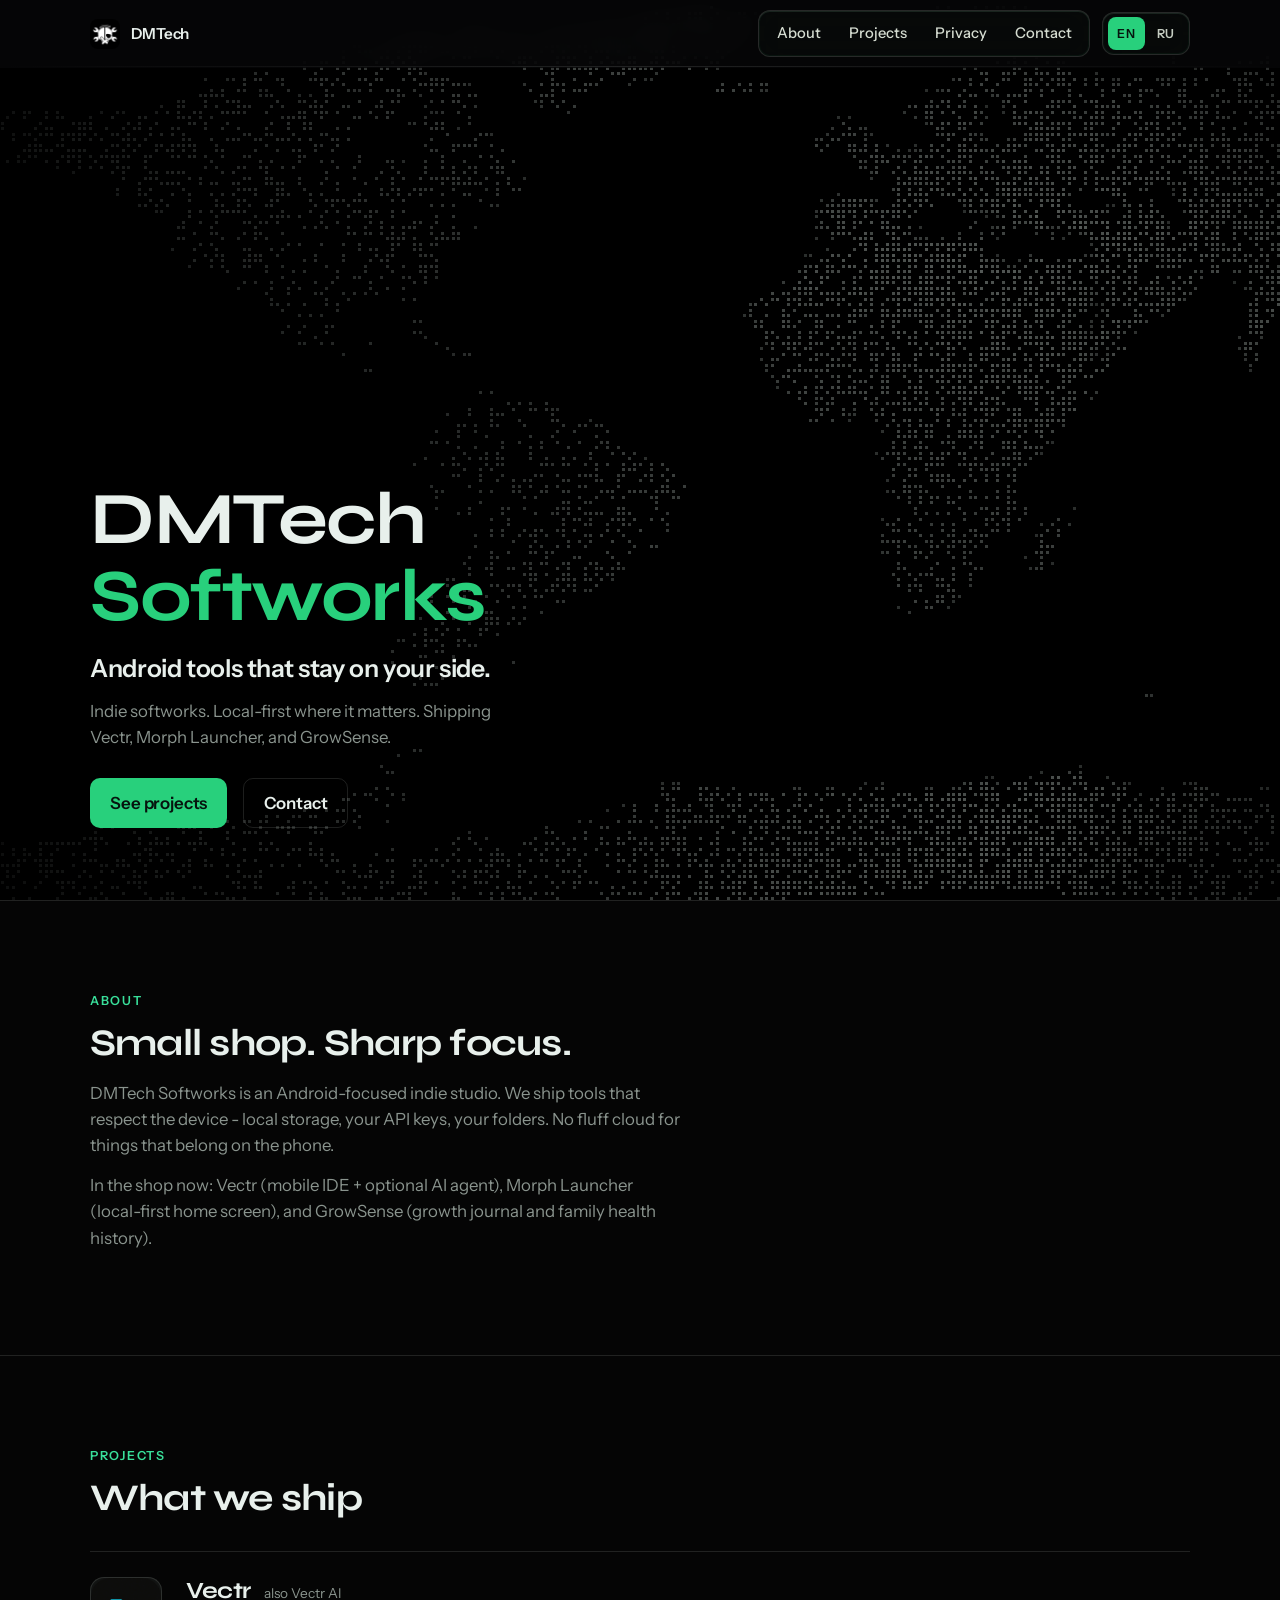
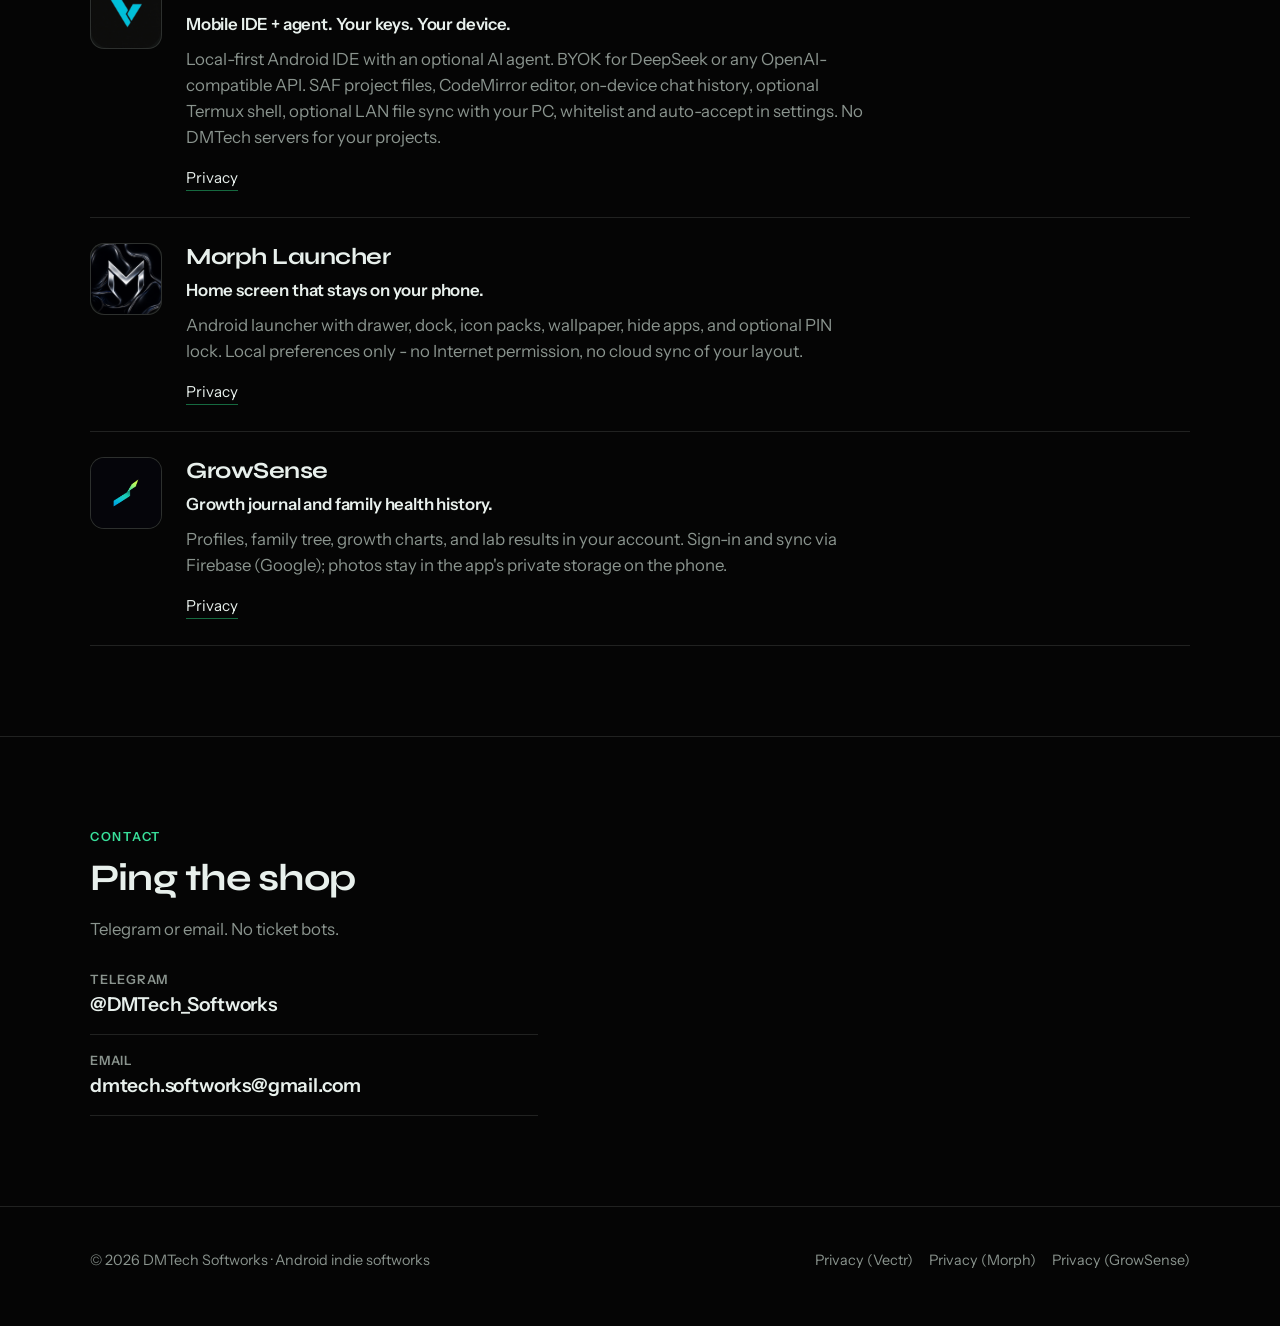
<file: index.html>
<!DOCTYPE html>
<html lang="en">
<head>
  <meta charset="utf-8" />
  <meta name="viewport" content="width=device-width, initial-scale=1" />
  <title>DMTech Softworks</title>
  <meta name="description" content="DMTech Softworks - Android indie softworks. Local-first tools. Shipping Vectr and Morph Launcher." />
  <meta name="theme-color" content="#0b0b0b" />
  <link rel="icon" href="logo/logo.png" type="image/png" />
  <link rel="preconnect" href="https://fonts.googleapis.com" />
  <link rel="preconnect" href="https://fonts.gstatic.com" crossorigin />
  <link href="https://fonts.googleapis.com/css2?family=Instrument+Sans:wght@400;500;600;700&family=Syne:wght@600;700;800&display=swap" rel="stylesheet" />
  <link rel="stylesheet" href="css/styles.css" />
</head>
<body>
  <canvas id="bg-canvas" class="bg-canvas" aria-hidden="true"></canvas>

  <div class="page">
    <header class="site-header">
      <div class="nav-inner">
        <a class="brand-mark" href="index.html">
          <img src="logo/logo.png" alt="" width="30" height="30" />
          <span>DMTech</span>
        </a>

        <button class="nav-toggle" type="button" data-nav-toggle aria-expanded="false" data-i18n-aria="nav.open">
          <span></span><span></span><span></span>
        </button>

        <div class="nav-panel" data-nav-panel>
          <ul class="nav-links">
            <li><a href="#about" data-i18n="nav.about">About</a></li>
            <li><a href="#projects" data-i18n="nav.projects">Projects</a></li>
            <li><a href="privacy/" data-i18n="nav.privacy">Privacy</a></li>
            <li><a href="#contact" data-i18n="nav.contact">Contact</a></li>
          </ul>
          <div class="lang-switch" role="group" data-i18n-aria="lang.label" aria-label="Language">
            <button type="button" data-lang-btn="en">EN</button>
            <button type="button" data-lang-btn="ru">RU</button>
          </div>
        </div>
      </div>
    </header>

    <main>
      <section class="hero">
        <div class="wrap hero-grid">
          <div>
            <h1 class="hero-brand">DMTech <span>Softworks</span></h1>
            <p class="hero-headline" data-i18n="hero.headline">Android tools that stay on your side.</p>
            <p class="hero-sub" data-i18n="hero.sub">Indie softworks. Local-first where it matters. Shipping Vectr, Morph Launcher, and GrowSense.</p>
            <div class="cta-row">
              <a class="btn btn-primary" href="#projects" data-i18n="hero.ctaProjects">See projects</a>
              <a class="btn btn-ghost" href="#contact" data-i18n="hero.ctaContact">Contact</a>
            </div>
          </div>
        </div>
      </section>

      <section class="section" id="about">
        <div class="wrap reveal">
          <p class="eyebrow" data-i18n="about.eyebrow">About</p>
          <h2 data-i18n="about.title">Small shop. Sharp focus.</h2>
          <p class="lead" data-i18n="about.body">DMTech Softworks is an Android-focused indie studio. We ship tools that respect the device - local storage, your API keys, your folders. No fluff cloud for things that belong on the phone.</p>
          <p class="lead" data-i18n="about.body2">In the shop now: Vectr (mobile IDE + optional AI agent), Morph Launcher (local-first home screen), and GrowSense (growth journal and family health history).</p>
        </div>
      </section>

      <section class="section" id="projects">
        <div class="wrap reveal">
          <p class="eyebrow" data-i18n="projects.eyebrow">Projects</p>
          <h2 data-i18n="projects.title">What we ship</h2>
          <div class="project-list" data-projects></div>
        </div>
      </section>

      <section class="section" id="contact">
        <div class="wrap reveal">
          <p class="eyebrow" data-i18n="contact.eyebrow">Contact</p>
          <h2 data-i18n="contact.title">Ping the shop</h2>
          <p class="lead" data-i18n="contact.body">Telegram or email. No ticket bots.</p>
          <ul class="contact-list">
            <li>
              <a href="https://t.me/DMTech_Softworks" rel="noopener noreferrer" target="_blank">
                <span class="label" data-i18n="contact.telegram">Telegram</span>
                <span class="value">@DMTech_Softworks</span>
              </a>
            </li>
            <li>
              <a href="mailto:dmtech.softworks@gmail.com">
                <span class="label" data-i18n="contact.email">Email</span>
                <span class="value">dmtech.softworks@gmail.com</span>
              </a>
            </li>
          </ul>
        </div>
      </section>
    </main>

    <footer class="site-footer">
      <div class="wrap footer-inner">
        <p>© <span id="y"></span> DMTech Softworks · <span data-i18n="footer.tag">Android indie softworks</span></p>
        <div class="footer-links">
          <a href="privacy/" data-i18n="footer.privacyVectr">Privacy (Vectr)</a>
          <a href="privacy/morph-launcher/" data-i18n="footer.privacyMorph">Privacy (Morph)</a>
          <a href="privacy/growsense/" data-i18n="footer.privacyGrow">Privacy (GrowSense)</a>
        </div>
      </div>
    </footer>
  </div>

  <script>
    document.getElementById("y").textContent = new Date().getFullYear();
  </script>
  <script src="js/i18n.js"></script>
  <script src="js/bg.js?v=11"></script>
  <script src="js/main.js"></script>
</body>
</html>
</file>
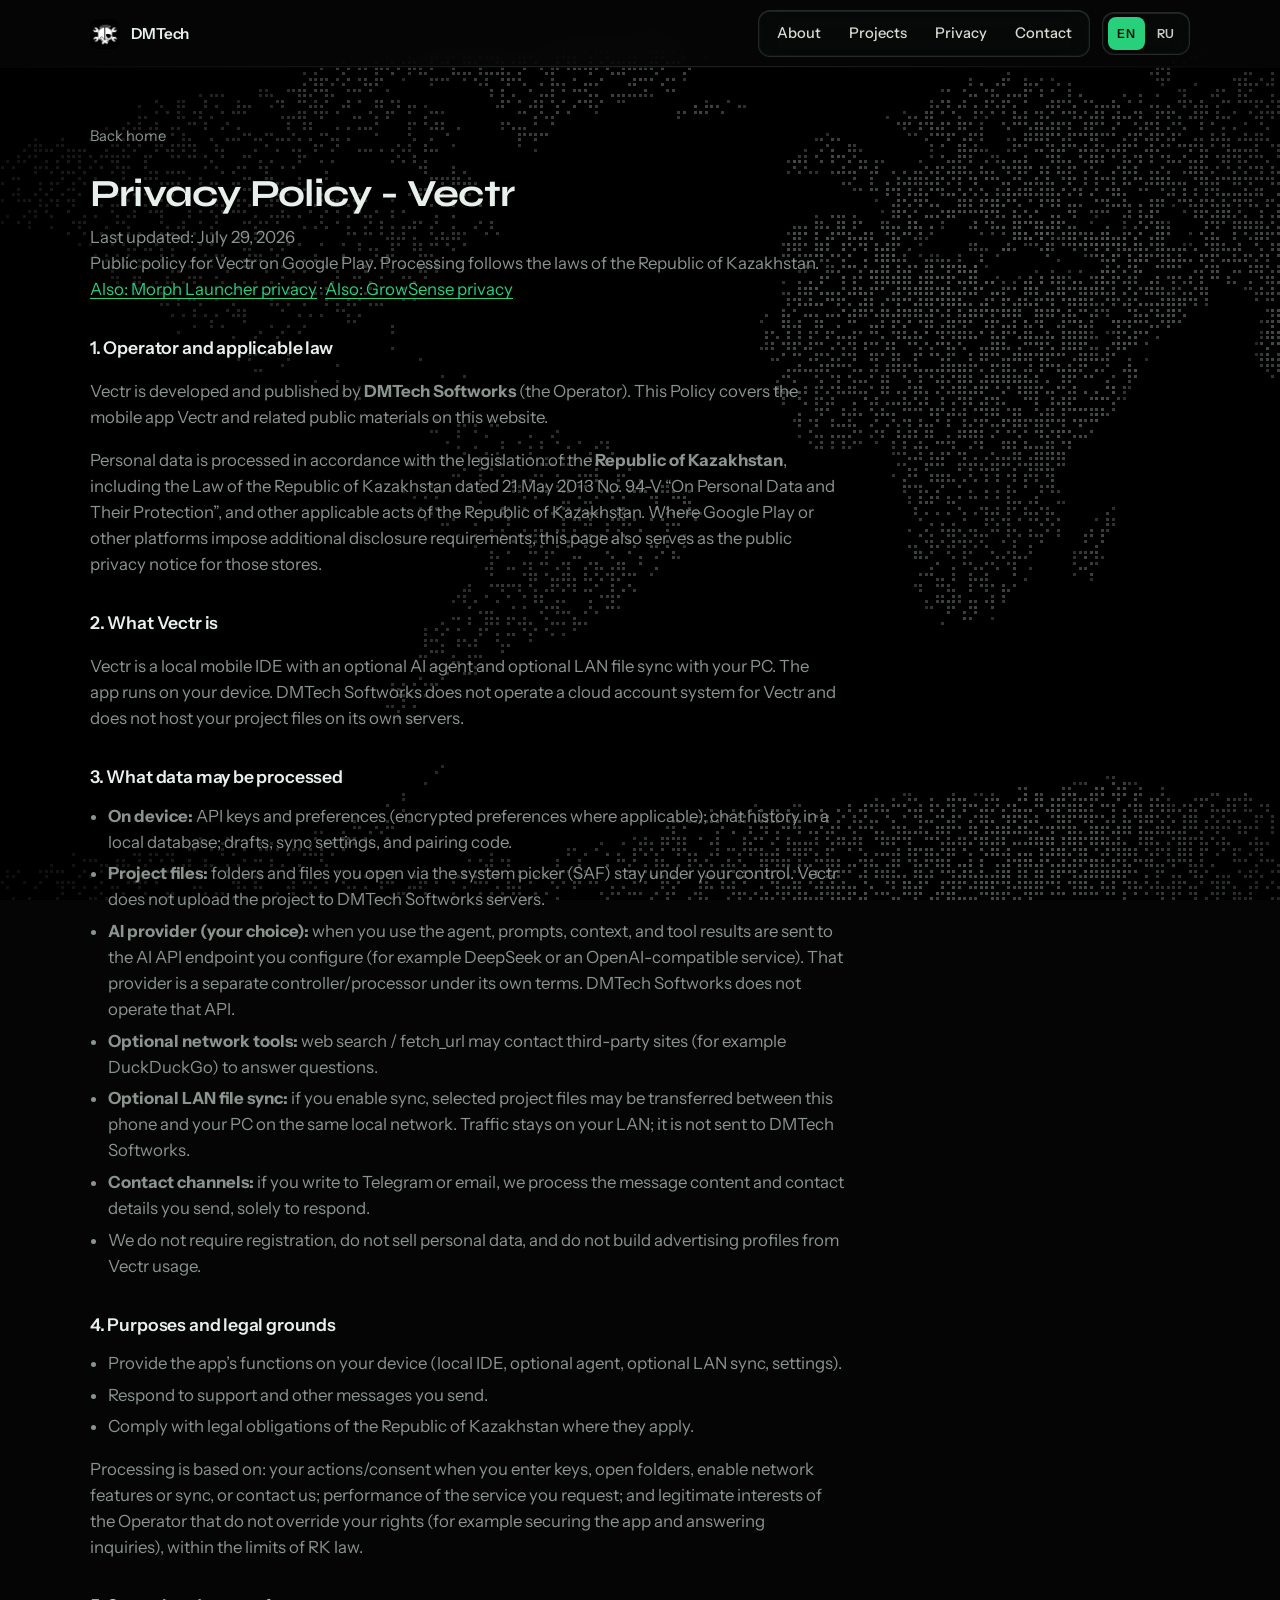
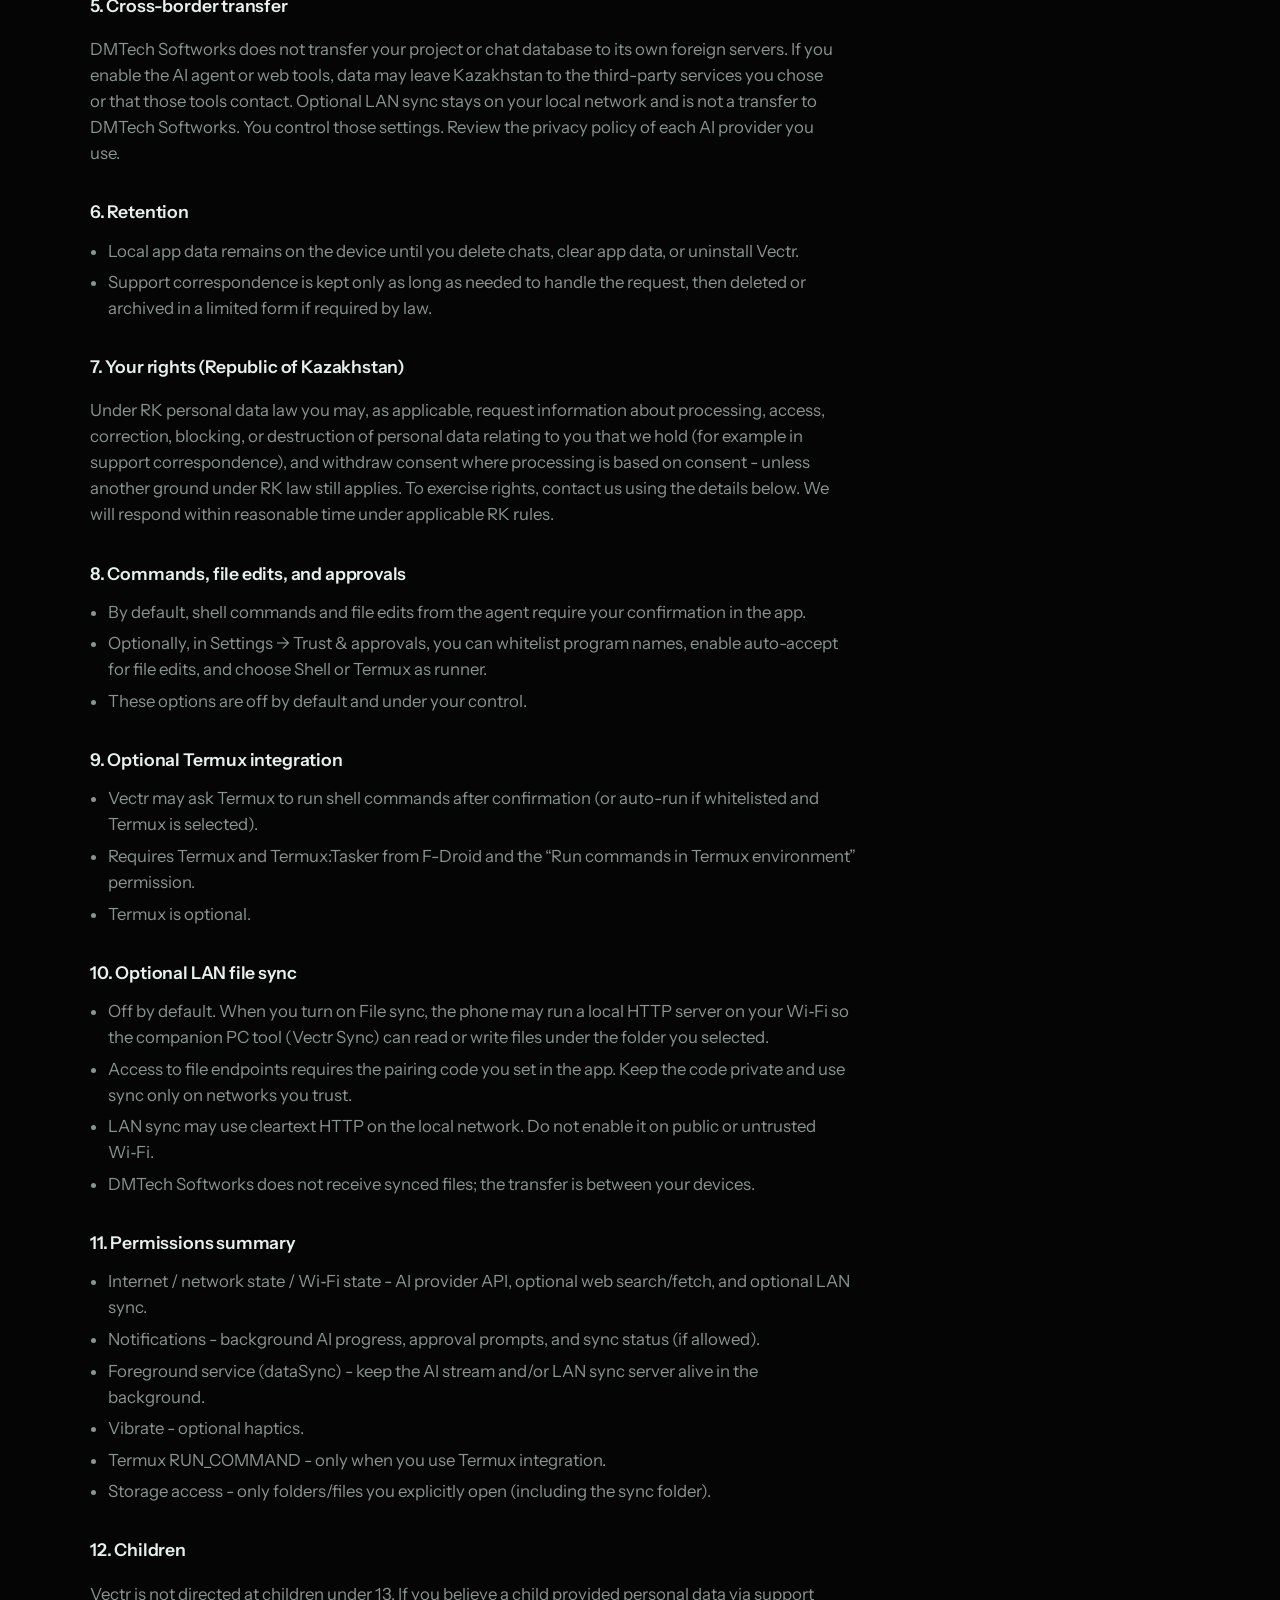
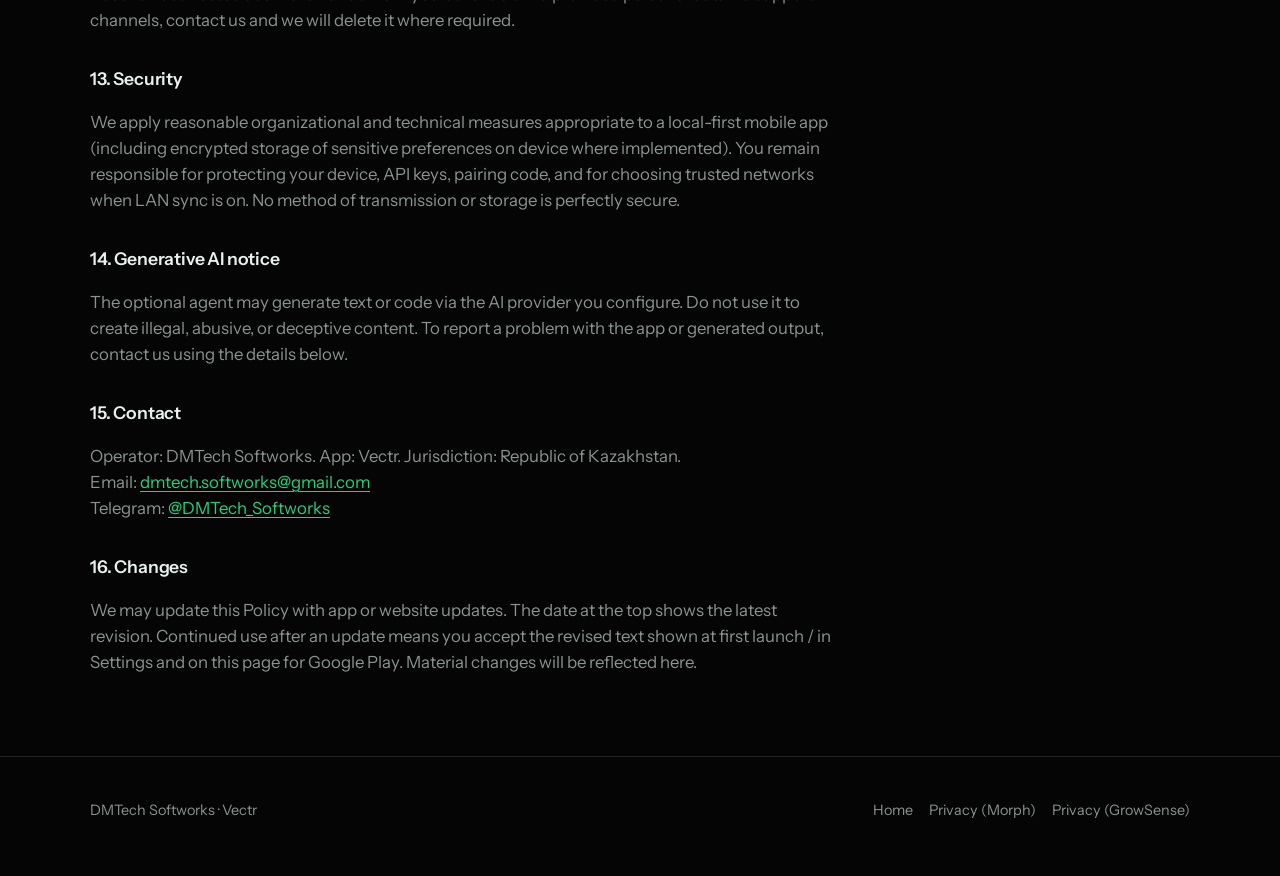
<file: privacy/index.html>
<!DOCTYPE html>
<html lang="en">
<head>
  <meta charset="utf-8" />
  <meta name="viewport" content="width=device-width, initial-scale=1" />
  <title>Privacy Policy - Vectr | DMTech Softworks</title>
  <meta name="description" content="Privacy Policy and personal data notice for Vectr by DMTech Softworks (Republic of Kazakhstan). Last updated July 29, 2026." />
  <meta name="theme-color" content="#0b0b0b" />
  <link rel="icon" href="../logo/logo.png" type="image/png" />
  <link rel="preconnect" href="https://fonts.googleapis.com" />
  <link rel="preconnect" href="https://fonts.gstatic.com" crossorigin />
  <link href="https://fonts.googleapis.com/css2?family=Instrument+Sans:wght@400;500;600;700&family=Syne:wght@600;700;800&display=swap" rel="stylesheet" />
  <link rel="stylesheet" href="../css/styles.css" />
</head>
<body>
  <canvas id="bg-canvas" class="bg-canvas" aria-hidden="true"></canvas>

  <div class="page">
    <header class="site-header">
      <div class="nav-inner">
        <a class="brand-mark" href="../index.html">
          <img src="../logo/logo.png" alt="" width="30" height="30" />
          <span>DMTech</span>
        </a>

        <button class="nav-toggle" type="button" data-nav-toggle aria-expanded="false" data-i18n-aria="nav.open">
          <span></span><span></span><span></span>
        </button>

        <div class="nav-panel" data-nav-panel>
          <ul class="nav-links">
            <li><a href="../index.html#about" data-i18n="nav.about">About</a></li>
            <li><a href="../index.html#projects" data-i18n="nav.projects">Projects</a></li>
            <li><a href="./" data-i18n="nav.privacy">Privacy</a></li>
            <li><a href="../index.html#contact" data-i18n="nav.contact">Contact</a></li>
          </ul>
          <div class="lang-switch" role="group" data-i18n-aria="lang.label" aria-label="Language">
            <button type="button" data-lang-btn="en">EN</button>
            <button type="button" data-lang-btn="ru">RU</button>
          </div>
        </div>
      </div>
    </header>

    <main class="privacy-page">
      <div class="wrap">
        <a class="back-link" href="../index.html" data-i18n="privacy.back">Back home</a>
        <h1 data-i18n="privacy.title">Privacy Policy - Vectr</h1>
        <p class="privacy-meta">
          <span data-i18n="privacy.updated">Last updated: July 29, 2026</span>
          <br />
          <span data-i18n="privacy.note">Public policy for Vectr on Google Play. Processing follows the laws of the Republic of Kazakhstan.</span>
          <br />
          <a href="morph-launcher/" data-i18n="privacy.alsoMorph">Also: Morph Launcher privacy</a>
          ·
          <a href="growsense/" data-i18n="privacy.alsoGrow">Also: GrowSense privacy</a>
        </p>

        <article class="policy-block" data-lang-panel="en">
          <h2>1. Operator and applicable law</h2>
          <p>Vectr is developed and published by <strong>DMTech Softworks</strong> (the Operator). This Policy covers the mobile app Vectr and related public materials on this website.</p>
          <p>Personal data is processed in accordance with the legislation of the <strong>Republic of Kazakhstan</strong>, including the Law of the Republic of Kazakhstan dated 21 May 2013 No. 94-V “On Personal Data and Their Protection”, and other applicable acts of the Republic of Kazakhstan. Where Google Play or other platforms impose additional disclosure requirements, this page also serves as the public privacy notice for those stores.</p>

          <h2>2. What Vectr is</h2>
          <p>Vectr is a local mobile IDE with an optional AI agent and optional LAN file sync with your PC. The app runs on your device. DMTech Softworks does not operate a cloud account system for Vectr and does not host your project files on its own servers.</p>

          <h2>3. What data may be processed</h2>
          <ul>
            <li><strong>On device:</strong> API keys and preferences (encrypted preferences where applicable); chat history in a local database; drafts, sync settings, and pairing code.</li>
            <li><strong>Project files:</strong> folders and files you open via the system picker (SAF) stay under your control. Vectr does not upload the project to DMTech Softworks servers.</li>
            <li><strong>AI provider (your choice):</strong> when you use the agent, prompts, context, and tool results are sent to the AI API endpoint you configure (for example DeepSeek or an OpenAI-compatible service). That provider is a separate controller/processor under its own terms. DMTech Softworks does not operate that API.</li>
            <li><strong>Optional network tools:</strong> web search / fetch_url may contact third-party sites (for example DuckDuckGo) to answer questions.</li>
            <li><strong>Optional LAN file sync:</strong> if you enable sync, selected project files may be transferred between this phone and your PC on the same local network. Traffic stays on your LAN; it is not sent to DMTech Softworks.</li>
            <li><strong>Contact channels:</strong> if you write to Telegram or email, we process the message content and contact details you send, solely to respond.</li>
            <li>We do not require registration, do not sell personal data, and do not build advertising profiles from Vectr usage.</li>
          </ul>

          <h2>4. Purposes and legal grounds</h2>
          <ul>
            <li>Provide the app’s functions on your device (local IDE, optional agent, optional LAN sync, settings).</li>
            <li>Respond to support and other messages you send.</li>
            <li>Comply with legal obligations of the Republic of Kazakhstan where they apply.</li>
          </ul>
          <p>Processing is based on: your actions/consent when you enter keys, open folders, enable network features or sync, or contact us; performance of the service you request; and legitimate interests of the Operator that do not override your rights (for example securing the app and answering inquiries), within the limits of RK law.</p>

          <h2>5. Cross-border transfer</h2>
          <p>DMTech Softworks does not transfer your project or chat database to its own foreign servers. If you enable the AI agent or web tools, data may leave Kazakhstan to the third-party services you chose or that those tools contact. Optional LAN sync stays on your local network and is not a transfer to DMTech Softworks. You control those settings. Review the privacy policy of each AI provider you use.</p>

          <h2>6. Retention</h2>
          <ul>
            <li>Local app data remains on the device until you delete chats, clear app data, or uninstall Vectr.</li>
            <li>Support correspondence is kept only as long as needed to handle the request, then deleted or archived in a limited form if required by law.</li>
          </ul>

          <h2>7. Your rights (Republic of Kazakhstan)</h2>
          <p>Under RK personal data law you may, as applicable, request information about processing, access, correction, blocking, or destruction of personal data relating to you that we hold (for example in support correspondence), and withdraw consent where processing is based on consent - unless another ground under RK law still applies. To exercise rights, contact us using the details below. We will respond within reasonable time under applicable RK rules.</p>

          <h2>8. Commands, file edits, and approvals</h2>
          <ul>
            <li>By default, shell commands and file edits from the agent require your confirmation in the app.</li>
            <li>Optionally, in Settings → Trust &amp; approvals, you can whitelist program names, enable auto-accept for file edits, and choose Shell or Termux as runner.</li>
            <li>These options are off by default and under your control.</li>
          </ul>

          <h2>9. Optional Termux integration</h2>
          <ul>
            <li>Vectr may ask Termux to run shell commands after confirmation (or auto-run if whitelisted and Termux is selected).</li>
            <li>Requires Termux and Termux:Tasker from F-Droid and the “Run commands in Termux environment” permission.</li>
            <li>Termux is optional.</li>
          </ul>

          <h2>10. Optional LAN file sync</h2>
          <ul>
            <li>Off by default. When you turn on File sync, the phone may run a local HTTP server on your Wi‑Fi so the companion PC tool (Vectr Sync) can read or write files under the folder you selected.</li>
            <li>Access to file endpoints requires the pairing code you set in the app. Keep the code private and use sync only on networks you trust.</li>
            <li>LAN sync may use cleartext HTTP on the local network. Do not enable it on public or untrusted Wi‑Fi.</li>
            <li>DMTech Softworks does not receive synced files; the transfer is between your devices.</li>
          </ul>

          <h2>11. Permissions summary</h2>
          <ul>
            <li>Internet / network state / Wi‑Fi state - AI provider API, optional web search/fetch, and optional LAN sync.</li>
            <li>Notifications - background AI progress, approval prompts, and sync status (if allowed).</li>
            <li>Foreground service (dataSync) - keep the AI stream and/or LAN sync server alive in the background.</li>
            <li>Vibrate - optional haptics.</li>
            <li>Termux RUN_COMMAND - only when you use Termux integration.</li>
            <li>Storage access - only folders/files you explicitly open (including the sync folder).</li>
          </ul>

          <h2>12. Children</h2>
          <p>Vectr is not directed at children under 13. If you believe a child provided personal data via support channels, contact us and we will delete it where required.</p>

          <h2>13. Security</h2>
          <p>We apply reasonable organizational and technical measures appropriate to a local-first mobile app (including encrypted storage of sensitive preferences on device where implemented). You remain responsible for protecting your device, API keys, pairing code, and for choosing trusted networks when LAN sync is on. No method of transmission or storage is perfectly secure.</p>

          <h2>14. Generative AI notice</h2>
          <p>The optional agent may generate text or code via the AI provider you configure. Do not use it to create illegal, abusive, or deceptive content. To report a problem with the app or generated output, contact us using the details below.</p>

          <h2>15. Contact</h2>
          <p>Operator: DMTech Softworks. App: Vectr. Jurisdiction: Republic of Kazakhstan.<br />
          Email: <a href="mailto:dmtech.softworks@gmail.com">dmtech.softworks@gmail.com</a><br />
          Telegram: <a href="https://t.me/DMTech_Softworks" rel="noopener noreferrer" target="_blank">@DMTech_Softworks</a></p>

          <h2>16. Changes</h2>
          <p>We may update this Policy with app or website updates. The date at the top shows the latest revision. Continued use after an update means you accept the revised text shown at first launch / in Settings and on this page for Google Play. Material changes will be reflected here.</p>
        </article>

        <article class="policy-block" data-lang-panel="ru" hidden>
          <h2>1. Оператор и применимое право</h2>
          <p>Приложение Vectr разрабатывает и публикует <strong>DMTech Softworks</strong> (Оператор). Настоящая Политика относится к мобильному приложению Vectr и связанным публичным материалам на этом сайте.</p>
          <p>Обработка персональных данных осуществляется в соответствии с законодательством <strong>Республики Казахстан</strong>, в том числе с Законом Республики Казахстан от 21 мая 2013 года № 94-V «О персональных данных и их защите», а также иными применимыми актами РК. Там, где Google Play или другие площадки требуют публичную политику конфиденциальности, эта страница выполняет и эту роль.</p>

          <h2>2. Что такое Vectr</h2>
          <p>Vectr - мобильная IDE, которая работает на телефоне: с опциональным ИИ-агентом и опциональной синхронизацией файлов с ПК по локальной сети. DMTech Softworks не ведёт облачные аккаунты Vectr и не хранит твои файлы проекта на своих серверах.</p>

          <h2>3. Какие данные могут обрабатываться</h2>
          <ul>
            <li><strong>На устройстве:</strong> API-ключи и настройки (где возможно - в зашифрованном хранилище приложения); история чатов в локальной базе; черновики, настройки синхронизации и код сопряжения.</li>
            <li><strong>Файлы проекта:</strong> папки и файлы, открытые через системный выбор, остаются под твоим контролем. Vectr не загружает проект на серверы DMTech Softworks.</li>
            <li><strong>Провайдер ИИ (твой выбор):</strong> при работе агента запросы, контекст и результаты инструментов уходят на адрес API, который указал ты (например DeepSeek или любой OpenAI-совместимый сервис). Этот провайдер обрабатывает данные по своим правилам. Мы этот API не предоставляем.</li>
            <li><strong>Опциональная сеть:</strong> поиск в сети и загрузка страниц могут обращаться к сторонним сайтам (например DuckDuckGo).</li>
            <li><strong>Опциональная синхронизация по локальной сети:</strong> если включишь её, выбранные файлы проекта могут передаваться между телефоном и твоим ПК в одной сети. Трафик остаётся в локальной сети и не уходит на серверы DMTech Softworks.</li>
            <li><strong>Обращения:</strong> если пишешь в Telegram или на почту, мы обрабатываем содержание сообщения и указанные тобой контакты только чтобы ответить.</li>
            <li>Регистрация не требуется, персональные данные не продаём, рекламные профили по использованию Vectr не строим.</li>
          </ul>

          <h2>4. Цели и основания обработки</h2>
          <ul>
            <li>Обеспечение работы функций приложения на устройстве (IDE, опциональный агент, опциональная синхронизация по сети, настройки).</li>
            <li>Ответы на обращения в поддержку и иные сообщения.</li>
            <li>Исполнение обязанностей, установленных законодательством Республики Казахстан, когда они применимы.</li>
          </ul>
          <p>Основания: твои действия и согласие (ввод ключей, открытие папок, включение сетевых функций или синхронизации, обращение к нам); оказание запрошенной услуги; законные интересы Оператора, не нарушающие твои права (например безопасность приложения и ответы на запросы), в пределах законодательства РК.</p>

          <h2>5. Трансграничная передача</h2>
          <p>DMTech Softworks не передаёт твой проект или базу чатов на свои зарубежные серверы. Если включён ИИ-агент или веб-инструменты, данные могут уйти за пределы Казахстана к сторонним сервисам, которые ты выбрал, или к сайтам, к которым обращаются эти инструменты. Опциональная синхронизация по локальной сети остаётся в этой сети и не является передачей данных DMTech Softworks. Настройки контролируешь ты. Ознакомься с политикой конфиденциальности каждого используемого провайдера ИИ.</p>

          <h2>6. Сроки хранения</h2>
          <ul>
            <li>Локальные данные приложения хранятся на устройстве, пока ты не удалишь чаты, не очистишь данные приложения или не удалишь Vectr.</li>
            <li>Переписка поддержки хранится столько, сколько нужно для ответа на запрос, затем удаляется или ограничивается, если иное не требуется законом.</li>
          </ul>

          <h2>7. Права субъекта персональных данных (РК)</h2>
          <p>В соответствии с законодательством РК о персональных данных ты вправе (в применимых случаях) получать сведения об обработке, доступ, исправление, блокирование или уничтожение персональных данных, которые мы храним (например в переписке поддержки), а также отозвать согласие, если обработка основана на согласии - если иное основание по закону РК не сохраняется. Для реализации прав пиши по контактам ниже. Ответим в разумный срок согласно применимым нормам РК.</p>

          <h2>8. Команды, правки файлов и подтверждения</h2>
          <ul>
            <li>По умолчанию команды оболочки и правки файлов от агента требуют твоего подтверждения в приложении.</li>
            <li>Опционально в «Настройки → Доверие и подтверждения» можно добавить программы в белый список, включить авто-принятие правок и выбрать исполнитель (Shell или Termux).</li>
            <li>Эти опции по умолчанию выключены и управляются тобой.</li>
          </ul>

          <h2>9. Опциональный Termux</h2>
          <ul>
            <li>Vectr может попросить Termux выполнить команду оболочки после подтверждения (или автоматически, если программа в белом списке и выбран Termux).</li>
            <li>Нужны Termux и Termux:Tasker из F-Droid и разрешение «Выполнение команд в среде Termux».</li>
            <li>Termux необязателен.</li>
          </ul>

          <h2>10. Опциональная синхронизация по локальной сети</h2>
          <ul>
            <li>По умолчанию выключена. Если включишь синхронизацию файлов, телефон может поднять локальный HTTP-сервер в Wi‑Fi, чтобы программа на ПК (Vectr Sync) читала или писала файлы в выбранной тобой папке.</li>
            <li>Доступ к файлам требует код сопряжения из приложения. Не свети код и включай синхронизацию только в сетях, которым доверяешь.</li>
            <li>В локальной сети обмен может идти по незашифрованному HTTP. Не включай на публичном или недоверенном Wi‑Fi.</li>
            <li>DMTech Softworks синхронизируемые файлы не получает: обмен только между твоими устройствами.</li>
          </ul>

          <h2>11. Разрешения</h2>
          <ul>
            <li>Интернет / состояние сети / Wi‑Fi - API провайдера ИИ, опциональный поиск и загрузка страниц, опциональная синхронизация по сети.</li>
            <li>Уведомления - прогресс фоновой работы ИИ, запросы на подтверждение и статус синхронизации (если разрешишь).</li>
            <li>Служба переднего плана (синхронизация данных) - чтобы поток ИИ и/или сервер локальной синхронизации не убивались в фоне.</li>
            <li>Вибрация - опциональная тактильная обратная связь.</li>
            <li>Termux RUN_COMMAND - только если пользуешься интеграцией с Termux.</li>
            <li>Доступ к файлам - только к папкам и файлам, которые ты сам открыл (включая папку синхронизации).</li>
          </ul>

          <h2>12. Дети</h2>
          <p>Vectr не предназначен для детей младше 13 лет. Если считаешь, что ребёнок передал персональные данные через каналы поддержки - напиши нам, удалим, где это требуется.</p>

          <h2>13. Безопасность</h2>
          <p>Применяем разумные организационные и технические меры, уместные для приложения, которое хранит данные на устройстве (включая шифрование чувствительных настроек, где это реализовано). Устройство, API-ключи, код сопряжения и выбор доверенной сети при включённой синхронизации - на твоей стороне. Абсолютной защиты не существует.</p>

          <h2>14. Уведомление о генеративном ИИ</h2>
          <p>Опциональный агент может генерировать текст или код через провайдера ИИ, которого ты настроил. Не используй его для незаконного, оскорбительного или обманного контента. Жалобы на приложение или сгенерированный вывод - по контактам ниже.</p>

          <h2>15. Контакты</h2>
          <p>Оператор: DMTech Softworks. Приложение: Vectr. Юрисдикция: Республика Казахстан.<br />
          Email: <a href="mailto:dmtech.softworks@gmail.com">dmtech.softworks@gmail.com</a><br />
          Telegram: <a href="https://t.me/DMTech_Softworks" rel="noopener noreferrer" target="_blank">@DMTech_Softworks</a></p>

          <h2>16. Изменения</h2>
          <p>Политика может обновляться вместе с приложением или сайтом. Дата вверху - актуальная редакция. Продолжая пользоваться после обновления, ты принимаешь текст при первом запуске / в настройках и на этой странице для Google Play. Существенные изменения отражаются здесь.</p>
        </article>
      </div>
    </main>

    <footer class="site-footer">
      <div class="wrap footer-inner">
        <p>DMTech Softworks · Vectr</p>
        <div class="footer-links">
          <a href="../index.html" data-i18n="footer.home">Home</a>
          <a href="morph-launcher/" data-i18n="footer.privacyMorph">Privacy (Morph)</a>
          <a href="growsense/" data-i18n="footer.privacyGrow">Privacy (GrowSense)</a>
        </div>
      </div>
    </footer>
  </div>

  <script src="../js/i18n.js"></script>
  <script src="../js/bg.js?v=11"></script>
  <script src="../js/main.js"></script>
</body>
</html>
</file>
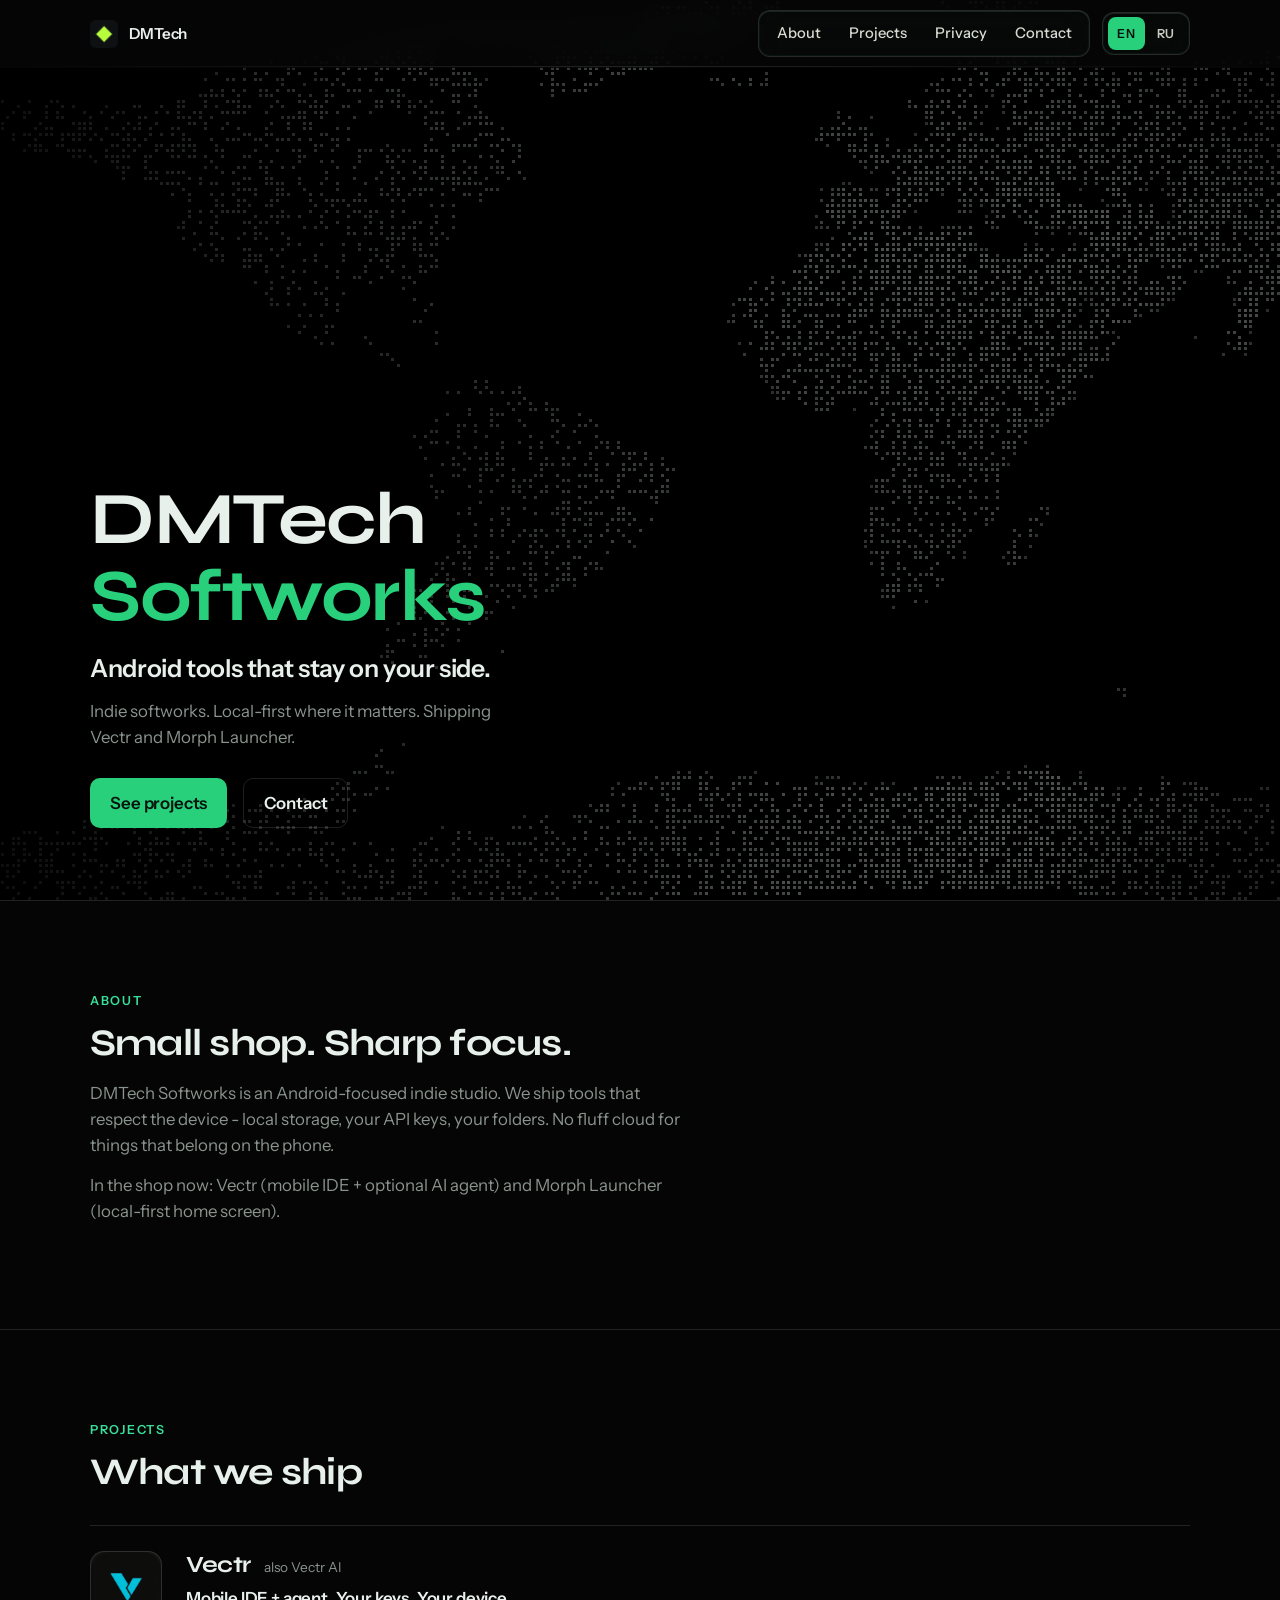
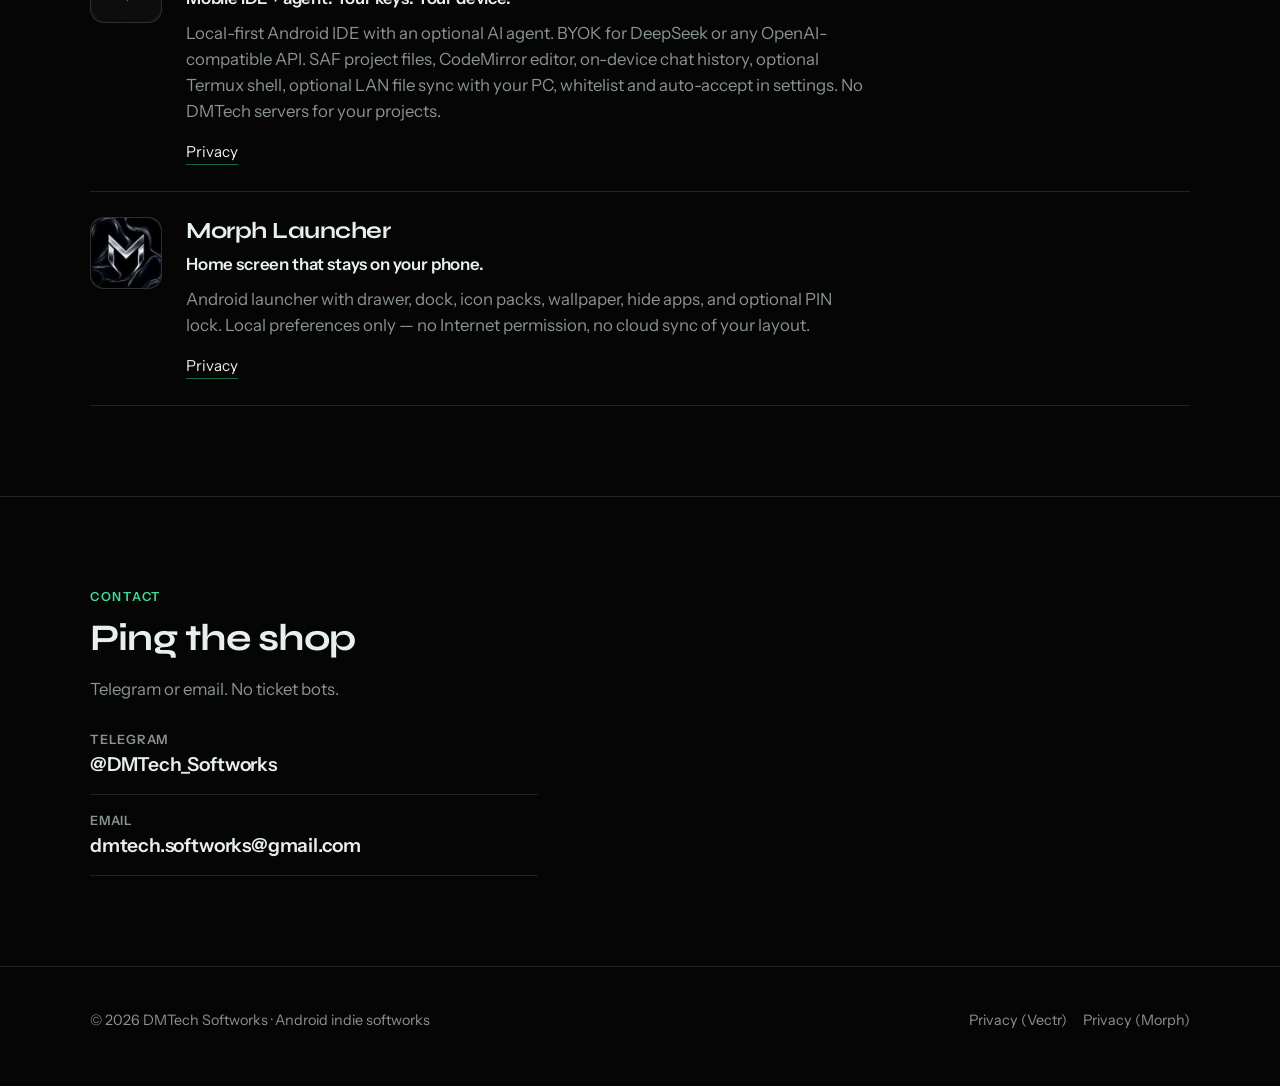
<file: site/index.html>
<!DOCTYPE html>
<html lang="en">
<head>
  <meta charset="utf-8" />
  <meta name="viewport" content="width=device-width, initial-scale=1" />
  <title>DMTech Softworks</title>
  <meta name="description" content="DMTech Softworks - Android indie softworks. Local-first tools. Shipping Vectr and Morph Launcher." />
  <meta name="theme-color" content="#0b0b0b" />
  <link rel="icon" href="logo/logo.png" type="image/png" />
  <link rel="preconnect" href="https://fonts.googleapis.com" />
  <link rel="preconnect" href="https://fonts.gstatic.com" crossorigin />
  <link href="https://fonts.googleapis.com/css2?family=Instrument+Sans:wght@400;500;600;700&family=Syne:wght@600;700;800&display=swap" rel="stylesheet" />
  <link rel="stylesheet" href="css/styles.css" />
</head>
<body>
  <canvas id="bg-canvas" class="bg-canvas" aria-hidden="true"></canvas>

  <div class="page">
    <header class="site-header">
      <div class="nav-inner">
        <a class="brand-mark" href="index.html">
          <img src="logo/logo.png" alt="" width="28" height="28" />
          <span>DMTech</span>
        </a>

        <button class="nav-toggle" type="button" data-nav-toggle aria-expanded="false" data-i18n-aria="nav.open">
          <span></span><span></span><span></span>
        </button>

        <div class="nav-panel" data-nav-panel>
          <ul class="nav-links">
            <li><a href="#about" data-i18n="nav.about">About</a></li>
            <li><a href="#projects" data-i18n="nav.projects">Projects</a></li>
            <li><a href="privacy/" data-i18n="nav.privacy">Privacy</a></li>
            <li><a href="#contact" data-i18n="nav.contact">Contact</a></li>
          </ul>
          <div class="lang-switch" role="group" data-i18n-aria="lang.label" aria-label="Language">
            <button type="button" data-lang-btn="en">EN</button>
            <button type="button" data-lang-btn="ru">RU</button>
          </div>
        </div>
      </div>
    </header>

    <main>
      <section class="hero">
        <div class="wrap hero-grid">
          <div>
            <h1 class="hero-brand">DMTech <span>Softworks</span></h1>
            <p class="hero-headline" data-i18n="hero.headline">Android tools that stay on your side.</p>
            <p class="hero-sub" data-i18n="hero.sub">Indie softworks. Local-first where it matters. Shipping Vectr and Morph Launcher.</p>
            <div class="cta-row">
              <a class="btn btn-primary" href="#projects" data-i18n="hero.ctaProjects">See projects</a>
              <a class="btn btn-ghost" href="#contact" data-i18n="hero.ctaContact">Contact</a>
            </div>
          </div>
        </div>
      </section>

      <section class="section" id="about">
        <div class="wrap reveal">
          <p class="eyebrow" data-i18n="about.eyebrow">About</p>
          <h2 data-i18n="about.title">Small shop. Sharp focus.</h2>
          <p class="lead" data-i18n="about.body">DMTech Softworks is an Android-focused indie studio. We ship tools that respect the device - local storage, your API keys, your folders. No fluff cloud for things that belong on the phone.</p>
          <p class="lead" data-i18n="about.body2">In the shop now: Vectr (mobile IDE + optional AI agent) and Morph Launcher (local-first home screen).</p>
        </div>
      </section>

      <section class="section" id="projects">
        <div class="wrap reveal">
          <p class="eyebrow" data-i18n="projects.eyebrow">Projects</p>
          <h2 data-i18n="projects.title">What we ship</h2>
          <div class="project-list" data-projects></div>
        </div>
      </section>

      <section class="section" id="contact">
        <div class="wrap reveal">
          <p class="eyebrow" data-i18n="contact.eyebrow">Contact</p>
          <h2 data-i18n="contact.title">Ping the shop</h2>
          <p class="lead" data-i18n="contact.body">Telegram or email. No ticket bots.</p>
          <ul class="contact-list">
            <li>
              <a href="https://t.me/DMTech_Softworks" rel="noopener noreferrer" target="_blank">
                <span class="label" data-i18n="contact.telegram">Telegram</span>
                <span class="value">@DMTech_Softworks</span>
              </a>
            </li>
            <li>
              <a href="mailto:dmtech.softworks@gmail.com">
                <span class="label" data-i18n="contact.email">Email</span>
                <span class="value">dmtech.softworks@gmail.com</span>
              </a>
            </li>
          </ul>
        </div>
      </section>
    </main>

    <footer class="site-footer">
      <div class="wrap footer-inner">
        <p>© <span id="y"></span> DMTech Softworks · <span data-i18n="footer.tag">Android indie softworks</span></p>
        <div class="footer-links">
          <a href="privacy/" data-i18n="footer.privacyVectr">Privacy (Vectr)</a>
          <a href="privacy/morph-launcher/" data-i18n="footer.privacyMorph">Privacy (Morph)</a>
        </div>
      </div>
    </footer>
  </div>

  <script>
    document.getElementById("y").textContent = new Date().getFullYear();
  </script>
  <script src="js/i18n.js"></script>
  <script src="js/bg.js?v=11"></script>
  <script src="js/main.js"></script>
</body>
</html>
</file>
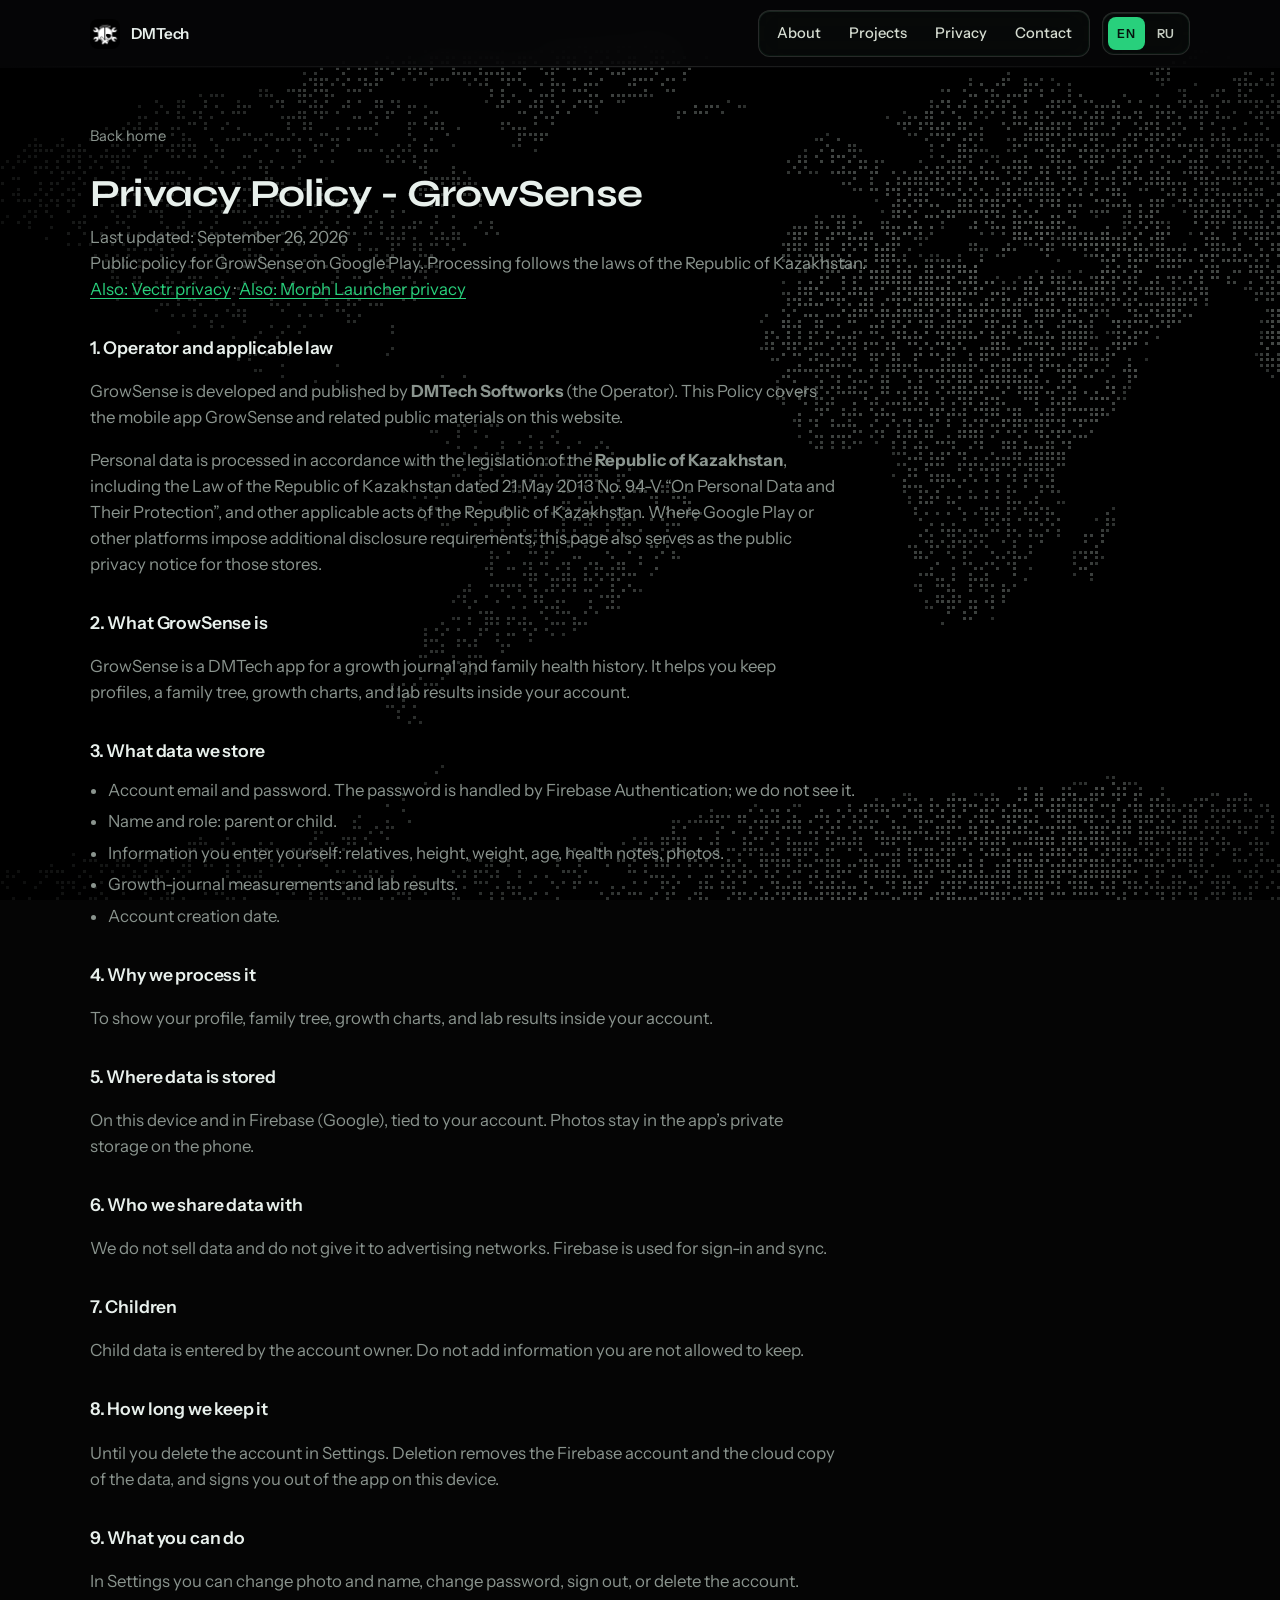
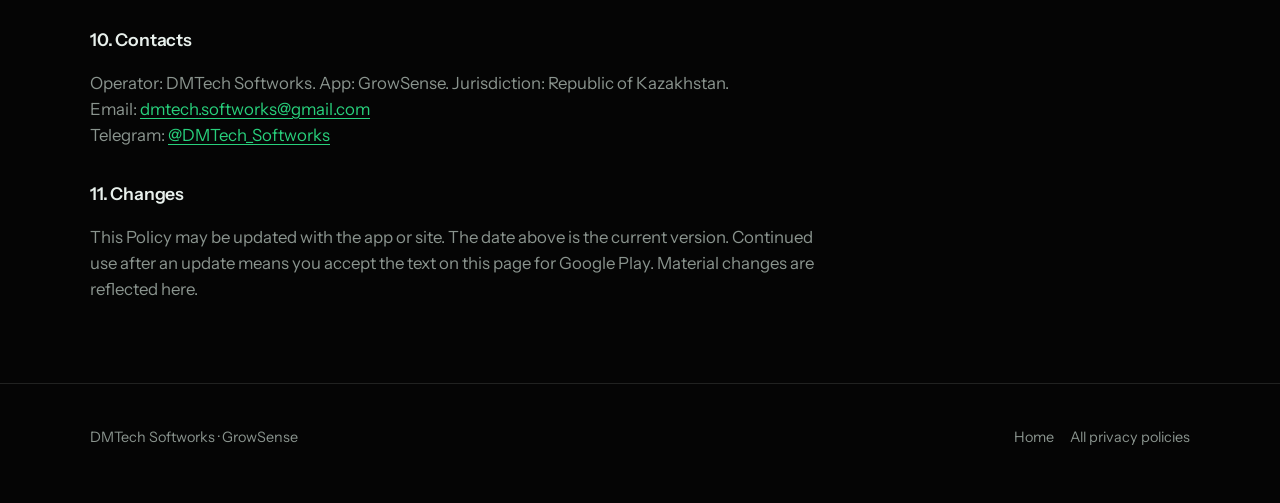
<file: privacy/growsense/index.html>
<!DOCTYPE html>
<html lang="en">
<head>
  <meta charset="utf-8" />
  <meta name="viewport" content="width=device-width, initial-scale=1" />
  <title>Privacy Policy - GrowSense | DMTech Softworks</title>
  <meta name="description" content="Privacy Policy and personal data notice for GrowSense by DMTech Softworks (Republic of Kazakhstan). Last updated September 26, 2026." />
  <meta name="theme-color" content="#0b0b0b" />
  <link rel="icon" href="../../logo/logo.png" type="image/png" />
  <link rel="preconnect" href="https://fonts.googleapis.com" />
  <link rel="preconnect" href="https://fonts.gstatic.com" crossorigin />
  <link href="https://fonts.googleapis.com/css2?family=Instrument+Sans:wght@400;500;600;700&family=Syne:wght@600;700;800&display=swap" rel="stylesheet" />
  <link rel="stylesheet" href="../../css/styles.css" />
</head>
<body>
  <canvas id="bg-canvas" class="bg-canvas" aria-hidden="true"></canvas>

  <div class="page">
    <header class="site-header">
      <div class="nav-inner">
        <a class="brand-mark" href="../../index.html">
          <img src="../../logo/logo.png" alt="" width="30" height="30" />
          <span>DMTech</span>
        </a>

        <button class="nav-toggle" type="button" data-nav-toggle aria-expanded="false" data-i18n-aria="nav.open">
          <span></span><span></span><span></span>
        </button>

        <div class="nav-panel" data-nav-panel>
          <ul class="nav-links">
            <li><a href="../../index.html#about" data-i18n="nav.about">About</a></li>
            <li><a href="../../index.html#projects" data-i18n="nav.projects">Projects</a></li>
            <li><a href="../" data-i18n="nav.privacy">Privacy</a></li>
            <li><a href="../../index.html#contact" data-i18n="nav.contact">Contact</a></li>
          </ul>
          <div class="lang-switch" role="group" data-i18n-aria="lang.label" aria-label="Language">
            <button type="button" data-lang-btn="en">EN</button>
            <button type="button" data-lang-btn="ru">RU</button>
          </div>
        </div>
      </div>
    </header>

    <main class="privacy-page">
      <div class="wrap">
        <a class="back-link" href="../../index.html" data-i18n="privacy.back">Back home</a>
        <h1 data-i18n="privacy.grow.title">Privacy Policy - GrowSense</h1>
        <p class="privacy-meta">
          <span data-i18n="privacy.grow.updated">Last updated: September 26, 2026</span>
          <br />
          <span data-i18n="privacy.grow.note">Public policy for GrowSense on Google Play. Processing follows the laws of the Republic of Kazakhstan.</span>
          <br />
          <a href="../" data-i18n="privacy.alsoVectr">Also: Vectr privacy</a>
          ·
          <a href="../morph-launcher/" data-i18n="privacy.alsoMorph">Also: Morph Launcher privacy</a>
        </p>

        <article class="policy-block" data-lang-panel="en">
          <h2>1. Operator and applicable law</h2>
          <p>GrowSense is developed and published by <strong>DMTech Softworks</strong> (the Operator). This Policy covers the mobile app GrowSense and related public materials on this website.</p>
          <p>Personal data is processed in accordance with the legislation of the <strong>Republic of Kazakhstan</strong>, including the Law of the Republic of Kazakhstan dated 21 May 2013 No. 94-V “On Personal Data and Their Protection”, and other applicable acts of the Republic of Kazakhstan. Where Google Play or other platforms impose additional disclosure requirements, this page also serves as the public privacy notice for those stores.</p>

          <h2>2. What GrowSense is</h2>
          <p>GrowSense is a DMTech app for a growth journal and family health history. It helps you keep profiles, a family tree, growth charts, and lab results inside your account.</p>

          <h2>3. What data we store</h2>
          <ul>
            <li>Account email and password. The password is handled by Firebase Authentication; we do not see it.</li>
            <li>Name and role: parent or child.</li>
            <li>Information you enter yourself: relatives, height, weight, age, health notes, photos.</li>
            <li>Growth-journal measurements and lab results.</li>
            <li>Account creation date.</li>
          </ul>

          <h2>4. Why we process it</h2>
          <p>To show your profile, family tree, growth charts, and lab results inside your account.</p>

          <h2>5. Where data is stored</h2>
          <p>On this device and in Firebase (Google), tied to your account. Photos stay in the app’s private storage on the phone.</p>

          <h2>6. Who we share data with</h2>
          <p>We do not sell data and do not give it to advertising networks. Firebase is used for sign-in and sync.</p>

          <h2>7. Children</h2>
          <p>Child data is entered by the account owner. Do not add information you are not allowed to keep.</p>

          <h2>8. How long we keep it</h2>
          <p>Until you delete the account in Settings. Deletion removes the Firebase account and the cloud copy of the data, and signs you out of the app on this device.</p>

          <h2>9. What you can do</h2>
          <p>In Settings you can change photo and name, change password, sign out, or delete the account.</p>

          <h2>10. Contacts</h2>
          <p>Operator: DMTech Softworks. App: GrowSense. Jurisdiction: Republic of Kazakhstan.<br />
          Email: <a href="mailto:dmtech.softworks@gmail.com">dmtech.softworks@gmail.com</a><br />
          Telegram: <a href="https://t.me/DMTech_Softworks" rel="noopener noreferrer" target="_blank">@DMTech_Softworks</a></p>

          <h2>11. Changes</h2>
          <p>This Policy may be updated with the app or site. The date above is the current version. Continued use after an update means you accept the text on this page for Google Play. Material changes are reflected here.</p>
        </article>

        <article class="policy-block" data-lang-panel="ru" hidden>
          <h2>1. Оператор и применимое право</h2>
          <p>Приложение GrowSense разрабатывает и публикует <strong>DMTech Softworks</strong> (Оператор). Настоящая Политика относится к мобильному приложению GrowSense и связанным публичным материалам на этом сайте.</p>
          <p>Обработка персональных данных осуществляется в соответствии с законодательством <strong>Республики Казахстан</strong>, в том числе с Законом Республики Казахстан от 21 мая 2013 года № 94-V «О персональных данных и их защите», а также иными применимыми актами РК. Там, где Google Play или другие площадки требуют публичную политику конфиденциальности, эта страница выполняет и эту роль.</p>

          <h2>2. Что такое GrowSense</h2>
          <p>GrowSense - приложение DMTech для дневника роста и семейной истории здоровья. Оно помогает вести профиль, древо семьи, графики роста и анализы внутри вашего аккаунта.</p>

          <h2>3. Какие данные мы храним</h2>
          <ul>
            <li>Почта и пароль аккаунта. Пароль обрабатывает Firebase Authentication, мы его не видим.</li>
            <li>Имя и роль: родитель или ребёнок.</li>
            <li>Сведения, которые вы вводите сами: родственники, рост, вес, возраст, заметки о здоровье, фото.</li>
            <li>Измерения дневника роста и результаты анализов.</li>
            <li>Дата создания аккаунта.</li>
          </ul>

          <h2>4. Зачем</h2>
          <p>Чтобы показывать профиль, древо семьи, графики роста и анализы внутри вашего аккаунта.</p>

          <h2>5. Где хранятся данные</h2>
          <p>На этом устройстве и в Firebase (Google), привязанные к вашему аккаунту. Фото лежат в закрытом хранилище приложения на телефоне.</p>

          <h2>6. Кому мы передаём данные</h2>
          <p>Мы не продаём данные и не отдаём их рекламным сетям. Firebase нужен для входа и синхронизации.</p>

          <h2>7. Дети</h2>
          <p>Данные о ребёнке вводит владелец аккаунта. Не добавляйте сведения, которые вы не вправе хранить.</p>

          <h2>8. Сколько мы храним</h2>
          <p>Пока вы не удалите аккаунт в настройках. Удаление стирает аккаунт Firebase и облачную копию данных и выходит из приложения на этом устройстве.</p>

          <h2>9. Ваши действия</h2>
          <p>В настройках можно сменить фото и имя, сменить пароль, выйти из аккаунта или удалить его.</p>

          <h2>10. Контакты</h2>
          <p>Оператор: DMTech Softworks. Приложение: GrowSense. Юрисдикция: Республика Казахстан.<br />
          Email: <a href="mailto:dmtech.softworks@gmail.com">dmtech.softworks@gmail.com</a><br />
          Telegram: <a href="https://t.me/DMTech_Softworks" rel="noopener noreferrer" target="_blank">@DMTech_Softworks</a></p>

          <h2>11. Изменения</h2>
          <p>Политика может обновляться вместе с приложением или сайтом. Дата вверху - актуальная редакция. Продолжая пользоваться после обновления, ты принимаешь текст на этой странице для Google Play. Существенные изменения отражаются здесь.</p>
        </article>
      </div>
    </main>

    <footer class="site-footer">
      <div class="wrap footer-inner">
        <p>DMTech Softworks · GrowSense</p>
        <div class="footer-links">
          <a href="../../index.html" data-i18n="footer.home">Home</a>
          <a href="../" data-i18n="footer.privacyHub">All privacy policies</a>
        </div>
      </div>
    </footer>
  </div>

  <script src="../../js/i18n.js"></script>
  <script src="../../js/bg.js"></script>
  <script src="../../js/main.js"></script>
</body>
</html>
</file>
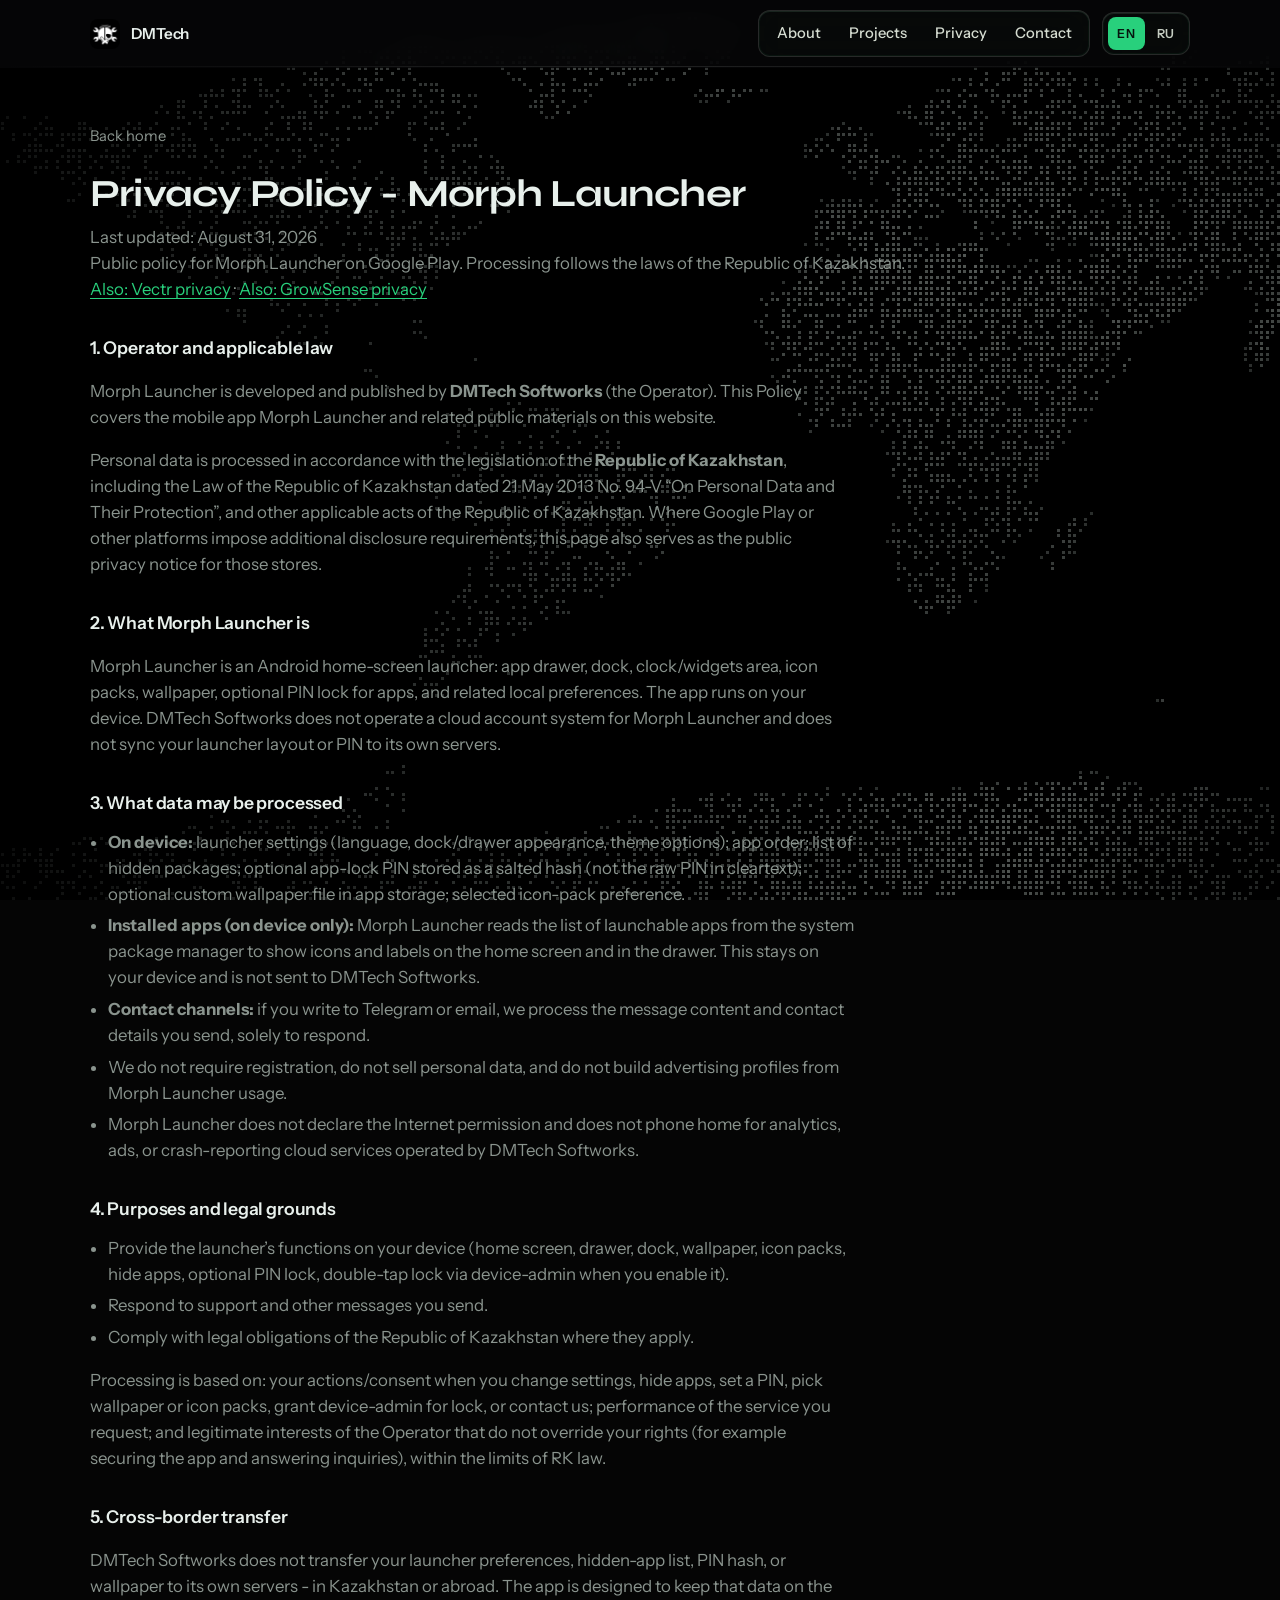
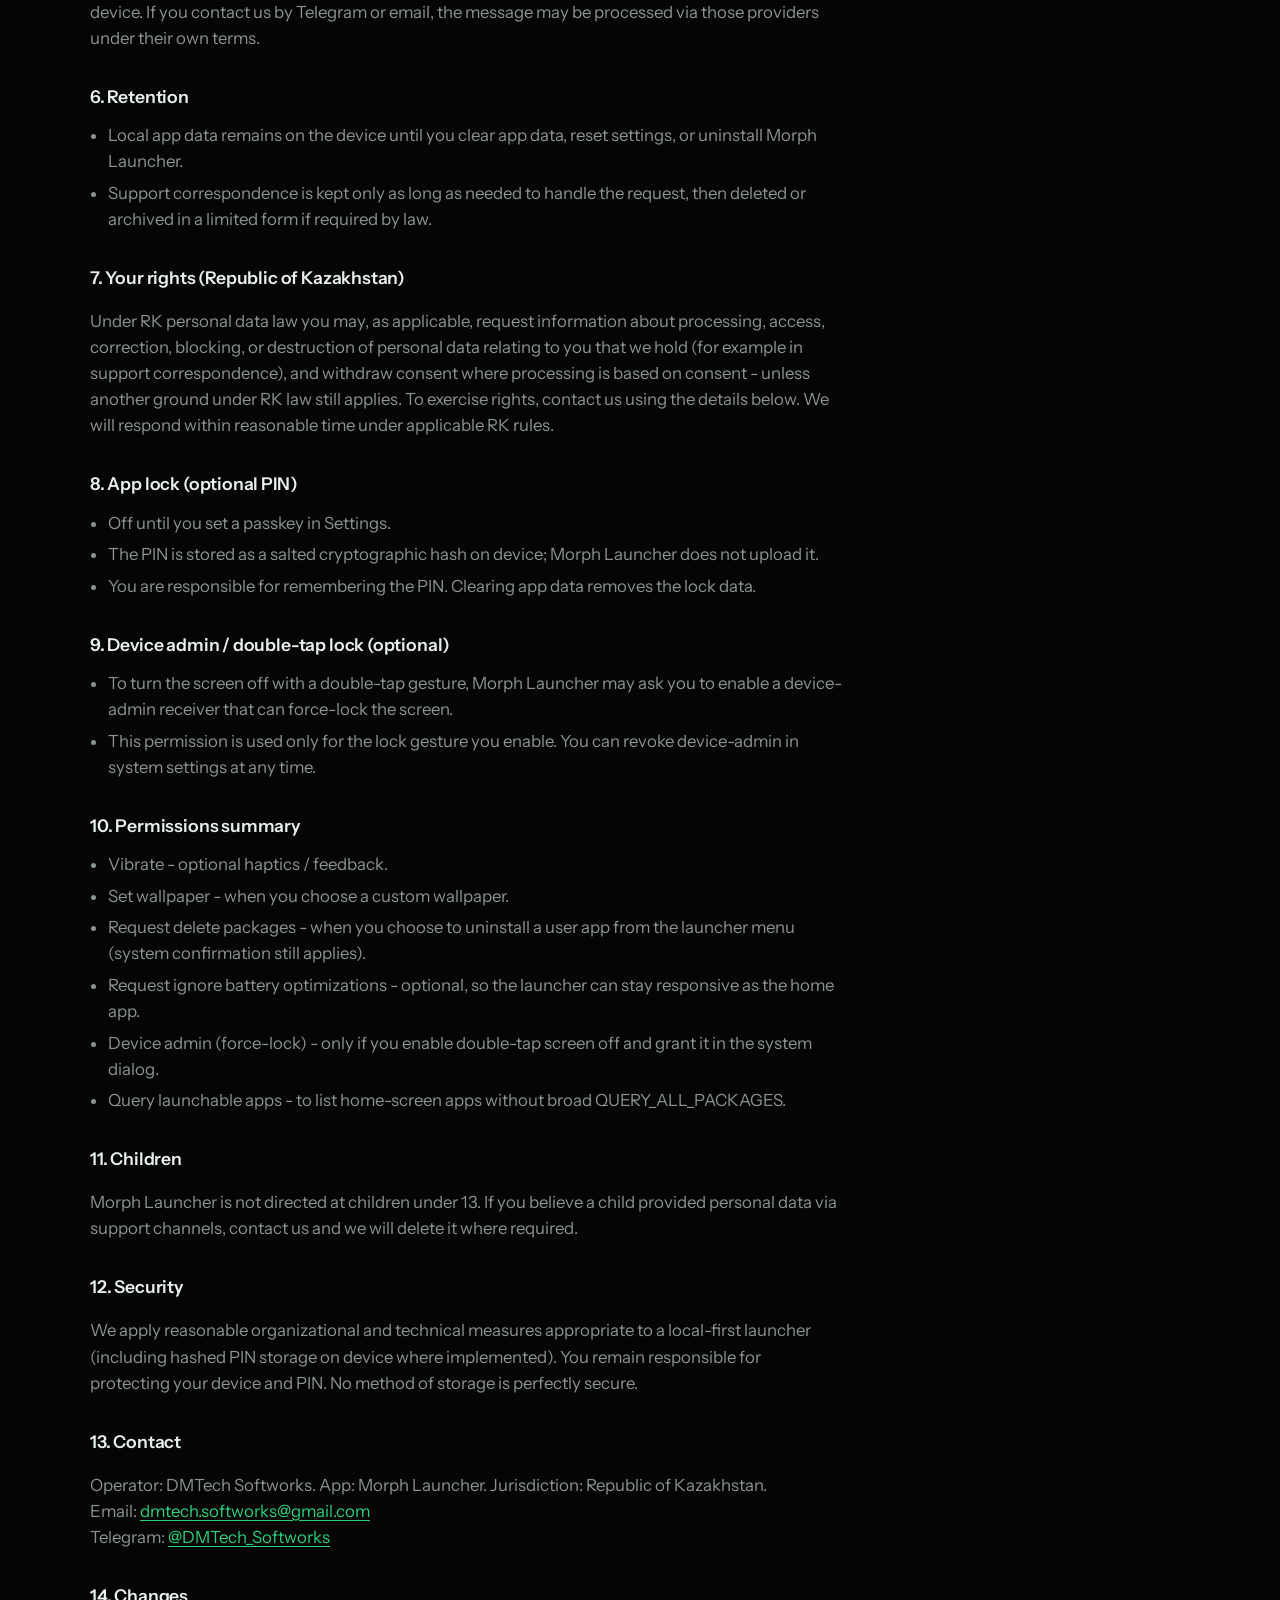
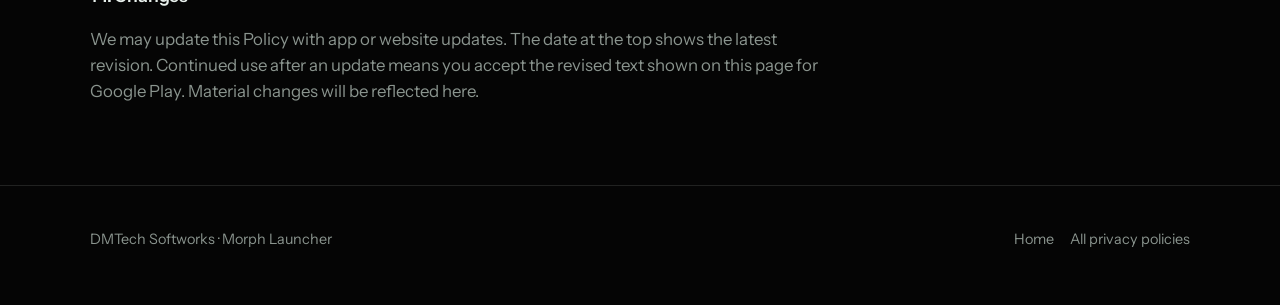
<file: privacy/morph-launcher/index.html>
<!DOCTYPE html>
<html lang="en">
<head>
  <meta charset="utf-8" />
  <meta name="viewport" content="width=device-width, initial-scale=1" />
  <title>Privacy Policy - Morph Launcher | DMTech Softworks</title>
  <meta name="description" content="Privacy Policy and personal data notice for Morph Launcher by DMTech Softworks (Republic of Kazakhstan). Last updated August 31, 2026." />
  <meta name="theme-color" content="#0b0b0b" />
  <link rel="icon" href="../../logo/logo.png" type="image/png" />
  <link rel="preconnect" href="https://fonts.googleapis.com" />
  <link rel="preconnect" href="https://fonts.gstatic.com" crossorigin />
  <link href="https://fonts.googleapis.com/css2?family=Instrument+Sans:wght@400;500;600;700&family=Syne:wght@600;700;800&display=swap" rel="stylesheet" />
  <link rel="stylesheet" href="../../css/styles.css" />
</head>
<body>
  <canvas id="bg-canvas" class="bg-canvas" aria-hidden="true"></canvas>

  <div class="page">
    <header class="site-header">
      <div class="nav-inner">
        <a class="brand-mark" href="../../index.html">
          <img src="../../logo/logo.png" alt="" width="30" height="30" />
          <span>DMTech</span>
        </a>

        <button class="nav-toggle" type="button" data-nav-toggle aria-expanded="false" data-i18n-aria="nav.open">
          <span></span><span></span><span></span>
        </button>

        <div class="nav-panel" data-nav-panel>
          <ul class="nav-links">
            <li><a href="../../index.html#about" data-i18n="nav.about">About</a></li>
            <li><a href="../../index.html#projects" data-i18n="nav.projects">Projects</a></li>
            <li><a href="../" data-i18n="nav.privacy">Privacy</a></li>
            <li><a href="../../index.html#contact" data-i18n="nav.contact">Contact</a></li>
          </ul>
          <div class="lang-switch" role="group" data-i18n-aria="lang.label" aria-label="Language">
            <button type="button" data-lang-btn="en">EN</button>
            <button type="button" data-lang-btn="ru">RU</button>
          </div>
        </div>
      </div>
    </header>

    <main class="privacy-page">
      <div class="wrap">
        <a class="back-link" href="../../index.html" data-i18n="privacy.back">Back home</a>
        <h1 data-i18n="privacy.morph.title">Privacy Policy - Morph Launcher</h1>
        <p class="privacy-meta">
          <span data-i18n="privacy.morph.updated">Last updated: August 31, 2026</span>
          <br />
          <span data-i18n="privacy.morph.note">Public policy for Morph Launcher on Google Play. Processing follows the laws of the Republic of Kazakhstan.</span>
          <br />
          <a href="../" data-i18n="privacy.alsoVectr">Also: Vectr privacy</a>
          ·
          <a href="../growsense/" data-i18n="privacy.alsoGrow">Also: GrowSense privacy</a>
        </p>

        <article class="policy-block" data-lang-panel="en">
          <h2>1. Operator and applicable law</h2>
          <p>Morph Launcher is developed and published by <strong>DMTech Softworks</strong> (the Operator). This Policy covers the mobile app Morph Launcher and related public materials on this website.</p>
          <p>Personal data is processed in accordance with the legislation of the <strong>Republic of Kazakhstan</strong>, including the Law of the Republic of Kazakhstan dated 21 May 2013 No. 94-V “On Personal Data and Their Protection”, and other applicable acts of the Republic of Kazakhstan. Where Google Play or other platforms impose additional disclosure requirements, this page also serves as the public privacy notice for those stores.</p>

          <h2>2. What Morph Launcher is</h2>
          <p>Morph Launcher is an Android home-screen launcher: app drawer, dock, clock/widgets area, icon packs, wallpaper, optional PIN lock for apps, and related local preferences. The app runs on your device. DMTech Softworks does not operate a cloud account system for Morph Launcher and does not sync your launcher layout or PIN to its own servers.</p>

          <h2>3. What data may be processed</h2>
          <ul>
            <li><strong>On device:</strong> launcher settings (language, dock/drawer appearance, theme options); app order; list of hidden packages; optional app-lock PIN stored as a salted hash (not the raw PIN in cleartext); optional custom wallpaper file in app storage; selected icon-pack preference.</li>
            <li><strong>Installed apps (on device only):</strong> Morph Launcher reads the list of launchable apps from the system package manager to show icons and labels on the home screen and in the drawer. This stays on your device and is not sent to DMTech Softworks.</li>
            <li><strong>Contact channels:</strong> if you write to Telegram or email, we process the message content and contact details you send, solely to respond.</li>
            <li>We do not require registration, do not sell personal data, and do not build advertising profiles from Morph Launcher usage.</li>
            <li>Morph Launcher does not declare the Internet permission and does not phone home for analytics, ads, or crash-reporting cloud services operated by DMTech Softworks.</li>
          </ul>

          <h2>4. Purposes and legal grounds</h2>
          <ul>
            <li>Provide the launcher’s functions on your device (home screen, drawer, dock, wallpaper, icon packs, hide apps, optional PIN lock, double-tap lock via device-admin when you enable it).</li>
            <li>Respond to support and other messages you send.</li>
            <li>Comply with legal obligations of the Republic of Kazakhstan where they apply.</li>
          </ul>
          <p>Processing is based on: your actions/consent when you change settings, hide apps, set a PIN, pick wallpaper or icon packs, grant device-admin for lock, or contact us; performance of the service you request; and legitimate interests of the Operator that do not override your rights (for example securing the app and answering inquiries), within the limits of RK law.</p>

          <h2>5. Cross-border transfer</h2>
          <p>DMTech Softworks does not transfer your launcher preferences, hidden-app list, PIN hash, or wallpaper to its own servers - in Kazakhstan or abroad. The app is designed to keep that data on the device. If you contact us by Telegram or email, the message may be processed via those providers under their own terms.</p>

          <h2>6. Retention</h2>
          <ul>
            <li>Local app data remains on the device until you clear app data, reset settings, or uninstall Morph Launcher.</li>
            <li>Support correspondence is kept only as long as needed to handle the request, then deleted or archived in a limited form if required by law.</li>
          </ul>

          <h2>7. Your rights (Republic of Kazakhstan)</h2>
          <p>Under RK personal data law you may, as applicable, request information about processing, access, correction, blocking, or destruction of personal data relating to you that we hold (for example in support correspondence), and withdraw consent where processing is based on consent - unless another ground under RK law still applies. To exercise rights, contact us using the details below. We will respond within reasonable time under applicable RK rules.</p>

          <h2>8. App lock (optional PIN)</h2>
          <ul>
            <li>Off until you set a passkey in Settings.</li>
            <li>The PIN is stored as a salted cryptographic hash on device; Morph Launcher does not upload it.</li>
            <li>You are responsible for remembering the PIN. Clearing app data removes the lock data.</li>
          </ul>

          <h2>9. Device admin / double-tap lock (optional)</h2>
          <ul>
            <li>To turn the screen off with a double-tap gesture, Morph Launcher may ask you to enable a device-admin receiver that can force-lock the screen.</li>
            <li>This permission is used only for the lock gesture you enable. You can revoke device-admin in system settings at any time.</li>
          </ul>

          <h2>10. Permissions summary</h2>
          <ul>
            <li>Vibrate - optional haptics / feedback.</li>
            <li>Set wallpaper - when you choose a custom wallpaper.</li>
            <li>Request delete packages - when you choose to uninstall a user app from the launcher menu (system confirmation still applies).</li>
            <li>Request ignore battery optimizations - optional, so the launcher can stay responsive as the home app.</li>
            <li>Device admin (force-lock) - only if you enable double-tap screen off and grant it in the system dialog.</li>
            <li>Query launchable apps - to list home-screen apps without broad QUERY_ALL_PACKAGES.</li>
          </ul>

          <h2>11. Children</h2>
          <p>Morph Launcher is not directed at children under 13. If you believe a child provided personal data via support channels, contact us and we will delete it where required.</p>

          <h2>12. Security</h2>
          <p>We apply reasonable organizational and technical measures appropriate to a local-first launcher (including hashed PIN storage on device where implemented). You remain responsible for protecting your device and PIN. No method of storage is perfectly secure.</p>

          <h2>13. Contact</h2>
          <p>Operator: DMTech Softworks. App: Morph Launcher. Jurisdiction: Republic of Kazakhstan.<br />
          Email: <a href="mailto:dmtech.softworks@gmail.com">dmtech.softworks@gmail.com</a><br />
          Telegram: <a href="https://t.me/DMTech_Softworks" rel="noopener noreferrer" target="_blank">@DMTech_Softworks</a></p>

          <h2>14. Changes</h2>
          <p>We may update this Policy with app or website updates. The date at the top shows the latest revision. Continued use after an update means you accept the revised text shown on this page for Google Play. Material changes will be reflected here.</p>
        </article>

        <article class="policy-block" data-lang-panel="ru" hidden>
          <h2>1. Оператор и применимое право</h2>
          <p>Приложение Morph Launcher разрабатывает и публикует <strong>DMTech Softworks</strong> (Оператор). Настоящая Политика относится к мобильному приложению Morph Launcher и связанным публичным материалам на этом сайте.</p>
          <p>Обработка персональных данных осуществляется в соответствии с законодательством <strong>Республики Казахстан</strong>, в том числе с Законом Республики Казахстан от 21 мая 2013 года № 94-V «О персональных данных и их защите», а также иными применимыми актами РК. Там, где Google Play или другие площадки требуют публичную политику конфиденциальности, эта страница выполняет и эту роль.</p>

          <h2>2. Что такое Morph Launcher</h2>
          <p>Morph Launcher - лаунчер домашнего экрана для Android: список приложений, док, часы и виджеты, наборы иконок, обои, опциональная блокировка приложений PIN-кодом и локальные настройки. Приложение работает на твоём устройстве. DMTech Softworks не ведёт облачные аккаунты Morph Launcher и не синхронизирует раскладку или PIN на свои серверы.</p>

          <h2>3. Какие данные могут обрабатываться</h2>
          <ul>
            <li><strong>На устройстве:</strong> настройки лаунчера (язык, внешний вид дока и списка приложений, тема); порядок приложений; список скрытых пакетов; опциональный PIN для блокировки приложений в виде хеша с солью (не открытым текстом); опциональный файл обоев в хранилище приложения; выбранный набор иконок.</li>
            <li><strong>Установленные приложения (только на устройстве):</strong> Morph Launcher читает список запускаемых приложений через системный менеджер пакетов, чтобы показать иконки и названия. Это остаётся на устройстве и не уходит на серверы DMTech Softworks.</li>
            <li><strong>Обращения:</strong> если пишешь в Telegram или на почту, мы обрабатываем содержание сообщения и указанные тобой контакты только чтобы ответить.</li>
            <li>Регистрация не требуется, персональные данные не продаём, рекламные профили по использованию Morph Launcher не строим.</li>
            <li>Morph Launcher не запрашивает доступ в интернет и не отправляет аналитику, рекламу или отчёты о сбоях на серверы DMTech Softworks.</li>
          </ul>

          <h2>4. Цели и основания обработки</h2>
          <ul>
            <li>Обеспечение работы функций лаунчера на устройстве (домашний экран, список приложений, док, обои, наборы иконок, скрытие приложений, опциональный PIN, блокировка экрана двойным тапом через права администратора устройства - если включишь).</li>
            <li>Ответы на обращения в поддержку и иные сообщения.</li>
            <li>Исполнение обязанностей, установленных законодательством Республики Казахстан, когда они применимы.</li>
          </ul>
          <p>Основания: твои действия и согласие (настройки, скрытие приложений, PIN, обои и наборы иконок, выдача прав администратора устройства, обращение к нам); оказание запрошенной услуги; законные интересы Оператора, не нарушающие твои права (например безопасность приложения и ответы на запросы), в пределах законодательства РК.</p>

          <h2>5. Трансграничная передача</h2>
          <p>DMTech Softworks не передаёт настройки лаунчера, список скрытых приложений, хеш PIN или обои на свои серверы - ни в Казахстане, ни за рубежом. Данные рассчитаны на хранение на устройстве. Если пишешь нам в Telegram или на почту, сообщение может обрабатываться через этих провайдеров по их правилам.</p>

          <h2>6. Сроки хранения</h2>
          <ul>
            <li>Локальные данные приложения хранятся на устройстве, пока ты не очистишь данные приложения, не сбросишь настройки или не удалишь Morph Launcher.</li>
            <li>Переписка поддержки хранится столько, сколько нужно для ответа на запрос, затем удаляется или ограничивается, если иное не требуется законом.</li>
          </ul>

          <h2>7. Права субъекта персональных данных (РК)</h2>
          <p>В соответствии с законодательством РК о персональных данных ты вправе (в применимых случаях) получать сведения об обработке, доступ, исправление, блокирование или уничтожение персональных данных, которые мы храним (например в переписке поддержки), а также отозвать согласие, если обработка основана на согласии - если иное основание по закону РК не сохраняется. Для реализации прав пиши по контактам ниже. Ответим в разумный срок согласно применимым нормам РК.</p>

          <h2>8. Блокировка приложений (опциональный PIN)</h2>
          <ul>
            <li>Выключена, пока ты сам не задашь PIN в настройках.</li>
            <li>PIN хранится на устройстве как криптографический хеш с солью; Morph Launcher не отправляет его в сеть.</li>
            <li>Запомнить PIN - на тебе. Очистка данных приложения снимает блокировку.</li>
          </ul>

          <h2>9. Администратор устройства / блокировка двойным тапом (опционально)</h2>
          <ul>
            <li>Чтобы гасить экран двойным тапом, Morph Launcher может попросить включить права администратора устройства с возможностью принудительной блокировки.</li>
            <li>Разрешение используется только для жеста блокировки, который ты включил. Права администратора можно отозвать в системных настройках в любой момент.</li>
          </ul>

          <h2>10. Разрешения</h2>
          <ul>
            <li>Вибрация - опциональная тактильная обратная связь.</li>
            <li>Установка обоев - когда выбираешь свои обои.</li>
            <li>Запрос на удаление пакетов - когда выбираешь удаление пользовательского приложения из меню лаунчера (системное подтверждение всё равно нужно).</li>
            <li>Игнорирование оптимизации батареи - опционально, чтобы лаунчер оставался отзывчивым как приложение домашнего экрана.</li>
            <li>Администратор устройства (принудительная блокировка) - только если включишь гашение экрана двойным тапом и подтвердишь в системном диалоге.</li>
            <li>Список запускаемых приложений - чтобы показать приложения на домашнем экране без широкого доступа ко всем пакетам.</li>
          </ul>

          <h2>11. Дети</h2>
          <p>Morph Launcher не предназначен для детей младше 13 лет. Если считаешь, что ребёнок передал персональные данные через каналы поддержки - напиши нам, удалим, где это требуется.</p>

          <h2>12. Безопасность</h2>
          <p>Применяем разумные организационные и технические меры, уместные для лаунчера с локальным хранением данных (включая хеширование PIN на устройстве, где это реализовано). Устройство и PIN - на твоей стороне. Абсолютной защиты не существует.</p>

          <h2>13. Контакты</h2>
          <p>Оператор: DMTech Softworks. Приложение: Morph Launcher. Юрисдикция: Республика Казахстан.<br />
          Email: <a href="mailto:dmtech.softworks@gmail.com">dmtech.softworks@gmail.com</a><br />
          Telegram: <a href="https://t.me/DMTech_Softworks" rel="noopener noreferrer" target="_blank">@DMTech_Softworks</a></p>

          <h2>14. Изменения</h2>
          <p>Политика может обновляться вместе с приложением или сайтом. Дата вверху - актуальная редакция. Продолжая пользоваться после обновления, ты принимаешь текст на этой странице для Google Play. Существенные изменения отражаются здесь.</p>
        </article>
      </div>
    </main>

    <footer class="site-footer">
      <div class="wrap footer-inner">
        <p>DMTech Softworks · Morph Launcher</p>
        <div class="footer-links">
          <a href="../../index.html" data-i18n="footer.home">Home</a>
          <a href="../" data-i18n="footer.privacyHub">All privacy policies</a>
        </div>
      </div>
    </footer>
  </div>

  <script src="../../js/i18n.js"></script>
  <script src="../../js/bg.js?v=11"></script>
  <script src="../../js/main.js"></script>
</body>
</html>
</file>
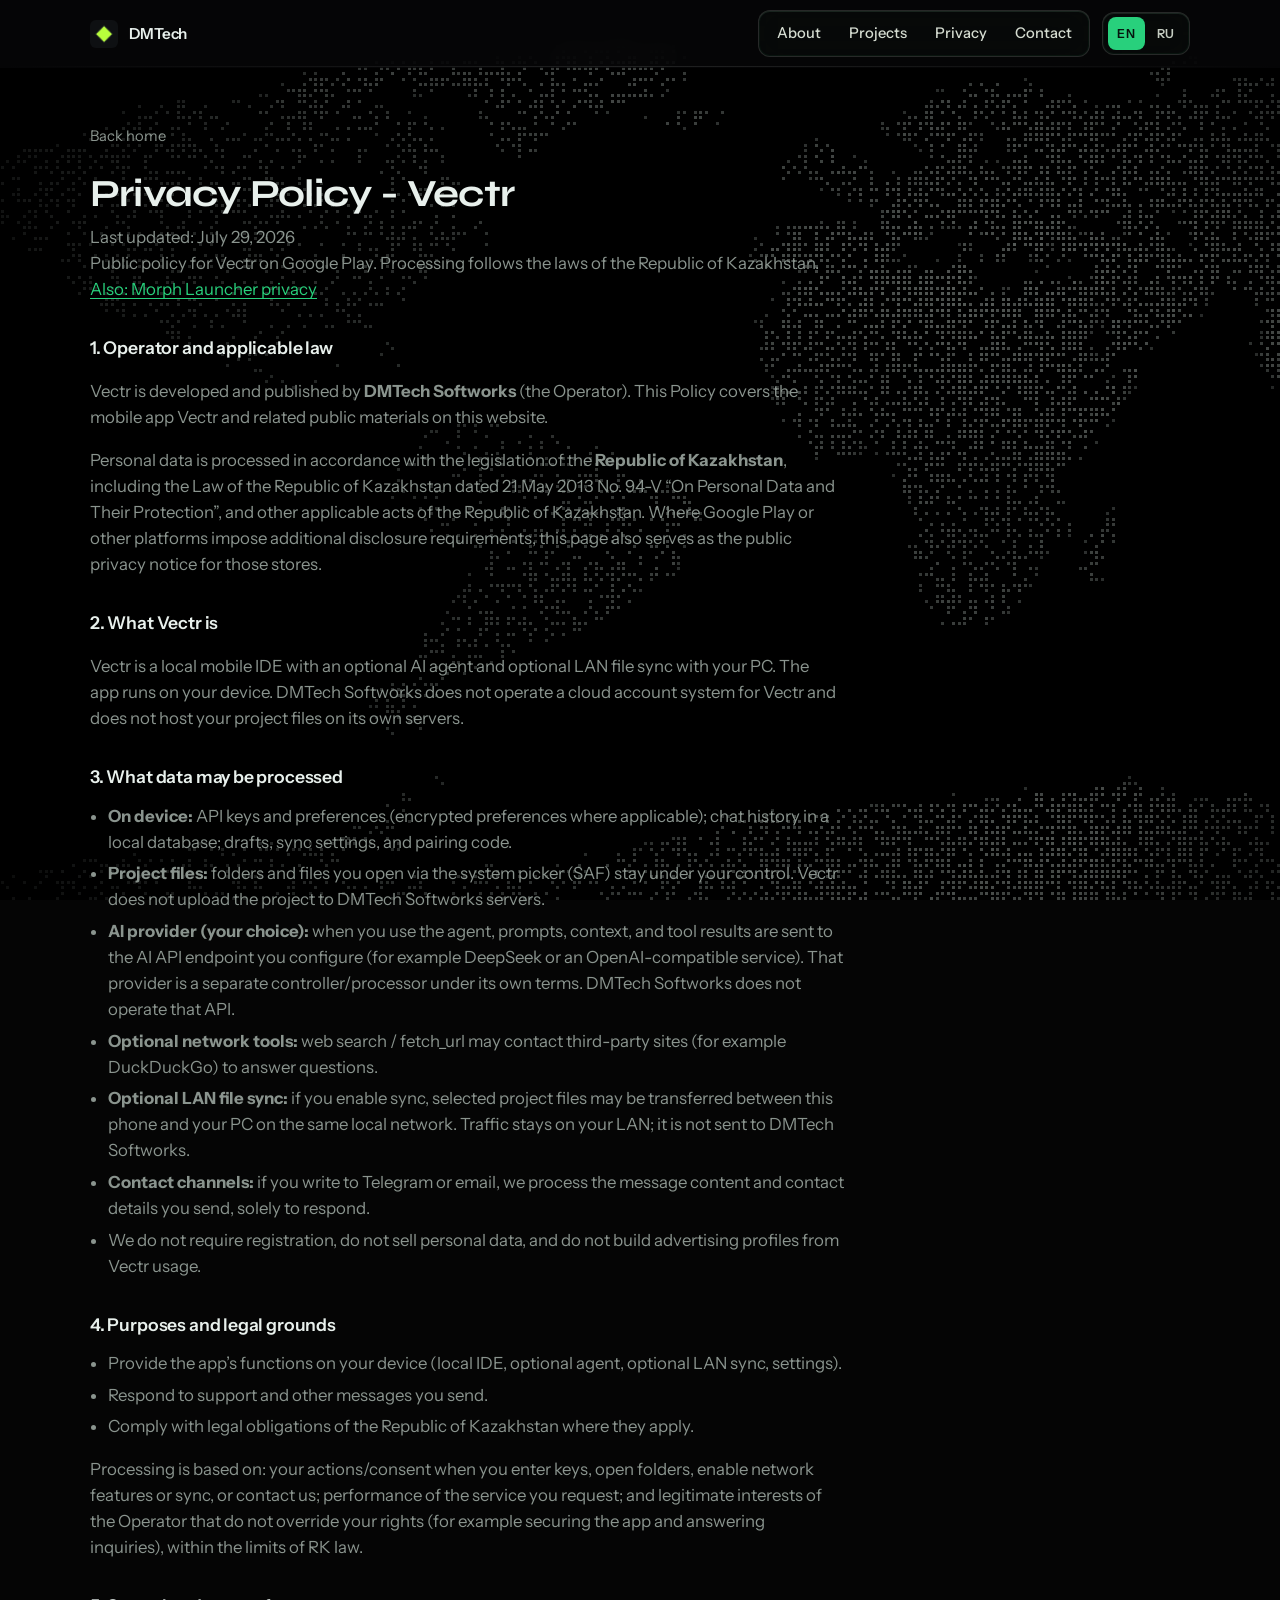
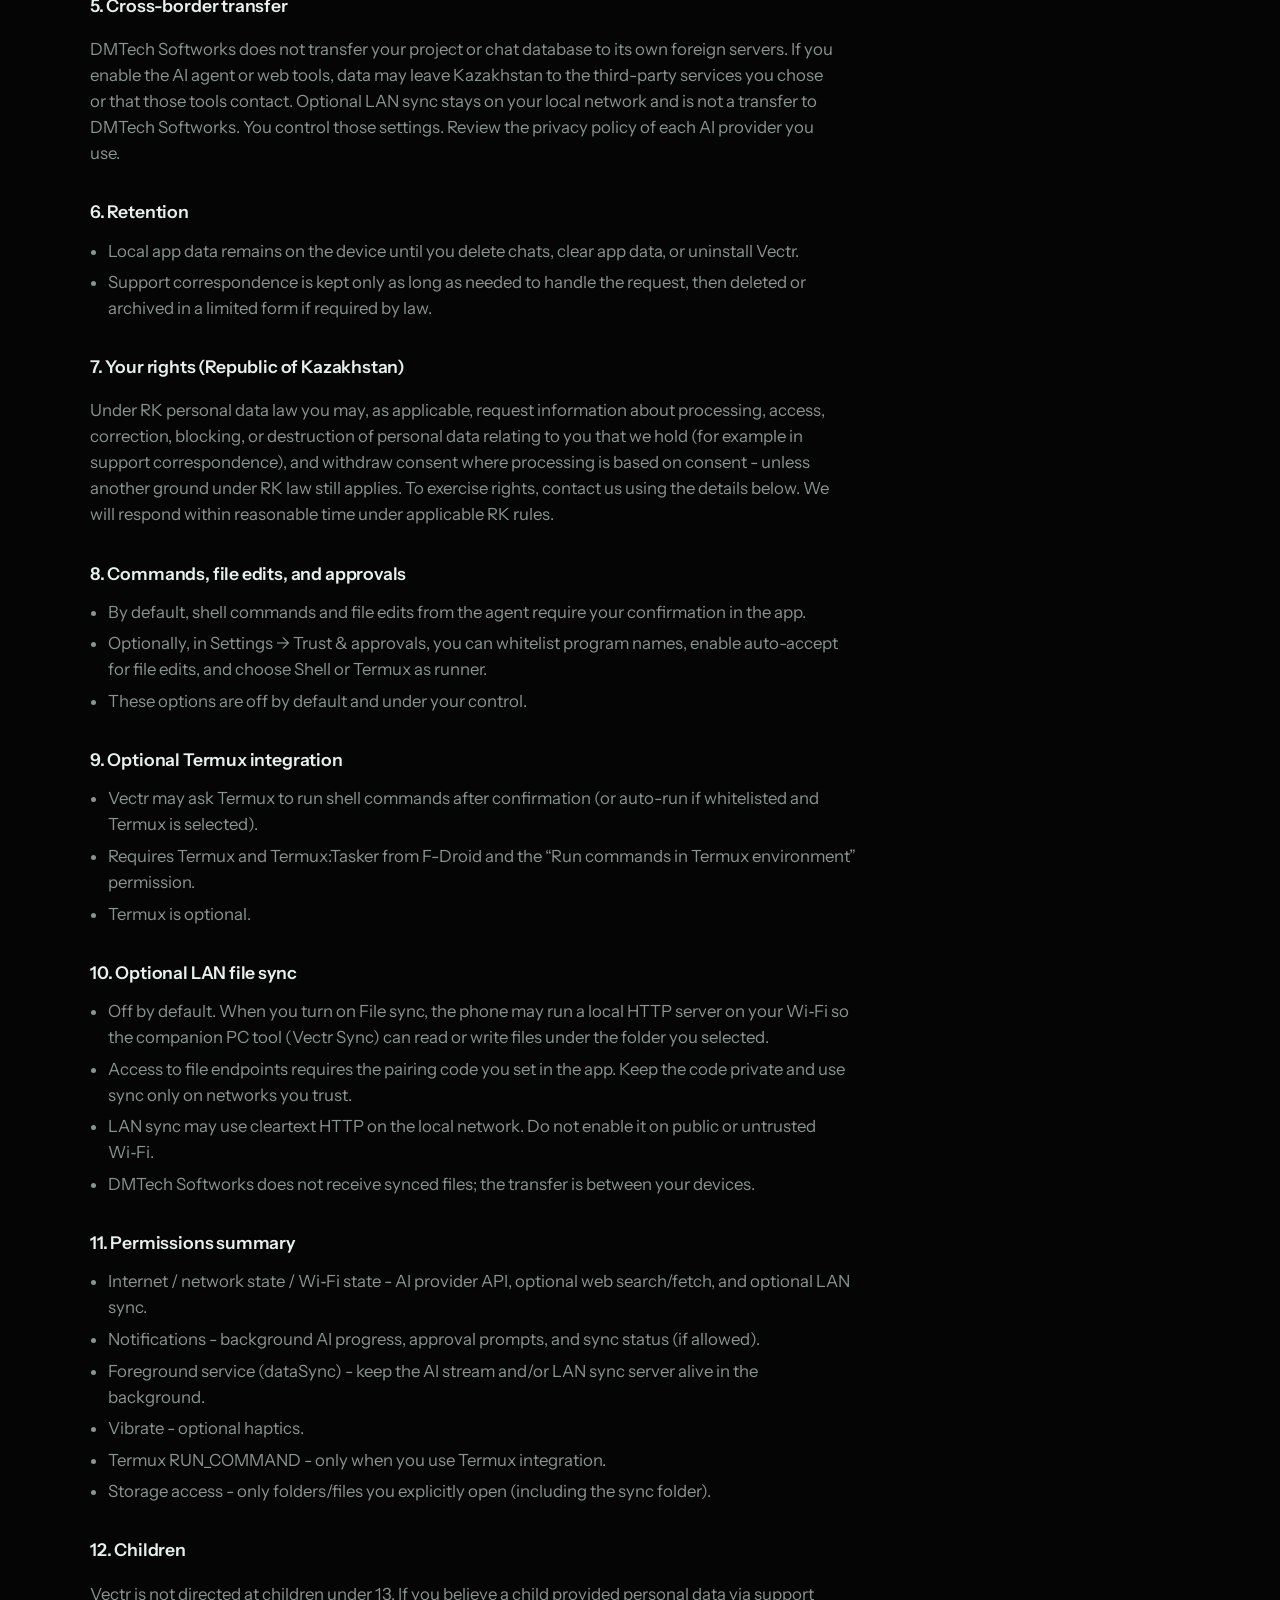
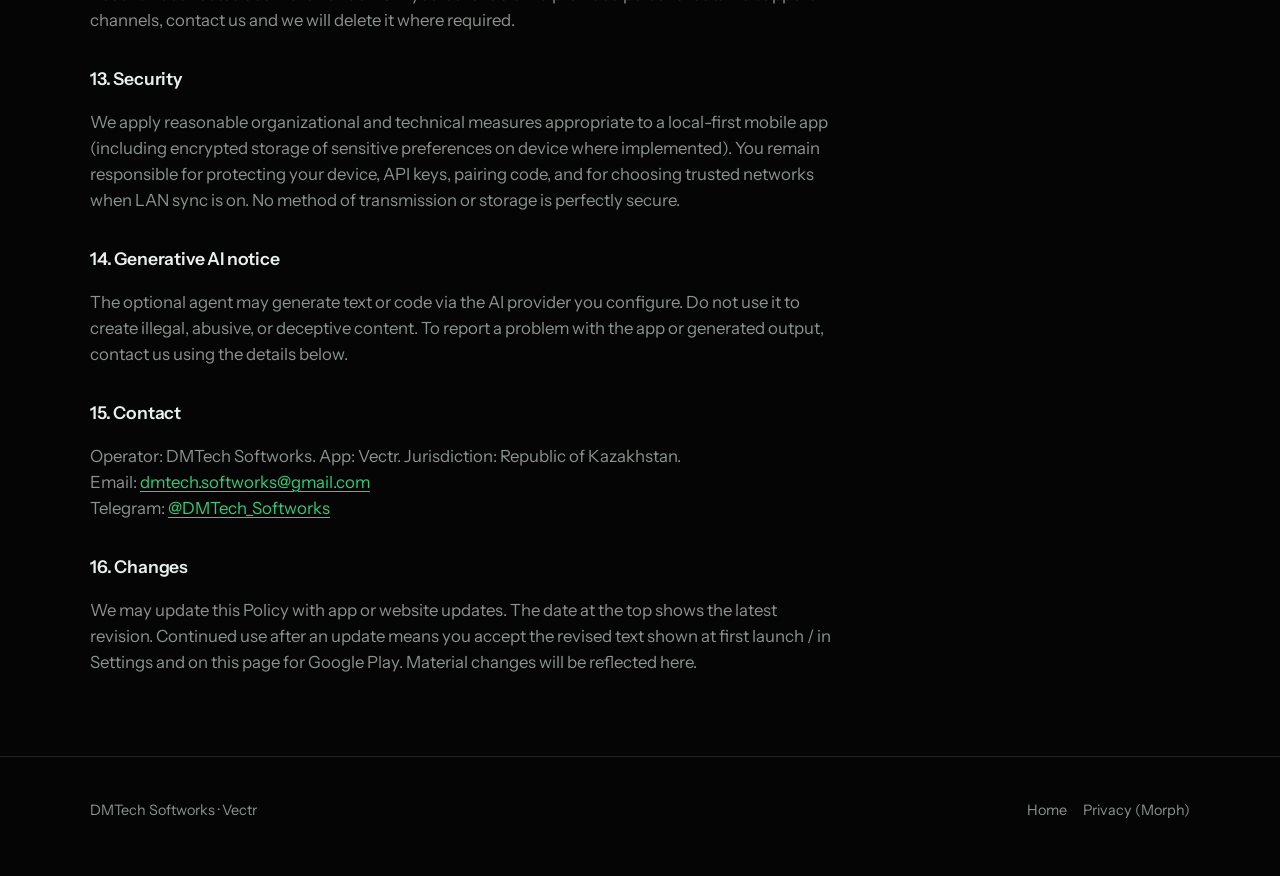
<file: site/privacy/index.html>
<!DOCTYPE html>
<html lang="en">
<head>
  <meta charset="utf-8" />
  <meta name="viewport" content="width=device-width, initial-scale=1" />
  <title>Privacy Policy - Vectr | DMTech Softworks</title>
  <meta name="description" content="Privacy Policy and personal data notice for Vectr by DMTech Softworks (Republic of Kazakhstan). Last updated July 29, 2026." />
  <meta name="theme-color" content="#0b0b0b" />
  <link rel="icon" href="../logo/logo.png" type="image/png" />
  <link rel="preconnect" href="https://fonts.googleapis.com" />
  <link rel="preconnect" href="https://fonts.gstatic.com" crossorigin />
  <link href="https://fonts.googleapis.com/css2?family=Instrument+Sans:wght@400;500;600;700&family=Syne:wght@600;700;800&display=swap" rel="stylesheet" />
  <link rel="stylesheet" href="../css/styles.css" />
</head>
<body>
  <canvas id="bg-canvas" class="bg-canvas" aria-hidden="true"></canvas>

  <div class="page">
    <header class="site-header">
      <div class="nav-inner">
        <a class="brand-mark" href="../index.html">
          <img src="../logo/logo.png" alt="" width="28" height="28" />
          <span>DMTech</span>
        </a>

        <button class="nav-toggle" type="button" data-nav-toggle aria-expanded="false" data-i18n-aria="nav.open">
          <span></span><span></span><span></span>
        </button>

        <div class="nav-panel" data-nav-panel>
          <ul class="nav-links">
            <li><a href="../index.html#about" data-i18n="nav.about">About</a></li>
            <li><a href="../index.html#projects" data-i18n="nav.projects">Projects</a></li>
            <li><a href="./" data-i18n="nav.privacy">Privacy</a></li>
            <li><a href="../index.html#contact" data-i18n="nav.contact">Contact</a></li>
          </ul>
          <div class="lang-switch" role="group" data-i18n-aria="lang.label" aria-label="Language">
            <button type="button" data-lang-btn="en">EN</button>
            <button type="button" data-lang-btn="ru">RU</button>
          </div>
        </div>
      </div>
    </header>

    <main class="privacy-page">
      <div class="wrap">
        <a class="back-link" href="../index.html" data-i18n="privacy.back">Back home</a>
        <h1 data-i18n="privacy.title">Privacy Policy - Vectr</h1>
        <p class="privacy-meta">
          <span data-i18n="privacy.updated">Last updated: July 29, 2026</span>
          <br />
          <span data-i18n="privacy.note">Public policy for Vectr on Google Play. Processing follows the laws of the Republic of Kazakhstan.</span>
          <br />
          <a href="morph-launcher/" data-i18n="privacy.alsoMorph">Also: Morph Launcher privacy</a>
        </p>

        <article class="policy-block" data-lang-panel="en">
          <h2>1. Operator and applicable law</h2>
          <p>Vectr is developed and published by <strong>DMTech Softworks</strong> (the Operator). This Policy covers the mobile app Vectr and related public materials on this website.</p>
          <p>Personal data is processed in accordance with the legislation of the <strong>Republic of Kazakhstan</strong>, including the Law of the Republic of Kazakhstan dated 21 May 2013 No. 94-V “On Personal Data and Their Protection”, and other applicable acts of the Republic of Kazakhstan. Where Google Play or other platforms impose additional disclosure requirements, this page also serves as the public privacy notice for those stores.</p>

          <h2>2. What Vectr is</h2>
          <p>Vectr is a local mobile IDE with an optional AI agent and optional LAN file sync with your PC. The app runs on your device. DMTech Softworks does not operate a cloud account system for Vectr and does not host your project files on its own servers.</p>

          <h2>3. What data may be processed</h2>
          <ul>
            <li><strong>On device:</strong> API keys and preferences (encrypted preferences where applicable); chat history in a local database; drafts, sync settings, and pairing code.</li>
            <li><strong>Project files:</strong> folders and files you open via the system picker (SAF) stay under your control. Vectr does not upload the project to DMTech Softworks servers.</li>
            <li><strong>AI provider (your choice):</strong> when you use the agent, prompts, context, and tool results are sent to the AI API endpoint you configure (for example DeepSeek or an OpenAI-compatible service). That provider is a separate controller/processor under its own terms. DMTech Softworks does not operate that API.</li>
            <li><strong>Optional network tools:</strong> web search / fetch_url may contact third-party sites (for example DuckDuckGo) to answer questions.</li>
            <li><strong>Optional LAN file sync:</strong> if you enable sync, selected project files may be transferred between this phone and your PC on the same local network. Traffic stays on your LAN; it is not sent to DMTech Softworks.</li>
            <li><strong>Contact channels:</strong> if you write to Telegram or email, we process the message content and contact details you send, solely to respond.</li>
            <li>We do not require registration, do not sell personal data, and do not build advertising profiles from Vectr usage.</li>
          </ul>

          <h2>4. Purposes and legal grounds</h2>
          <ul>
            <li>Provide the app’s functions on your device (local IDE, optional agent, optional LAN sync, settings).</li>
            <li>Respond to support and other messages you send.</li>
            <li>Comply with legal obligations of the Republic of Kazakhstan where they apply.</li>
          </ul>
          <p>Processing is based on: your actions/consent when you enter keys, open folders, enable network features or sync, or contact us; performance of the service you request; and legitimate interests of the Operator that do not override your rights (for example securing the app and answering inquiries), within the limits of RK law.</p>

          <h2>5. Cross-border transfer</h2>
          <p>DMTech Softworks does not transfer your project or chat database to its own foreign servers. If you enable the AI agent or web tools, data may leave Kazakhstan to the third-party services you chose or that those tools contact. Optional LAN sync stays on your local network and is not a transfer to DMTech Softworks. You control those settings. Review the privacy policy of each AI provider you use.</p>

          <h2>6. Retention</h2>
          <ul>
            <li>Local app data remains on the device until you delete chats, clear app data, or uninstall Vectr.</li>
            <li>Support correspondence is kept only as long as needed to handle the request, then deleted or archived in a limited form if required by law.</li>
          </ul>

          <h2>7. Your rights (Republic of Kazakhstan)</h2>
          <p>Under RK personal data law you may, as applicable, request information about processing, access, correction, blocking, or destruction of personal data relating to you that we hold (for example in support correspondence), and withdraw consent where processing is based on consent - unless another ground under RK law still applies. To exercise rights, contact us using the details below. We will respond within reasonable time under applicable RK rules.</p>

          <h2>8. Commands, file edits, and approvals</h2>
          <ul>
            <li>By default, shell commands and file edits from the agent require your confirmation in the app.</li>
            <li>Optionally, in Settings → Trust &amp; approvals, you can whitelist program names, enable auto-accept for file edits, and choose Shell or Termux as runner.</li>
            <li>These options are off by default and under your control.</li>
          </ul>

          <h2>9. Optional Termux integration</h2>
          <ul>
            <li>Vectr may ask Termux to run shell commands after confirmation (or auto-run if whitelisted and Termux is selected).</li>
            <li>Requires Termux and Termux:Tasker from F-Droid and the “Run commands in Termux environment” permission.</li>
            <li>Termux is optional.</li>
          </ul>

          <h2>10. Optional LAN file sync</h2>
          <ul>
            <li>Off by default. When you turn on File sync, the phone may run a local HTTP server on your Wi‑Fi so the companion PC tool (Vectr Sync) can read or write files under the folder you selected.</li>
            <li>Access to file endpoints requires the pairing code you set in the app. Keep the code private and use sync only on networks you trust.</li>
            <li>LAN sync may use cleartext HTTP on the local network. Do not enable it on public or untrusted Wi‑Fi.</li>
            <li>DMTech Softworks does not receive synced files; the transfer is between your devices.</li>
          </ul>

          <h2>11. Permissions summary</h2>
          <ul>
            <li>Internet / network state / Wi‑Fi state - AI provider API, optional web search/fetch, and optional LAN sync.</li>
            <li>Notifications - background AI progress, approval prompts, and sync status (if allowed).</li>
            <li>Foreground service (dataSync) - keep the AI stream and/or LAN sync server alive in the background.</li>
            <li>Vibrate - optional haptics.</li>
            <li>Termux RUN_COMMAND - only when you use Termux integration.</li>
            <li>Storage access - only folders/files you explicitly open (including the sync folder).</li>
          </ul>

          <h2>12. Children</h2>
          <p>Vectr is not directed at children under 13. If you believe a child provided personal data via support channels, contact us and we will delete it where required.</p>

          <h2>13. Security</h2>
          <p>We apply reasonable organizational and technical measures appropriate to a local-first mobile app (including encrypted storage of sensitive preferences on device where implemented). You remain responsible for protecting your device, API keys, pairing code, and for choosing trusted networks when LAN sync is on. No method of transmission or storage is perfectly secure.</p>

          <h2>14. Generative AI notice</h2>
          <p>The optional agent may generate text or code via the AI provider you configure. Do not use it to create illegal, abusive, or deceptive content. To report a problem with the app or generated output, contact us using the details below.</p>

          <h2>15. Contact</h2>
          <p>Operator: DMTech Softworks. App: Vectr. Jurisdiction: Republic of Kazakhstan.<br />
          Email: <a href="mailto:dmtech.softworks@gmail.com">dmtech.softworks@gmail.com</a><br />
          Telegram: <a href="https://t.me/DMTech_Softworks" rel="noopener noreferrer" target="_blank">@DMTech_Softworks</a></p>

          <h2>16. Changes</h2>
          <p>We may update this Policy with app or website updates. The date at the top shows the latest revision. Continued use after an update means you accept the revised text shown at first launch / in Settings and on this page for Google Play. Material changes will be reflected here.</p>
        </article>

        <article class="policy-block" data-lang-panel="ru" hidden>
          <h2>1. Оператор и применимое право</h2>
          <p>Приложение Vectr разрабатывает и публикует <strong>DMTech Softworks</strong> (Оператор). Настоящая Политика относится к мобильному приложению Vectr и связанным публичным материалам на этом сайте.</p>
          <p>Обработка персональных данных осуществляется в соответствии с законодательством <strong>Республики Казахстан</strong>, в том числе с Законом Республики Казахстан от 21 мая 2013 года № 94-V «О персональных данных и их защите», а также иными применимыми актами РК. Там, где Google Play или другие площадки требуют публичную политику конфиденциальности, эта страница выполняет и эту роль.</p>

          <h2>2. Что такое Vectr</h2>
          <p>Vectr - локальная мобильная IDE с опциональным ИИ-агентом и опциональной синхронизацией файлов с ПК по локальной сети. Приложение работает на твоём устройстве. DMTech Softworks не ведёт облачные аккаунты Vectr и не хранит твои файлы проекта на своих серверах.</p>

          <h2>3. Какие данные могут обрабатываться</h2>
          <ul>
            <li><strong>На устройстве:</strong> API-ключи и настройки (где возможно - в зашифрованных prefs); история чатов в локальной базе; черновики, настройки sync и pairing-код.</li>
            <li><strong>Файлы проекта:</strong> папки и файлы, открытые через системный выбор (SAF), остаются под твоим контролем. Vectr не загружает проект на серверы DMTech Softworks.</li>
            <li><strong>Провайдер ИИ (твой выбор):</strong> при работе агента промпты, контекст и результаты инструментов уходят на API-endpoint, который ТЫ указал (например DeepSeek или OpenAI-compatible). Этот провайдер обрабатывает данные по своим правилам. Мы этот API не предоставляем.</li>
            <li><strong>Опциональная сеть:</strong> web_search / fetch_url могут обращаться к сторонним сайтам (например DuckDuckGo).</li>
            <li><strong>Опциональный LAN file sync:</strong> если включишь sync, выбранные файлы проекта могут передаваться между телефоном и твоим ПК в одной локальной сети. Трафик остаётся в LAN и не уходит на серверы DMTech Softworks.</li>
            <li><strong>Обращения:</strong> если пишешь в Telegram или на почту, мы обрабатываем содержание сообщения и указанные тобой контакты только чтобы ответить.</li>
            <li>Регистрация не требуется, персональные данные не продаём, рекламные профили по использованию Vectr не строим.</li>
          </ul>

          <h2>4. Цели и основания обработки</h2>
          <ul>
            <li>Обеспечение работы функций приложения на устройстве (IDE, опциональный агент, опциональный LAN sync, настройки).</li>
            <li>Ответы на обращения в поддержку и иные сообщения.</li>
            <li>Исполнение обязанностей, установленных законодательством Республики Казахстан, когда они применимы.</li>
          </ul>
          <p>Основания: твои действия / согласие (ввод ключей, открытие папок, включение сетевых функций или sync, обращение к нам); оказание запрошенной услуги; законные интересы Оператора, не нарушающие твои права (например безопасность приложения и ответы на запросы), в пределах законодательства РК.</p>

          <h2>5. Трансграничная передача</h2>
          <p>DMTech Softworks не передаёт твой проект или базу чатов на свои зарубежные серверы. Если включён ИИ-агент или веб-инструменты, данные могут уйти за пределы Казахстана к сторонним сервисам, которые ты выбрал, или к сайтам, к которым обращаются эти инструменты. Опциональный LAN sync остаётся в локальной сети и не является передачей данных DMTech Softworks. Настройки контролируешь ты. Ознакомься с политикой конфиденциальности каждого используемого AI-провайдера.</p>

          <h2>6. Сроки хранения</h2>
          <ul>
            <li>Локальные данные приложения хранятся на устройстве, пока ты не удалишь чаты, не очистишь данные приложения или не удалишь Vectr.</li>
            <li>Переписка поддержки хранится столько, сколько нужно для ответа на запрос, затем удаляется или ограничивается, если иное не требуется законом.</li>
          </ul>

          <h2>7. Права субъекта персональных данных (РК)</h2>
          <p>В соответствии с законодательством РК о персональных данных ты вправе (в применимых случаях) получать сведения об обработке, доступ, исправление, блокирование или уничтожение персональных данных, которые мы храним (например в переписке поддержки), а также отозвать согласие, если обработка основана на согласии - если иное основание по закону РК не сохраняется. Для реализации прав пиши по контактам ниже. Ответим в разумный срок согласно применимым нормам РК.</p>

          <h2>8. Команды, правки файлов и подтверждения</h2>
          <ul>
            <li>По умолчанию shell-команды и правки файлов от агента требуют твоего подтверждения в приложении.</li>
            <li>Опционально в Настройки → Доверие и подтверждения можно добавить программы в whitelist, включить авто-принятие правок и выбрать runner (Shell или Termux).</li>
            <li>Эти опции по умолчанию выключены и управляются тобой.</li>
          </ul>

          <h2>9. Опциональный Termux</h2>
          <ul>
            <li>Vectr может попросить Termux выполнить shell-команду после подтверждения (или автоматически, если программа в whitelist и выбран Termux).</li>
            <li>Нужны Termux и Termux:Tasker из F-Droid и разрешение «Выполнение команд в среде Termux».</li>
            <li>Termux необязателен.</li>
          </ul>

          <h2>10. Опциональный LAN file sync</h2>
          <ul>
            <li>По умолчанию выключен. Если включишь File sync, телефон может поднять локальный HTTP-сервер в Wi‑Fi, чтобы companion-инструмент на ПК (Vectr Sync) читал или писал файлы в выбранной тобой папке.</li>
            <li>Доступ к файловым endpoint’ам требует pairing-код из приложения. Не свети код и включай sync только в сетях, которым доверяешь.</li>
            <li>На локальной сети sync может идти по cleartext HTTP. Не включай на публичном или недоверенном Wi‑Fi.</li>
            <li>DMTech Softworks синхронизируемые файлы не получает: обмен только между твоими устройствами.</li>
          </ul>

          <h2>11. Разрешения</h2>
          <ul>
            <li>Интернет / состояние сети / Wi‑Fi - API провайдера ИИ, опциональный web search/fetch и опциональный LAN sync.</li>
            <li>Уведомления - прогресс фоновой работы ИИ, запросы на подтверждение и статус sync (если разрешишь).</li>
            <li>Foreground service (dataSync) - чтобы AI-стрим и/или LAN sync-сервер не убивались в фоне.</li>
            <li>Вибрация - опциональный haptic.</li>
            <li>Termux RUN_COMMAND - только если пользуешься интеграцией с Termux.</li>
            <li>Доступ к файлам - только к папкам/файлам, которые ты сам открыл (включая папку sync).</li>
          </ul>

          <h2>12. Дети</h2>
          <p>Vectr не предназначен для детей младше 13 лет. Если считаешь, что ребёнок передал персональные данные через каналы поддержки - напиши нам, удалим, где это требуется.</p>

          <h2>13. Безопасность</h2>
          <p>Применяем разумные организационные и технические меры, уместные для local-first мобильного приложения (включая шифрование чувствительных prefs на устройстве, где это реализовано). Устройство, API-ключи, pairing-код и выбор доверенной сети при включённом LAN sync - на твоей стороне. Абсолютной защиты не существует.</p>

          <h2>14. Уведомление об generative AI</h2>
          <p>Опциональный агент может генерировать текст или код через AI-провайдера, которого ты настроил. Не используй его для незаконного, оскорбительного или обманного контента. Жалобы на приложение или сгенерированный вывод - по контактам ниже.</p>

          <h2>15. Контакты</h2>
          <p>Оператор: DMTech Softworks. Приложение: Vectr. Юрисдикция: Республика Казахстан.<br />
          Email: <a href="mailto:dmtech.softworks@gmail.com">dmtech.softworks@gmail.com</a><br />
          Telegram: <a href="https://t.me/DMTech_Softworks" rel="noopener noreferrer" target="_blank">@DMTech_Softworks</a></p>

          <h2>16. Изменения</h2>
          <p>Политика может обновляться вместе с приложением или сайтом. Дата вверху - актуальная редакция. Продолжая пользоваться после обновления, ты принимаешь текст при первом запуске / в настройках и на этой странице для Google Play. Существенные изменения отражаются здесь.</p>
        </article>
      </div>
    </main>

    <footer class="site-footer">
      <div class="wrap footer-inner">
        <p>DMTech Softworks · Vectr</p>
        <div class="footer-links">
          <a href="../index.html" data-i18n="footer.home">Home</a>
          <a href="morph-launcher/" data-i18n="footer.privacyMorph">Privacy (Morph)</a>
        </div>
      </div>
    </footer>
  </div>

  <script src="../js/i18n.js"></script>
  <script src="../js/bg.js?v=11"></script>
  <script src="../js/main.js"></script>
</body>
</html>
</file>
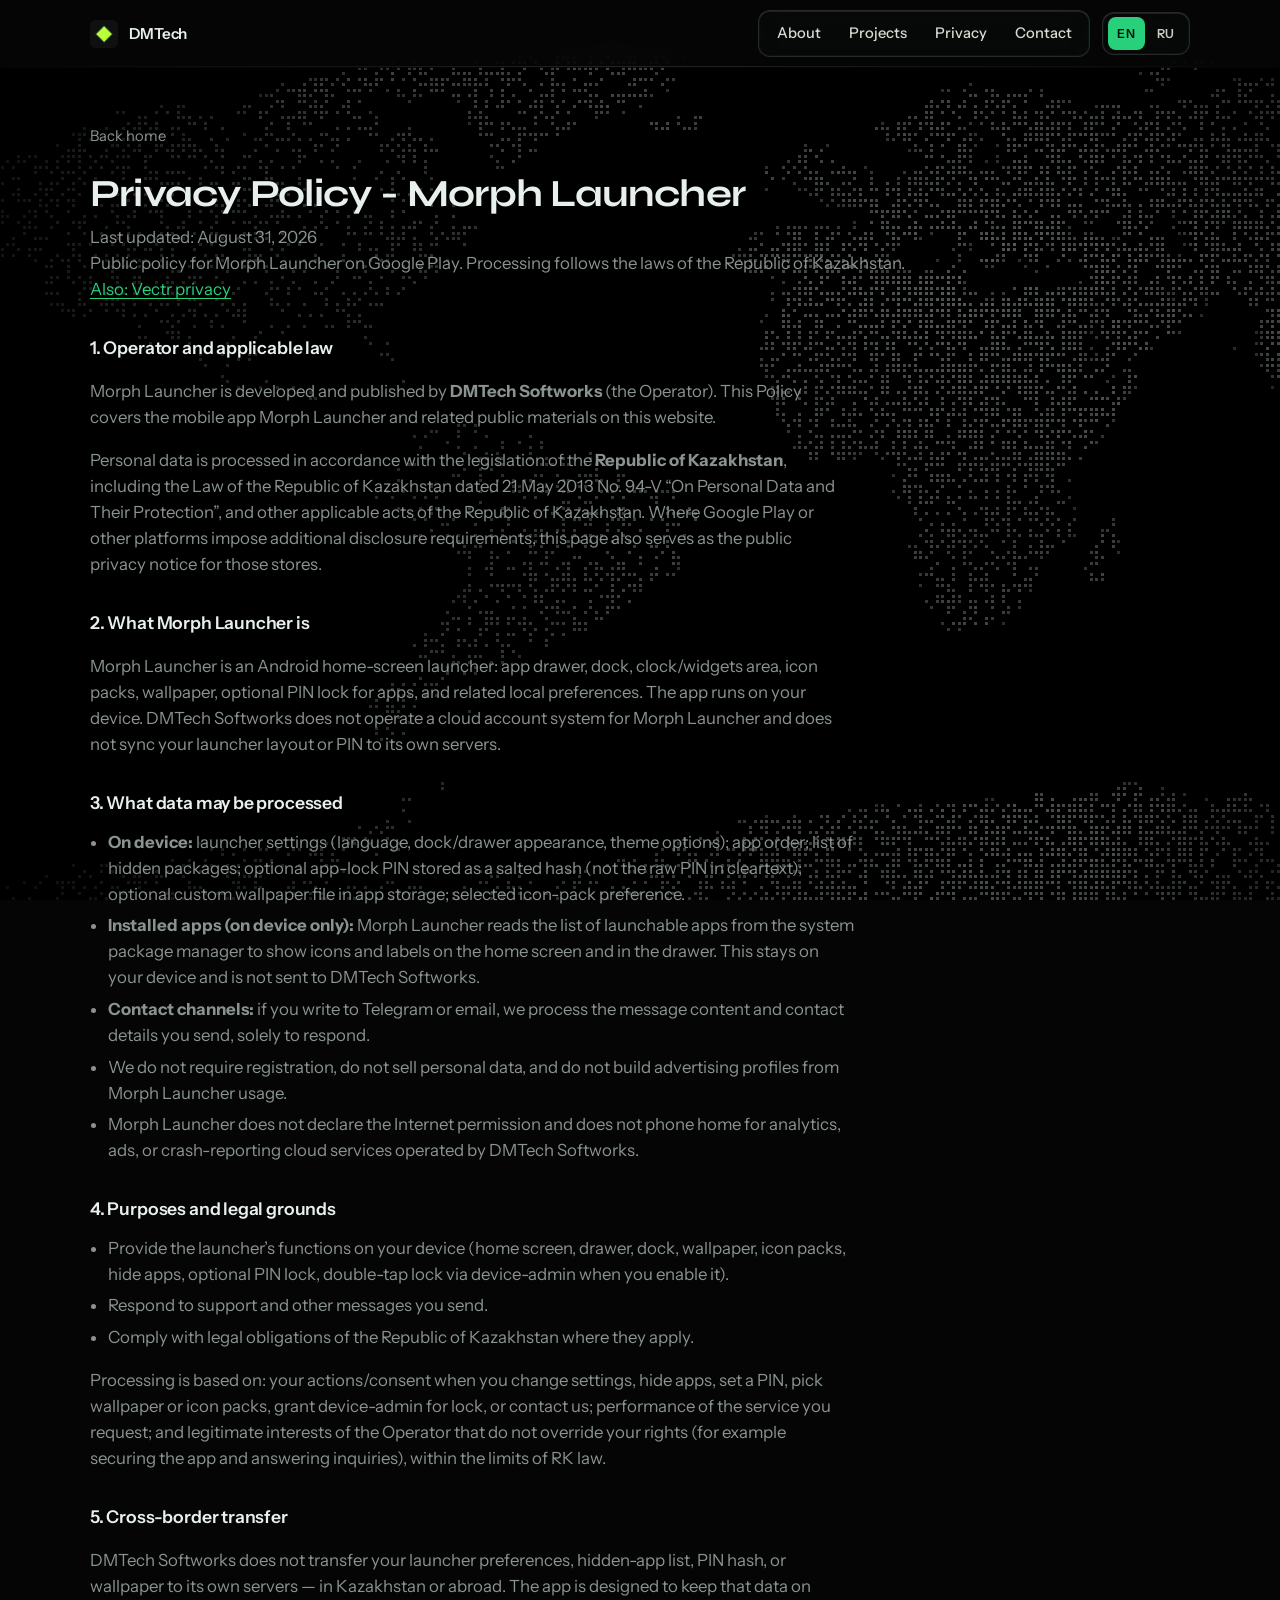
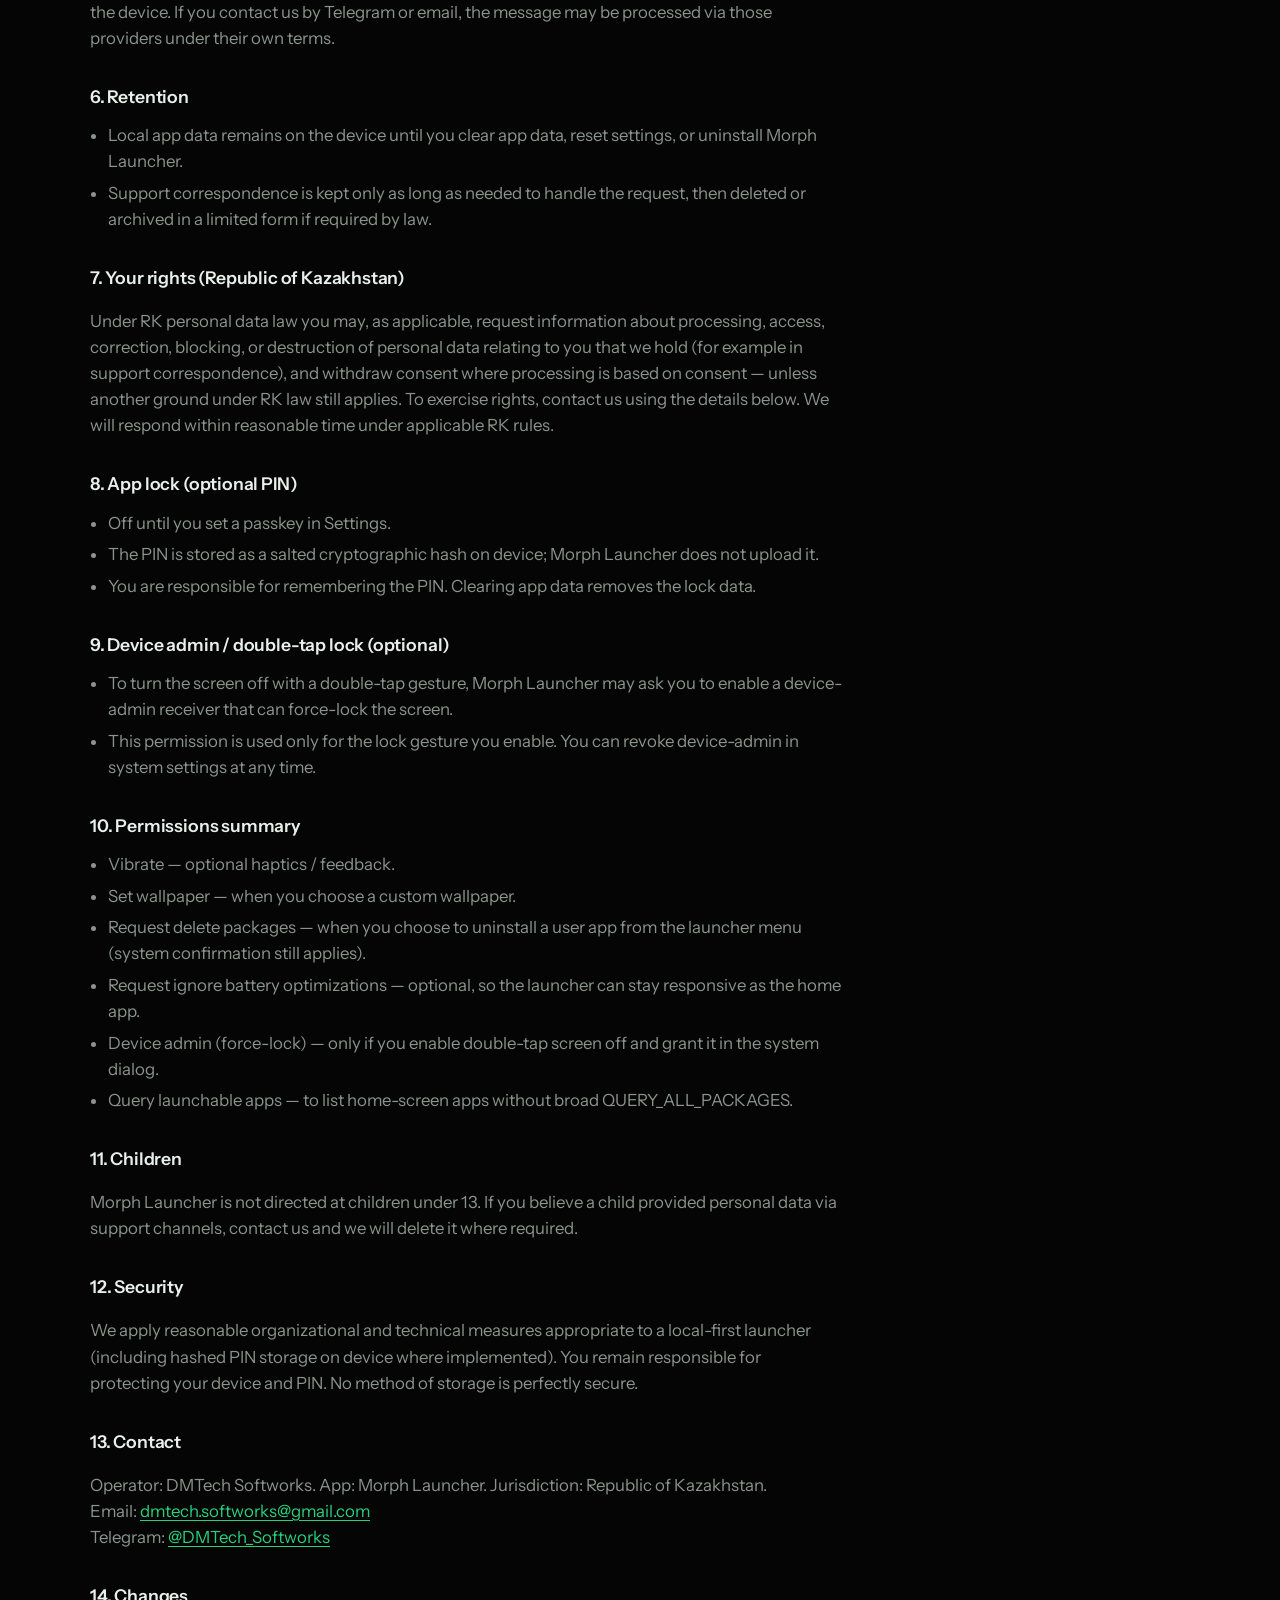
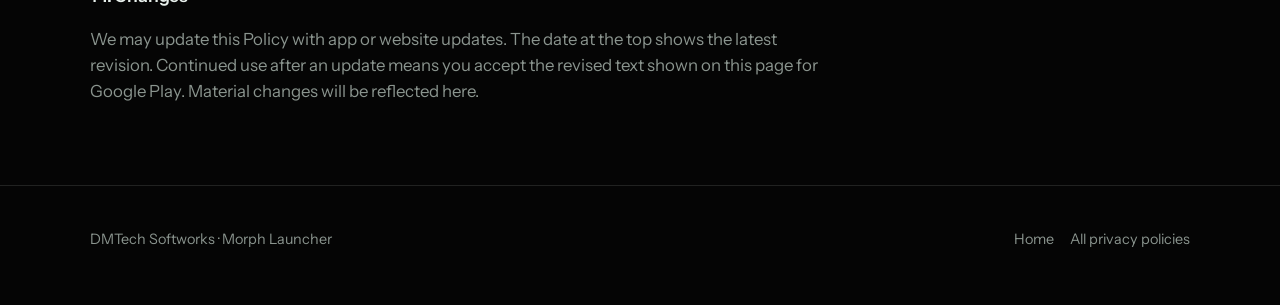
<file: site/privacy/morph-launcher/index.html>
<!DOCTYPE html>
<html lang="en">
<head>
  <meta charset="utf-8" />
  <meta name="viewport" content="width=device-width, initial-scale=1" />
  <title>Privacy Policy - Morph Launcher | DMTech Softworks</title>
  <meta name="description" content="Privacy Policy and personal data notice for Morph Launcher by DMTech Softworks (Republic of Kazakhstan). Last updated August 31, 2026." />
  <meta name="theme-color" content="#0b0b0b" />
  <link rel="icon" href="../../logo/logo.png" type="image/png" />
  <link rel="preconnect" href="https://fonts.googleapis.com" />
  <link rel="preconnect" href="https://fonts.gstatic.com" crossorigin />
  <link href="https://fonts.googleapis.com/css2?family=Instrument+Sans:wght@400;500;600;700&family=Syne:wght@600;700;800&display=swap" rel="stylesheet" />
  <link rel="stylesheet" href="../../css/styles.css" />
</head>
<body>
  <canvas id="bg-canvas" class="bg-canvas" aria-hidden="true"></canvas>

  <div class="page">
    <header class="site-header">
      <div class="nav-inner">
        <a class="brand-mark" href="../../index.html">
          <img src="../../logo/logo.png" alt="" width="28" height="28" />
          <span>DMTech</span>
        </a>

        <button class="nav-toggle" type="button" data-nav-toggle aria-expanded="false" data-i18n-aria="nav.open">
          <span></span><span></span><span></span>
        </button>

        <div class="nav-panel" data-nav-panel>
          <ul class="nav-links">
            <li><a href="../../index.html#about" data-i18n="nav.about">About</a></li>
            <li><a href="../../index.html#projects" data-i18n="nav.projects">Projects</a></li>
            <li><a href="../" data-i18n="nav.privacy">Privacy</a></li>
            <li><a href="../../index.html#contact" data-i18n="nav.contact">Contact</a></li>
          </ul>
          <div class="lang-switch" role="group" data-i18n-aria="lang.label" aria-label="Language">
            <button type="button" data-lang-btn="en">EN</button>
            <button type="button" data-lang-btn="ru">RU</button>
          </div>
        </div>
      </div>
    </header>

    <main class="privacy-page">
      <div class="wrap">
        <a class="back-link" href="../../index.html" data-i18n="privacy.back">Back home</a>
        <h1 data-i18n="privacy.morph.title">Privacy Policy - Morph Launcher</h1>
        <p class="privacy-meta">
          <span data-i18n="privacy.morph.updated">Last updated: August 31, 2026</span>
          <br />
          <span data-i18n="privacy.morph.note">Public policy for Morph Launcher on Google Play. Processing follows the laws of the Republic of Kazakhstan.</span>
          <br />
          <a href="../" data-i18n="privacy.alsoVectr">Also: Vectr privacy</a>
        </p>

        <article class="policy-block" data-lang-panel="en">
          <h2>1. Operator and applicable law</h2>
          <p>Morph Launcher is developed and published by <strong>DMTech Softworks</strong> (the Operator). This Policy covers the mobile app Morph Launcher and related public materials on this website.</p>
          <p>Personal data is processed in accordance with the legislation of the <strong>Republic of Kazakhstan</strong>, including the Law of the Republic of Kazakhstan dated 21 May 2013 No. 94-V “On Personal Data and Their Protection”, and other applicable acts of the Republic of Kazakhstan. Where Google Play or other platforms impose additional disclosure requirements, this page also serves as the public privacy notice for those stores.</p>

          <h2>2. What Morph Launcher is</h2>
          <p>Morph Launcher is an Android home-screen launcher: app drawer, dock, clock/widgets area, icon packs, wallpaper, optional PIN lock for apps, and related local preferences. The app runs on your device. DMTech Softworks does not operate a cloud account system for Morph Launcher and does not sync your launcher layout or PIN to its own servers.</p>

          <h2>3. What data may be processed</h2>
          <ul>
            <li><strong>On device:</strong> launcher settings (language, dock/drawer appearance, theme options); app order; list of hidden packages; optional app-lock PIN stored as a salted hash (not the raw PIN in cleartext); optional custom wallpaper file in app storage; selected icon-pack preference.</li>
            <li><strong>Installed apps (on device only):</strong> Morph Launcher reads the list of launchable apps from the system package manager to show icons and labels on the home screen and in the drawer. This stays on your device and is not sent to DMTech Softworks.</li>
            <li><strong>Contact channels:</strong> if you write to Telegram or email, we process the message content and contact details you send, solely to respond.</li>
            <li>We do not require registration, do not sell personal data, and do not build advertising profiles from Morph Launcher usage.</li>
            <li>Morph Launcher does not declare the Internet permission and does not phone home for analytics, ads, or crash-reporting cloud services operated by DMTech Softworks.</li>
          </ul>

          <h2>4. Purposes and legal grounds</h2>
          <ul>
            <li>Provide the launcher’s functions on your device (home screen, drawer, dock, wallpaper, icon packs, hide apps, optional PIN lock, double-tap lock via device-admin when you enable it).</li>
            <li>Respond to support and other messages you send.</li>
            <li>Comply with legal obligations of the Republic of Kazakhstan where they apply.</li>
          </ul>
          <p>Processing is based on: your actions/consent when you change settings, hide apps, set a PIN, pick wallpaper or icon packs, grant device-admin for lock, or contact us; performance of the service you request; and legitimate interests of the Operator that do not override your rights (for example securing the app and answering inquiries), within the limits of RK law.</p>

          <h2>5. Cross-border transfer</h2>
          <p>DMTech Softworks does not transfer your launcher preferences, hidden-app list, PIN hash, or wallpaper to its own servers — in Kazakhstan or abroad. The app is designed to keep that data on the device. If you contact us by Telegram or email, the message may be processed via those providers under their own terms.</p>

          <h2>6. Retention</h2>
          <ul>
            <li>Local app data remains on the device until you clear app data, reset settings, or uninstall Morph Launcher.</li>
            <li>Support correspondence is kept only as long as needed to handle the request, then deleted or archived in a limited form if required by law.</li>
          </ul>

          <h2>7. Your rights (Republic of Kazakhstan)</h2>
          <p>Under RK personal data law you may, as applicable, request information about processing, access, correction, blocking, or destruction of personal data relating to you that we hold (for example in support correspondence), and withdraw consent where processing is based on consent — unless another ground under RK law still applies. To exercise rights, contact us using the details below. We will respond within reasonable time under applicable RK rules.</p>

          <h2>8. App lock (optional PIN)</h2>
          <ul>
            <li>Off until you set a passkey in Settings.</li>
            <li>The PIN is stored as a salted cryptographic hash on device; Morph Launcher does not upload it.</li>
            <li>You are responsible for remembering the PIN. Clearing app data removes the lock data.</li>
          </ul>

          <h2>9. Device admin / double-tap lock (optional)</h2>
          <ul>
            <li>To turn the screen off with a double-tap gesture, Morph Launcher may ask you to enable a device-admin receiver that can force-lock the screen.</li>
            <li>This permission is used only for the lock gesture you enable. You can revoke device-admin in system settings at any time.</li>
          </ul>

          <h2>10. Permissions summary</h2>
          <ul>
            <li>Vibrate — optional haptics / feedback.</li>
            <li>Set wallpaper — when you choose a custom wallpaper.</li>
            <li>Request delete packages — when you choose to uninstall a user app from the launcher menu (system confirmation still applies).</li>
            <li>Request ignore battery optimizations — optional, so the launcher can stay responsive as the home app.</li>
            <li>Device admin (force-lock) — only if you enable double-tap screen off and grant it in the system dialog.</li>
            <li>Query launchable apps — to list home-screen apps without broad QUERY_ALL_PACKAGES.</li>
          </ul>

          <h2>11. Children</h2>
          <p>Morph Launcher is not directed at children under 13. If you believe a child provided personal data via support channels, contact us and we will delete it where required.</p>

          <h2>12. Security</h2>
          <p>We apply reasonable organizational and technical measures appropriate to a local-first launcher (including hashed PIN storage on device where implemented). You remain responsible for protecting your device and PIN. No method of storage is perfectly secure.</p>

          <h2>13. Contact</h2>
          <p>Operator: DMTech Softworks. App: Morph Launcher. Jurisdiction: Republic of Kazakhstan.<br />
          Email: <a href="mailto:dmtech.softworks@gmail.com">dmtech.softworks@gmail.com</a><br />
          Telegram: <a href="https://t.me/DMTech_Softworks" rel="noopener noreferrer" target="_blank">@DMTech_Softworks</a></p>

          <h2>14. Changes</h2>
          <p>We may update this Policy with app or website updates. The date at the top shows the latest revision. Continued use after an update means you accept the revised text shown on this page for Google Play. Material changes will be reflected here.</p>
        </article>

        <article class="policy-block" data-lang-panel="ru" hidden>
          <h2>1. Оператор и применимое право</h2>
          <p>Приложение Morph Launcher разрабатывает и публикует <strong>DMTech Softworks</strong> (Оператор). Настоящая Политика относится к мобильному приложению Morph Launcher и связанным публичным материалам на этом сайте.</p>
          <p>Обработка персональных данных осуществляется в соответствии с законодательством <strong>Республики Казахстан</strong>, в том числе с Законом Республики Казахстан от 21 мая 2013 года № 94-V «О персональных данных и их защите», а также иными применимыми актами РК. Там, где Google Play или другие площадки требуют публичную политику конфиденциальности, эта страница выполняет и эту роль.</p>

          <h2>2. Что такое Morph Launcher</h2>
          <p>Morph Launcher — Android-лаунчер домашнего экрана: drawer, dock, часы/виджеты, icon packs, обои, опциональный PIN-лок приложений и локальные настройки. Приложение работает на твоём устройстве. DMTech Softworks не ведёт облачные аккаунты Morph Launcher и не синхронизирует раскладку лаунчера или PIN на свои серверы.</p>

          <h2>3. Какие данные могут обрабатываться</h2>
          <ul>
            <li><strong>На устройстве:</strong> настройки лаунчера (язык, внешний вид dock/drawer, тема); порядок приложений; список скрытых пакетов; опциональный PIN app-lock в виде salted hash (не сырой PIN открытым текстом); опциональный файл обоев в хранилище приложения; выбранный icon pack.</li>
            <li><strong>Установленные приложения (только на устройстве):</strong> Morph Launcher читает список запускаемых приложений через системный package manager, чтобы показать иконки и названия. Это остаётся на устройстве и не уходит на серверы DMTech Softworks.</li>
            <li><strong>Обращения:</strong> если пишешь в Telegram или на почту, мы обрабатываем содержание сообщения и указанные тобой контакты только чтобы ответить.</li>
            <li>Регистрация не требуется, персональные данные не продаём, рекламные профили по использованию Morph Launcher не строим.</li>
            <li>Morph Launcher не заявляет разрешение Internet и не «звонит домой» за аналитикой, рекламой или облачным crash-reporting со стороны DMTech Softworks.</li>
          </ul>

          <h2>4. Цели и основания обработки</h2>
          <ul>
            <li>Обеспечение работы функций лаунчера на устройстве (home, drawer, dock, обои, icon packs, скрытие приложений, опциональный PIN, double-tap lock через device-admin при включении).</li>
            <li>Ответы на обращения в поддержку и иные сообщения.</li>
            <li>Исполнение обязанностей, установленных законодательством Республики Казахстан, когда они применимы.</li>
          </ul>
          <p>Основания: твои действия / согласие (настройки, скрытие приложений, PIN, обои/icon packs, выдача device-admin, обращение к нам); оказание запрошенной услуги; законные интересы Оператора, не нарушающие твои права (например безопасность приложения и ответы на запросы), в пределах законодательства РК.</p>

          <h2>5. Трансграничная передача</h2>
          <p>DMTech Softworks не передаёт настройки лаунчера, список скрытых приложений, hash PIN или обои на свои серверы — ни в Казахстане, ни за рубежом. Данные рассчитаны на хранение на устройстве. Если пишешь нам в Telegram или на почту, сообщение может обрабатываться через этих провайдеров по их правилам.</p>

          <h2>6. Сроки хранения</h2>
          <ul>
            <li>Локальные данные приложения хранятся на устройстве, пока ты не очистишь данные приложения, не сбросишь настройки или не удалишь Morph Launcher.</li>
            <li>Переписка поддержки хранится столько, сколько нужно для ответа на запрос, затем удаляется или ограничивается, если иное не требуется законом.</li>
          </ul>

          <h2>7. Права субъекта персональных данных (РК)</h2>
          <p>В соответствии с законодательством РК о персональных данных ты вправе (в применимых случаях) получать сведения об обработке, доступ, исправление, блокирование или уничтожение персональных данных, которые мы храним (например в переписке поддержки), а также отозвать согласие, если обработка основана на согласии — если иное основание по закону РК не сохраняется. Для реализации прав пиши по контактам ниже. Ответим в разумный срок согласно применимым нормам РК.</p>

          <h2>8. App lock (опциональный PIN)</h2>
          <ul>
            <li>Выключен, пока ты сам не задашь passkey в настройках.</li>
            <li>PIN хранится на устройстве как salted cryptographic hash; Morph Launcher его не загружает в сеть.</li>
            <li>Запомнить PIN — на тебе. Очистка данных приложения снимает lock.</li>
          </ul>

          <h2>9. Device admin / double-tap lock (опционально)</h2>
          <ul>
            <li>Чтобы гасить экран двойным тапом, Morph Launcher может попросить включить device-admin с правом force-lock.</li>
            <li>Разрешение используется только для жеста блокировки, который ты включил. Device-admin можно отозвать в системных настройках в любой момент.</li>
          </ul>

          <h2>10. Разрешения</h2>
          <ul>
            <li>Vibrate — опциональный haptic / отклик.</li>
            <li>Set wallpaper — когда выбираешь свои обои.</li>
            <li>Request delete packages — когда выбираешь удаление пользовательского приложения из меню лаунчера (системное подтверждение всё равно нужно).</li>
            <li>Request ignore battery optimizations — опционально, чтобы лаунчер оставался отзывчивым как home-приложение.</li>
            <li>Device admin (force-lock) — только если включишь double-tap screen off и подтвердишь в системном диалоге.</li>
            <li>Query launchable apps — список приложений для home без широкого QUERY_ALL_PACKAGES.</li>
          </ul>

          <h2>11. Дети</h2>
          <p>Morph Launcher не предназначен для детей младше 13 лет. Если считаешь, что ребёнок передал персональные данные через каналы поддержки — напиши нам, удалим, где это требуется.</p>

          <h2>12. Безопасность</h2>
          <p>Применяем разумные организационные и технические меры, уместные для local-first лаунчера (включая hashed PIN на устройстве, где это реализовано). Устройство и PIN — на твоей стороне. Абсолютной защиты не существует.</p>

          <h2>13. Контакты</h2>
          <p>Оператор: DMTech Softworks. Приложение: Morph Launcher. Юрисдикция: Республика Казахстан.<br />
          Email: <a href="mailto:dmtech.softworks@gmail.com">dmtech.softworks@gmail.com</a><br />
          Telegram: <a href="https://t.me/DMTech_Softworks" rel="noopener noreferrer" target="_blank">@DMTech_Softworks</a></p>

          <h2>14. Изменения</h2>
          <p>Политика может обновляться вместе с приложением или сайтом. Дата вверху — актуальная редакция. Продолжая пользоваться после обновления, ты принимаешь текст на этой странице для Google Play. Существенные изменения отражаются здесь.</p>
        </article>
      </div>
    </main>

    <footer class="site-footer">
      <div class="wrap footer-inner">
        <p>DMTech Softworks · Morph Launcher</p>
        <div class="footer-links">
          <a href="../../index.html" data-i18n="footer.home">Home</a>
          <a href="../" data-i18n="footer.privacyHub">All privacy policies</a>
        </div>
      </div>
    </footer>
  </div>

  <script src="../../js/i18n.js"></script>
  <script src="../../js/bg.js?v=11"></script>
  <script src="../../js/main.js"></script>
</body>
</html>
</file>
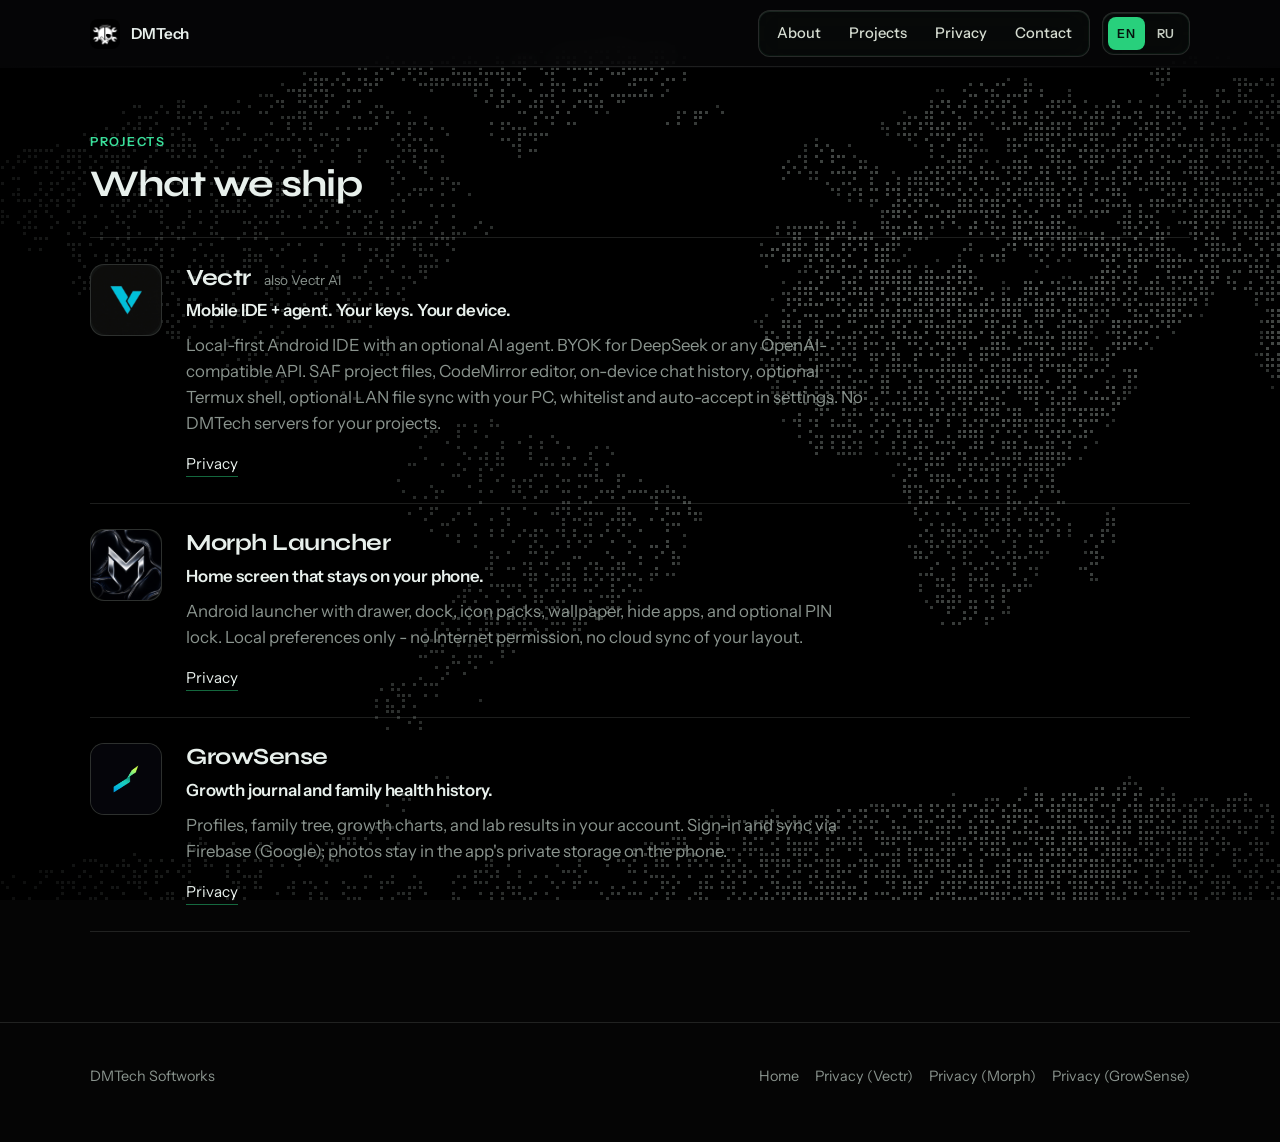
<file: projects.html>
<!DOCTYPE html>
<html lang="en">
<head>
  <meta charset="utf-8" />
  <meta name="viewport" content="width=device-width, initial-scale=1" />
  <title>Projects - DMTech Softworks</title>
  <meta name="description" content="Projects by DMTech Softworks - Vectr, Morph Launcher, and more." />
  <meta name="theme-color" content="#0b0b0b" />
  <link rel="icon" href="logo/logo.png" type="image/png" />
  <link rel="preconnect" href="https://fonts.googleapis.com" />
  <link rel="preconnect" href="https://fonts.gstatic.com" crossorigin />
  <link href="https://fonts.googleapis.com/css2?family=Instrument+Sans:wght@400;500;600;700&family=Syne:wght@600;700;800&display=swap" rel="stylesheet" />
  <link rel="stylesheet" href="css/styles.css" />
</head>
<body>
  <canvas id="bg-canvas" class="bg-canvas" aria-hidden="true"></canvas>

  <div class="page">
    <header class="site-header">
      <div class="nav-inner">
        <a class="brand-mark" href="index.html">
          <img src="logo/logo.png" alt="" width="30" height="30" />
          <span>DMTech</span>
        </a>

        <button class="nav-toggle" type="button" data-nav-toggle aria-expanded="false" data-i18n-aria="nav.open">
          <span></span><span></span><span></span>
        </button>

        <div class="nav-panel" data-nav-panel>
          <ul class="nav-links">
            <li><a href="index.html#about" data-i18n="nav.about">About</a></li>
            <li><a href="projects.html" data-i18n="nav.projects">Projects</a></li>
            <li><a href="privacy/" data-i18n="nav.privacy">Privacy</a></li>
            <li><a href="index.html#contact" data-i18n="nav.contact">Contact</a></li>
          </ul>
          <div class="lang-switch" role="group" data-i18n-aria="lang.label" aria-label="Language">
            <button type="button" data-lang-btn="en">EN</button>
            <button type="button" data-lang-btn="ru">RU</button>
          </div>
        </div>
      </div>
    </header>

    <main>
      <section class="section" style="border-top: 0; padding-top: clamp(2.5rem, 8vh, 4rem);">
        <div class="wrap reveal is-in">
          <p class="eyebrow" data-i18n="projects.eyebrow">Projects</p>
          <h2 data-i18n="projects.title">What we ship</h2>
          <div class="project-list" data-projects></div>
        </div>
      </section>
    </main>

    <footer class="site-footer">
      <div class="wrap footer-inner">
        <p>DMTech Softworks</p>
        <div class="footer-links">
          <a href="index.html" data-i18n="footer.home">Home</a>
          <a href="privacy/" data-i18n="footer.privacyVectr">Privacy (Vectr)</a>
          <a href="privacy/morph-launcher/" data-i18n="footer.privacyMorph">Privacy (Morph)</a>
          <a href="privacy/growsense/" data-i18n="footer.privacyGrow">Privacy (GrowSense)</a>
        </div>
      </div>
    </footer>
  </div>

  <script src="js/i18n.js"></script>
  <script src="js/bg.js?v=11"></script>
  <script src="js/main.js"></script>
</body>
</html>
</file>
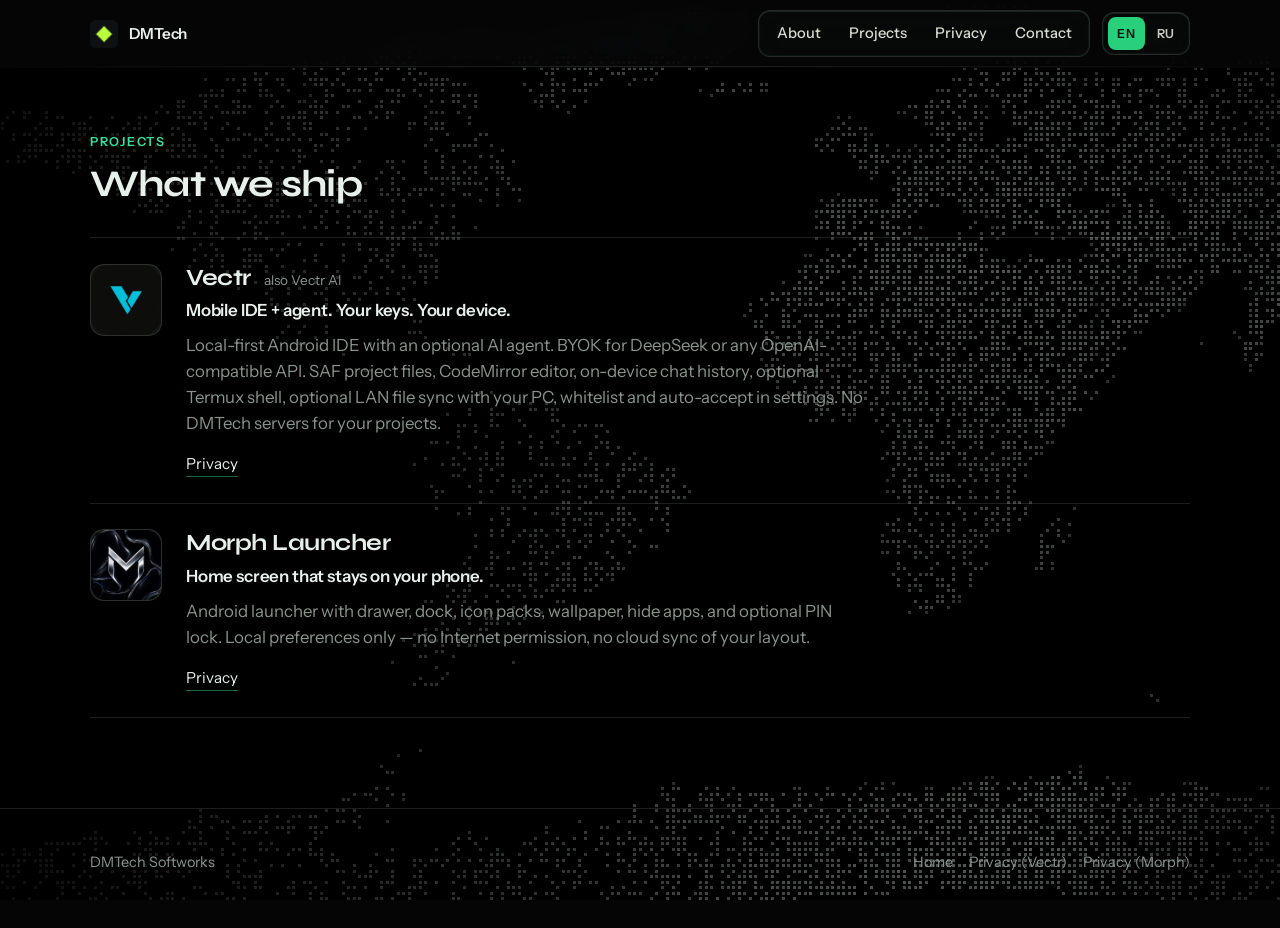
<file: site/projects.html>
<!DOCTYPE html>
<html lang="en">
<head>
  <meta charset="utf-8" />
  <meta name="viewport" content="width=device-width, initial-scale=1" />
  <title>Projects - DMTech Softworks</title>
  <meta name="description" content="Projects by DMTech Softworks - Vectr, Morph Launcher, and more." />
  <meta name="theme-color" content="#0b0b0b" />
  <link rel="icon" href="logo/logo.png" type="image/png" />
  <link rel="preconnect" href="https://fonts.googleapis.com" />
  <link rel="preconnect" href="https://fonts.gstatic.com" crossorigin />
  <link href="https://fonts.googleapis.com/css2?family=Instrument+Sans:wght@400;500;600;700&family=Syne:wght@600;700;800&display=swap" rel="stylesheet" />
  <link rel="stylesheet" href="css/styles.css" />
</head>
<body>
  <canvas id="bg-canvas" class="bg-canvas" aria-hidden="true"></canvas>

  <div class="page">
    <header class="site-header">
      <div class="nav-inner">
        <a class="brand-mark" href="index.html">
          <img src="logo/logo.png" alt="" width="28" height="28" />
          <span>DMTech</span>
        </a>

        <button class="nav-toggle" type="button" data-nav-toggle aria-expanded="false" data-i18n-aria="nav.open">
          <span></span><span></span><span></span>
        </button>

        <div class="nav-panel" data-nav-panel>
          <ul class="nav-links">
            <li><a href="index.html#about" data-i18n="nav.about">About</a></li>
            <li><a href="projects.html" data-i18n="nav.projects">Projects</a></li>
            <li><a href="privacy/" data-i18n="nav.privacy">Privacy</a></li>
            <li><a href="index.html#contact" data-i18n="nav.contact">Contact</a></li>
          </ul>
          <div class="lang-switch" role="group" data-i18n-aria="lang.label" aria-label="Language">
            <button type="button" data-lang-btn="en">EN</button>
            <button type="button" data-lang-btn="ru">RU</button>
          </div>
        </div>
      </div>
    </header>

    <main>
      <section class="section" style="border-top: 0; padding-top: clamp(2.5rem, 8vh, 4rem);">
        <div class="wrap reveal is-in">
          <p class="eyebrow" data-i18n="projects.eyebrow">Projects</p>
          <h2 data-i18n="projects.title">What we ship</h2>
          <div class="project-list" data-projects></div>
        </div>
      </section>
    </main>

    <footer class="site-footer">
      <div class="wrap footer-inner">
        <p>DMTech Softworks</p>
        <div class="footer-links">
          <a href="index.html" data-i18n="footer.home">Home</a>
          <a href="privacy/" data-i18n="footer.privacyVectr">Privacy (Vectr)</a>
          <a href="privacy/morph-launcher/" data-i18n="footer.privacyMorph">Privacy (Morph)</a>
        </div>
      </div>
    </footer>
  </div>

  <script src="js/i18n.js"></script>
  <script src="js/bg.js?v=11"></script>
  <script src="js/main.js"></script>
</body>
</html>
</file>
<file: css/styles.css>
:root {
  --bg: #050505;
  --bg-elev: #121413;
  --ink: #e8f0ec;
  --muted: #8a948e;
  --line: rgba(232, 240, 236, 0.12);
  --accent: #28d07c;
  --accent-2: #39e09b;
  --accent-ink: #06140e;
  --accent-rgb: 40, 208, 124;
  --danger-soft: #ff6b6b;
  /* без Arial Narrow - он и давал «приплюснутость» на фолбэке */
  --font-display: "Syne", "Segoe UI", system-ui, sans-serif;
  --font-body: "Instrument Sans", "Segoe UI", system-ui, sans-serif;
  --max: 1100px;
  --pad: clamp(1.25rem, 4vw, 2.5rem);
  --nav-h: 4.25rem;
}

*,
*::before,
*::after {
  box-sizing: border-box;
}

html {
  scroll-behavior: smooth;
}

body {
  margin: 0;
  min-height: 100vh;
  color: var(--ink);
  background: var(--bg);
  font-family: var(--font-body);
  font-size: 1.05rem;
  line-height: 1.55;
  -webkit-font-smoothing: antialiased;
  text-rendering: optimizeLegibility;
}

body.nav-open {
  overflow: hidden;
}

img {
  max-width: 100%;
  display: block;
}

a {
  color: var(--accent);
  text-decoration-thickness: 1px;
  text-underline-offset: 0.18em;
}

a:hover {
  color: var(--accent-2);
}

:focus-visible {
  outline: 2px solid var(--accent);
  outline-offset: 3px;
}

.lang-switch button:focus-visible,
.nav-toggle:focus-visible,
.btn:focus-visible {
  outline-offset: 2px;
}

.bg-canvas {
  position: fixed;
  inset: 0;
  width: 100%;
  height: 100%;
  z-index: 0;
  pointer-events: none;
}

.page {
  position: relative;
  z-index: 2;
}

.wrap {
  width: min(100% - var(--pad) * 2, var(--max));
  margin-inline: auto;
}

/* NAV */
.site-header {
  position: sticky;
  top: 0;
  z-index: 20;
  height: var(--nav-h);
  display: flex;
  align-items: center;
  backdrop-filter: blur(12px);
  background: rgba(7, 8, 9, 0.72);
  border-bottom: 1px solid transparent;
  transition: border-color 0.3s ease, background 0.3s ease;
}

.site-header::after {
  content: "";
  position: absolute;
  inset: auto 0 0;
  height: 1px;
  background: linear-gradient(90deg, transparent, var(--line), transparent);
}

.nav-inner {
  display: flex;
  align-items: center;
  justify-content: space-between;
  gap: 1rem;
  width: min(100% - var(--pad) * 2, var(--max));
  margin-inline: auto;
}

.brand-mark {
  display: inline-flex;
  align-items: center;
  gap: 0.7rem;
  color: var(--ink);
  text-decoration: none;
  font-family: var(--font-body);
  font-weight: 600;
  letter-spacing: -0.01em;
  font-size: 0.95rem;
}

.brand-mark img {
  width: 30px;
  height: 30px;
  border-radius: 8px;
  object-fit: cover;
  flex-shrink: 0;
}

.brand-mark:hover {
  color: var(--accent);
}

.nav-panel {
  display: flex;
  align-items: center;
  gap: 0.75rem;
}

/* Liquid glass pills: links + lang */
.nav-links,
.lang-switch {
  isolation: isolate;
  background: rgba(8, 10, 9, 0.82);
  border: 1px solid rgba(238, 242, 236, 0.14);
  box-shadow:
    inset 0 1px 0 rgba(255, 255, 255, 0.07),
    inset 0 0 0 1px rgba(var(--accent-rgb), 0.05);
  -webkit-backdrop-filter: blur(16px) saturate(1.25);
  backdrop-filter: blur(16px) saturate(1.25);
}

@supports not ((backdrop-filter: blur(1px)) or (-webkit-backdrop-filter: blur(1px))) {
  .nav-links,
  .lang-switch,
  .nav-panel {
    background: rgba(7, 8, 9, 0.96);
  }
}

.nav-links {
  display: flex;
  align-items: center;
  gap: 0.35rem;
  list-style: none;
  margin: 0;
  padding: 0.28rem 0.4rem;
  border-radius: 12px;
}

.nav-links a {
  display: block;
  color: #d4dbd0;
  text-decoration: none;
  font-size: 0.92rem;
  font-weight: 500;
  padding: 0.4rem 0.7rem;
  border-radius: 8px;
  transition: color 0.2s ease, background 0.2s ease;
}

.nav-links a:hover {
  color: var(--ink);
  background: rgba(var(--accent-rgb), 0.1);
}

.lang-switch {
  display: inline-flex;
  align-items: center;
  gap: 0.15rem;
  border-radius: 12px;
  padding: 0.28rem;
}

.lang-switch button {
  appearance: none;
  border: 0;
  background: transparent;
  color: #c5cdc2;
  font: inherit;
  font-size: 0.78rem;
  font-weight: 600;
  letter-spacing: 0.04em;
  padding: 0.4rem 0.6rem;
  border-radius: 8px;
  cursor: pointer;
  transition: background 0.2s ease, color 0.2s ease;
}

.lang-switch button.is-active {
  background: var(--accent);
  color: var(--accent-ink);
}

.nav-toggle {
  display: none;
  width: 42px;
  height: 42px;
  border: 1px solid var(--line);
  border-radius: 8px;
  background: rgba(14, 17, 16, 0.8);
  color: var(--ink);
  cursor: pointer;
}

.nav-toggle span {
  display: block;
  width: 18px;
  height: 1.5px;
  margin: 4px auto;
  background: currentColor;
}

/* HERO */
.hero {
  min-height: calc(100svh - var(--nav-h));
  display: grid;
  align-items: end;
  padding: clamp(2rem, 6vh, 4rem) 0 clamp(3rem, 8vh, 5rem);
}

.hero-grid {
  display: grid;
  gap: 2rem;
  align-items: end;
}

.hero-brand {
  margin: 0 0 1rem;
  font-family: var(--font-display);
  font-weight: 700;
  font-size: clamp(2.4rem, 7.5vw, 4.6rem);
  line-height: 1.05;
  letter-spacing: -0.02em;
  max-width: 14ch;
  font-stretch: normal;
  font-synthesis: none;
}

.hero-brand span {
  display: block;
  color: var(--accent);
}

.hero-headline {
  margin: 0 0 0.85rem;
  font-family: var(--font-body);
  font-weight: 600;
  font-size: clamp(1.2rem, 2.4vw, 1.55rem);
  letter-spacing: -0.015em;
  line-height: 1.3;
  max-width: 28ch;
}

.hero-sub {
  margin: 0 0 1.75rem;
  color: var(--muted);
  max-width: 38ch;
  font-size: 1.05rem;
}

.cta-row {
  display: flex;
  flex-wrap: wrap;
  gap: 0.75rem 1rem;
  align-items: center;
}

.btn {
  display: inline-flex;
  align-items: center;
  justify-content: center;
  gap: 0.45rem;
  min-height: 2.85rem;
  padding: 0.7rem 1.2rem;
  border-radius: 10px;
  border: 1px solid transparent;
  font: inherit;
  font-weight: 600;
  letter-spacing: -0.01em;
  text-decoration: none;
  cursor: pointer;
  transition: transform 0.2s ease, background 0.2s ease, color 0.2s ease, border-color 0.2s ease;
}

.btn:active {
  transform: translateY(1px);
}

.btn-primary {
  background: var(--accent);
  color: var(--accent-ink);
}

.btn-primary:hover {
  background: var(--accent-2);
  color: var(--accent-ink);
}

.btn-ghost {
  background: transparent;
  color: var(--ink);
  border-color: var(--line);
}

.btn-ghost:hover {
  border-color: rgba(var(--accent-rgb), 0.5);
  color: var(--accent);
}

/* SECTIONS */
.section {
  padding: clamp(3.5rem, 10vh, 6rem) 0;
  border-top: 1px solid var(--line);
}

.eyebrow {
  margin: 0 0 0.65rem;
  color: var(--accent-2);
  font-size: 0.78rem;
  font-weight: 600;
  letter-spacing: 0.14em;
  text-transform: uppercase;
}

.section h2 {
  margin: 0 0 1rem;
  font-family: var(--font-display);
  font-weight: 700;
  font-size: clamp(1.7rem, 3.6vw, 2.35rem);
  letter-spacing: -0.02em;
  line-height: 1.15;
  max-width: 18ch;
  font-synthesis: none;
}

.lead {
  margin: 0 0 0.9rem;
  color: var(--muted);
  max-width: 54ch;
}

.muted {
  color: var(--muted);
}

.reveal {
  opacity: 0;
  transform: translateY(18px);
  transition: opacity 0.7s ease, transform 0.7s ease;
}

.reveal.is-in {
  opacity: 1;
  transform: none;
}

@media (prefers-reduced-motion: reduce) {
  .reveal {
    opacity: 1;
    transform: none;
    transition: none;
  }
}

/* PROJECTS - editorial list, not card grid */
.project-list {
  display: grid;
  gap: 0;
  margin-top: 2rem;
}

.project {
  display: grid;
  grid-template-columns: auto 1fr;
  gap: 1.25rem 1.5rem;
  padding: 1.6rem 0;
  border-top: 1px solid var(--line);
  align-items: start;
}

.project:last-child {
  border-bottom: 1px solid var(--line);
}

.project-icon-wrap {
  width: 72px;
  height: 72px;
  border-radius: 14px;
  overflow: hidden;
  border: 1px solid var(--line);
  background: var(--bg-elev);
}

.project-icon {
  width: 100%;
  height: 100%;
  object-fit: cover;
}

.project-head {
  display: flex;
  flex-wrap: wrap;
  align-items: baseline;
  gap: 0.5rem 0.85rem;
  margin-bottom: 0.35rem;
}

.project-name {
  margin: 0;
  font-family: var(--font-display);
  font-weight: 700;
  font-size: 1.45rem;
  letter-spacing: -0.02em;
  line-height: 1.2;
  font-synthesis: none;
}

.project-aka {
  color: var(--muted);
  font-size: 0.85rem;
}

.project-tagline {
  margin: 0 0 0.55rem;
  font-weight: 600;
  letter-spacing: -0.01em;
}

.project-desc {
  margin: 0;
  color: var(--muted);
  max-width: 62ch;
}

.project-links {
  display: flex;
  flex-wrap: wrap;
  gap: 0.85rem 1.25rem;
  margin-top: 1rem;
}

.text-link {
  color: var(--ink);
  text-decoration: none;
  border-bottom: 1px solid rgba(var(--accent-rgb), 0.5);
  padding-bottom: 0.05rem;
  font-size: 0.95rem;
}

.text-link:hover {
  color: var(--accent);
  border-bottom-color: var(--accent);
}

/* CONTACT */
.contact-list {
  list-style: none;
  margin: 1.75rem 0 0;
  padding: 0;
  display: grid;
  gap: 1rem;
}

.contact-list a {
  display: grid;
  gap: 0.15rem;
  text-decoration: none;
  color: inherit;
  padding-bottom: 1rem;
  border-bottom: 1px solid var(--line);
  max-width: 28rem;
  transition: color 0.2s ease;
}

.contact-list a:hover {
  color: var(--accent);
}

.contact-list .label {
  color: var(--muted);
  font-family: var(--font-body);
  font-size: 0.8rem;
  font-weight: 600;
  letter-spacing: 0.06em;
  text-transform: uppercase;
}

.contact-list .value {
  font-family: var(--font-body);
  font-weight: 600;
  font-size: 1.2rem;
  letter-spacing: -0.01em;
  line-height: 1.35;
  word-break: break-word;
}

/* FOOTER */
.site-footer {
  border-top: 1px solid var(--line);
  padding: 1.75rem 0 2.5rem;
}

.footer-inner {
  display: flex;
  flex-wrap: wrap;
  gap: 0.75rem 1.5rem;
  justify-content: space-between;
  align-items: center;
  color: var(--muted);
  font-size: 0.9rem;
}

.footer-links {
  display: flex;
  gap: 1rem;
}

.footer-links a {
  color: var(--muted);
  text-decoration: none;
}

.footer-links a:hover {
  color: var(--accent);
}

/* PRIVACY */
.privacy-page {
  padding: clamp(2rem, 6vh, 3.5rem) 0 4rem;
}

.privacy-page h1 {
  margin: 0.5rem 0 0.5rem;
  font-family: var(--font-display);
  font-weight: 700;
  font-size: clamp(1.7rem, 3.6vw, 2.4rem);
  letter-spacing: -0.02em;
  line-height: 1.15;
  font-synthesis: none;
}

.privacy-meta {
  color: var(--muted);
  margin: 0 0 2rem;
}

.policy-block h2 {
  margin: 2rem 0 0.75rem;
  font-family: var(--font-body);
  font-weight: 600;
  font-size: 1.1rem;
  letter-spacing: -0.01em;
  color: var(--ink);
  max-width: none;
}

.policy-block p,
.policy-block li {
  color: var(--muted);
  max-width: 68ch;
}

.policy-block ul {
  padding-left: 1.15rem;
  margin: 0.5rem 0 0;
}

.policy-block li {
  margin: 0.35rem 0;
}

.back-link {
  display: inline-flex;
  color: var(--muted);
  text-decoration: none;
  font-size: 0.92rem;
  margin-bottom: 1rem;
}

.back-link:hover {
  color: var(--accent);
}

/* RESPONSIVE */
@media (max-width: 820px) {
  .nav-toggle {
    display: inline-flex;
    align-items: center;
    justify-content: center;
    flex-direction: column;
  }

  /* Drawer = same frosted texture as .site-header toolbar */
  .nav-panel {
    position: fixed;
    top: var(--nav-h);
    left: 0;
    right: 0;
    z-index: 21;
    flex-direction: column;
    align-items: stretch;
    gap: 1rem;
    max-height: min(70vh, calc(100svh - var(--nav-h)));
    overflow: auto;
    padding: 0.85rem var(--pad) 1.15rem;
    background: rgba(7, 8, 9, 0.72);
    border: 0;
    border-bottom: 1px solid transparent;
    border-radius: 0;
    box-shadow: none;
    -webkit-backdrop-filter: blur(12px);
    backdrop-filter: blur(12px);
    transform: translateY(-6px);
    opacity: 0;
    pointer-events: none;
    transition: opacity 0.22s ease, transform 0.22s ease;
  }

  .nav-panel::after {
    content: "";
    position: absolute;
    inset: auto 0 0;
    height: 1px;
    background: linear-gradient(90deg, transparent, var(--line), transparent);
    pointer-events: none;
  }

  @supports not ((backdrop-filter: blur(1px)) or (-webkit-backdrop-filter: blur(1px))) {
    .nav-panel {
      background: rgba(7, 8, 9, 0.94);
    }
  }

  body.nav-open .nav-panel {
    opacity: 1;
    pointer-events: auto;
    transform: none;
  }

  body.nav-open .site-header {
    border-bottom-color: transparent;
  }

  .nav-links {
    flex-direction: column;
    align-items: stretch;
    gap: 0.15rem;
    padding: 0;
    background: transparent;
    border: 0;
    box-shadow: none;
    -webkit-backdrop-filter: none;
    backdrop-filter: none;
    isolation: auto;
  }

  .nav-links a {
    font-size: 1.1rem;
    font-family: var(--font-body);
    font-weight: 500;
    color: var(--ink);
    padding: 0.7rem 0.15rem;
    border-radius: 0;
    text-shadow: none;
  }

  .nav-links a:hover {
    background: transparent;
    color: var(--accent);
  }

  .lang-switch {
    align-self: flex-start;
    justify-content: flex-start;
  }

  .project {
    grid-template-columns: 1fr;
  }
}
</file>
<file: site/css/styles.css>
:root {
  --bg: #050505;
  --bg-elev: #121413;
  --ink: #e8f0ec;
  --muted: #8a948e;
  --line: rgba(232, 240, 236, 0.12);
  --accent: #28d07c;
  --accent-2: #39e09b;
  --accent-ink: #06140e;
  --accent-rgb: 40, 208, 124;
  --danger-soft: #ff6b6b;
  /* без Arial Narrow - он и давал «приплюснутость» на фолбэке */
  --font-display: "Syne", "Segoe UI", system-ui, sans-serif;
  --font-body: "Instrument Sans", "Segoe UI", system-ui, sans-serif;
  --max: 1100px;
  --pad: clamp(1.25rem, 4vw, 2.5rem);
  --nav-h: 4.25rem;
}

*,
*::before,
*::after {
  box-sizing: border-box;
}

html {
  scroll-behavior: smooth;
}

body {
  margin: 0;
  min-height: 100vh;
  color: var(--ink);
  background: var(--bg);
  font-family: var(--font-body);
  font-size: 1.05rem;
  line-height: 1.55;
  -webkit-font-smoothing: antialiased;
  text-rendering: optimizeLegibility;
}

body.nav-open {
  overflow: hidden;
}

img {
  max-width: 100%;
  display: block;
}

a {
  color: var(--accent);
  text-decoration-thickness: 1px;
  text-underline-offset: 0.18em;
}

a:hover {
  color: var(--accent-2);
}

:focus-visible {
  outline: 2px solid var(--accent);
  outline-offset: 3px;
}

.lang-switch button:focus-visible,
.nav-toggle:focus-visible,
.btn:focus-visible {
  outline-offset: 2px;
}

.bg-canvas {
  position: fixed;
  inset: 0;
  width: 100%;
  height: 100%;
  z-index: 0;
  pointer-events: none;
}

.page {
  position: relative;
  z-index: 2;
}

.wrap {
  width: min(100% - var(--pad) * 2, var(--max));
  margin-inline: auto;
}

/* NAV */
.site-header {
  position: sticky;
  top: 0;
  z-index: 20;
  height: var(--nav-h);
  display: flex;
  align-items: center;
  backdrop-filter: blur(12px);
  background: rgba(7, 8, 9, 0.72);
  border-bottom: 1px solid transparent;
  transition: border-color 0.3s ease, background 0.3s ease;
}

.site-header::after {
  content: "";
  position: absolute;
  inset: auto 0 0;
  height: 1px;
  background: linear-gradient(90deg, transparent, var(--line), transparent);
}

.nav-inner {
  display: flex;
  align-items: center;
  justify-content: space-between;
  gap: 1rem;
  width: min(100% - var(--pad) * 2, var(--max));
  margin-inline: auto;
}

.brand-mark {
  display: inline-flex;
  align-items: center;
  gap: 0.7rem;
  color: var(--ink);
  text-decoration: none;
  font-family: var(--font-body);
  font-weight: 600;
  letter-spacing: -0.01em;
  font-size: 0.95rem;
}

.brand-mark img {
  width: 28px;
  height: 28px;
  border-radius: 6px;
  object-fit: contain;
  flex-shrink: 0;
}

.brand-mark:hover {
  color: var(--accent);
}

.nav-panel {
  display: flex;
  align-items: center;
  gap: 0.75rem;
}

/* Liquid glass pills: links + lang */
.nav-links,
.lang-switch {
  isolation: isolate;
  background: rgba(8, 10, 9, 0.82);
  border: 1px solid rgba(238, 242, 236, 0.14);
  box-shadow:
    inset 0 1px 0 rgba(255, 255, 255, 0.07),
    inset 0 0 0 1px rgba(var(--accent-rgb), 0.05);
  -webkit-backdrop-filter: blur(16px) saturate(1.25);
  backdrop-filter: blur(16px) saturate(1.25);
}

@supports not ((backdrop-filter: blur(1px)) or (-webkit-backdrop-filter: blur(1px))) {
  .nav-links,
  .lang-switch,
  .nav-panel {
    background: rgba(7, 8, 9, 0.96);
  }
}

.nav-links {
  display: flex;
  align-items: center;
  gap: 0.35rem;
  list-style: none;
  margin: 0;
  padding: 0.28rem 0.4rem;
  border-radius: 12px;
}

.nav-links a {
  display: block;
  color: #d4dbd0;
  text-decoration: none;
  font-size: 0.92rem;
  font-weight: 500;
  padding: 0.4rem 0.7rem;
  border-radius: 8px;
  transition: color 0.2s ease, background 0.2s ease;
}

.nav-links a:hover {
  color: var(--ink);
  background: rgba(var(--accent-rgb), 0.1);
}

.lang-switch {
  display: inline-flex;
  align-items: center;
  gap: 0.15rem;
  border-radius: 12px;
  padding: 0.28rem;
}

.lang-switch button {
  appearance: none;
  border: 0;
  background: transparent;
  color: #c5cdc2;
  font: inherit;
  font-size: 0.78rem;
  font-weight: 600;
  letter-spacing: 0.04em;
  padding: 0.4rem 0.6rem;
  border-radius: 8px;
  cursor: pointer;
  transition: background 0.2s ease, color 0.2s ease;
}

.lang-switch button.is-active {
  background: var(--accent);
  color: var(--accent-ink);
}

.nav-toggle {
  display: none;
  width: 42px;
  height: 42px;
  border: 1px solid var(--line);
  border-radius: 8px;
  background: rgba(14, 17, 16, 0.8);
  color: var(--ink);
  cursor: pointer;
}

.nav-toggle span {
  display: block;
  width: 18px;
  height: 1.5px;
  margin: 4px auto;
  background: currentColor;
}

/* HERO */
.hero {
  min-height: calc(100svh - var(--nav-h));
  display: grid;
  align-items: end;
  padding: clamp(2rem, 6vh, 4rem) 0 clamp(3rem, 8vh, 5rem);
}

.hero-grid {
  display: grid;
  gap: 2rem;
  align-items: end;
}

.hero-brand {
  margin: 0 0 1rem;
  font-family: var(--font-display);
  font-weight: 700;
  font-size: clamp(2.4rem, 7.5vw, 4.6rem);
  line-height: 1.05;
  letter-spacing: -0.02em;
  max-width: 14ch;
  font-stretch: normal;
  font-synthesis: none;
}

.hero-brand span {
  display: block;
  color: var(--accent);
}

.hero-headline {
  margin: 0 0 0.85rem;
  font-family: var(--font-body);
  font-weight: 600;
  font-size: clamp(1.2rem, 2.4vw, 1.55rem);
  letter-spacing: -0.015em;
  line-height: 1.3;
  max-width: 28ch;
}

.hero-sub {
  margin: 0 0 1.75rem;
  color: var(--muted);
  max-width: 38ch;
  font-size: 1.05rem;
}

.cta-row {
  display: flex;
  flex-wrap: wrap;
  gap: 0.75rem 1rem;
  align-items: center;
}

.btn {
  display: inline-flex;
  align-items: center;
  justify-content: center;
  gap: 0.45rem;
  min-height: 2.85rem;
  padding: 0.7rem 1.2rem;
  border-radius: 10px;
  border: 1px solid transparent;
  font: inherit;
  font-weight: 600;
  letter-spacing: -0.01em;
  text-decoration: none;
  cursor: pointer;
  transition: transform 0.2s ease, background 0.2s ease, color 0.2s ease, border-color 0.2s ease;
}

.btn:active {
  transform: translateY(1px);
}

.btn-primary {
  background: var(--accent);
  color: var(--accent-ink);
}

.btn-primary:hover {
  background: var(--accent-2);
  color: var(--accent-ink);
}

.btn-ghost {
  background: transparent;
  color: var(--ink);
  border-color: var(--line);
}

.btn-ghost:hover {
  border-color: rgba(var(--accent-rgb), 0.5);
  color: var(--accent);
}

/* SECTIONS */
.section {
  padding: clamp(3.5rem, 10vh, 6rem) 0;
  border-top: 1px solid var(--line);
}

.eyebrow {
  margin: 0 0 0.65rem;
  color: var(--accent-2);
  font-size: 0.78rem;
  font-weight: 600;
  letter-spacing: 0.14em;
  text-transform: uppercase;
}

.section h2 {
  margin: 0 0 1rem;
  font-family: var(--font-display);
  font-weight: 700;
  font-size: clamp(1.7rem, 3.6vw, 2.35rem);
  letter-spacing: -0.02em;
  line-height: 1.15;
  max-width: 18ch;
  font-synthesis: none;
}

.lead {
  margin: 0 0 0.9rem;
  color: var(--muted);
  max-width: 54ch;
}

.muted {
  color: var(--muted);
}

.reveal {
  opacity: 0;
  transform: translateY(18px);
  transition: opacity 0.7s ease, transform 0.7s ease;
}

.reveal.is-in {
  opacity: 1;
  transform: none;
}

@media (prefers-reduced-motion: reduce) {
  .reveal {
    opacity: 1;
    transform: none;
    transition: none;
  }
}

/* PROJECTS - editorial list, not card grid */
.project-list {
  display: grid;
  gap: 0;
  margin-top: 2rem;
}

.project {
  display: grid;
  grid-template-columns: auto 1fr;
  gap: 1.25rem 1.5rem;
  padding: 1.6rem 0;
  border-top: 1px solid var(--line);
  align-items: start;
}

.project:last-child {
  border-bottom: 1px solid var(--line);
}

.project-icon-wrap {
  width: 72px;
  height: 72px;
  border-radius: 14px;
  overflow: hidden;
  border: 1px solid var(--line);
  background: var(--bg-elev);
}

.project-icon {
  width: 100%;
  height: 100%;
  object-fit: cover;
}

.project-head {
  display: flex;
  flex-wrap: wrap;
  align-items: baseline;
  gap: 0.5rem 0.85rem;
  margin-bottom: 0.35rem;
}

.project-name {
  margin: 0;
  font-family: var(--font-display);
  font-weight: 700;
  font-size: 1.45rem;
  letter-spacing: -0.02em;
  line-height: 1.2;
  font-synthesis: none;
}

.project-aka {
  color: var(--muted);
  font-size: 0.85rem;
}

.project-tagline {
  margin: 0 0 0.55rem;
  font-weight: 600;
  letter-spacing: -0.01em;
}

.project-desc {
  margin: 0;
  color: var(--muted);
  max-width: 62ch;
}

.project-links {
  display: flex;
  flex-wrap: wrap;
  gap: 0.85rem 1.25rem;
  margin-top: 1rem;
}

.text-link {
  color: var(--ink);
  text-decoration: none;
  border-bottom: 1px solid rgba(var(--accent-rgb), 0.5);
  padding-bottom: 0.05rem;
  font-size: 0.95rem;
}

.text-link:hover {
  color: var(--accent);
  border-bottom-color: var(--accent);
}

/* CONTACT */
.contact-list {
  list-style: none;
  margin: 1.75rem 0 0;
  padding: 0;
  display: grid;
  gap: 1rem;
}

.contact-list a {
  display: grid;
  gap: 0.15rem;
  text-decoration: none;
  color: inherit;
  padding-bottom: 1rem;
  border-bottom: 1px solid var(--line);
  max-width: 28rem;
  transition: color 0.2s ease;
}

.contact-list a:hover {
  color: var(--accent);
}

.contact-list .label {
  color: var(--muted);
  font-family: var(--font-body);
  font-size: 0.8rem;
  font-weight: 600;
  letter-spacing: 0.06em;
  text-transform: uppercase;
}

.contact-list .value {
  font-family: var(--font-body);
  font-weight: 600;
  font-size: 1.2rem;
  letter-spacing: -0.01em;
  line-height: 1.35;
  word-break: break-word;
}

/* FOOTER */
.site-footer {
  border-top: 1px solid var(--line);
  padding: 1.75rem 0 2.5rem;
}

.footer-inner {
  display: flex;
  flex-wrap: wrap;
  gap: 0.75rem 1.5rem;
  justify-content: space-between;
  align-items: center;
  color: var(--muted);
  font-size: 0.9rem;
}

.footer-links {
  display: flex;
  gap: 1rem;
}

.footer-links a {
  color: var(--muted);
  text-decoration: none;
}

.footer-links a:hover {
  color: var(--accent);
}

/* PRIVACY */
.privacy-page {
  padding: clamp(2rem, 6vh, 3.5rem) 0 4rem;
}

.privacy-page h1 {
  margin: 0.5rem 0 0.5rem;
  font-family: var(--font-display);
  font-weight: 700;
  font-size: clamp(1.7rem, 3.6vw, 2.4rem);
  letter-spacing: -0.02em;
  line-height: 1.15;
  font-synthesis: none;
}

.privacy-meta {
  color: var(--muted);
  margin: 0 0 2rem;
}

.policy-block h2 {
  margin: 2rem 0 0.75rem;
  font-family: var(--font-body);
  font-weight: 600;
  font-size: 1.1rem;
  letter-spacing: -0.01em;
  color: var(--ink);
  max-width: none;
}

.policy-block p,
.policy-block li {
  color: var(--muted);
  max-width: 68ch;
}

.policy-block ul {
  padding-left: 1.15rem;
  margin: 0.5rem 0 0;
}

.policy-block li {
  margin: 0.35rem 0;
}

.back-link {
  display: inline-flex;
  color: var(--muted);
  text-decoration: none;
  font-size: 0.92rem;
  margin-bottom: 1rem;
}

.back-link:hover {
  color: var(--accent);
}

/* RESPONSIVE */
@media (max-width: 820px) {
  .nav-toggle {
    display: inline-flex;
    align-items: center;
    justify-content: center;
    flex-direction: column;
  }

  /* Drawer = same frosted texture as .site-header toolbar */
  .nav-panel {
    position: fixed;
    top: var(--nav-h);
    left: 0;
    right: 0;
    z-index: 21;
    flex-direction: column;
    align-items: stretch;
    gap: 1rem;
    max-height: min(70vh, calc(100svh - var(--nav-h)));
    overflow: auto;
    padding: 0.85rem var(--pad) 1.15rem;
    background: rgba(7, 8, 9, 0.72);
    border: 0;
    border-bottom: 1px solid transparent;
    border-radius: 0;
    box-shadow: none;
    -webkit-backdrop-filter: blur(12px);
    backdrop-filter: blur(12px);
    transform: translateY(-6px);
    opacity: 0;
    pointer-events: none;
    transition: opacity 0.22s ease, transform 0.22s ease;
  }

  .nav-panel::after {
    content: "";
    position: absolute;
    inset: auto 0 0;
    height: 1px;
    background: linear-gradient(90deg, transparent, var(--line), transparent);
    pointer-events: none;
  }

  @supports not ((backdrop-filter: blur(1px)) or (-webkit-backdrop-filter: blur(1px))) {
    .nav-panel {
      background: rgba(7, 8, 9, 0.94);
    }
  }

  body.nav-open .nav-panel {
    opacity: 1;
    pointer-events: auto;
    transform: none;
  }

  body.nav-open .site-header {
    border-bottom-color: transparent;
  }

  .nav-links {
    flex-direction: column;
    align-items: stretch;
    gap: 0.15rem;
    padding: 0;
    background: transparent;
    border: 0;
    box-shadow: none;
    -webkit-backdrop-filter: none;
    backdrop-filter: none;
    isolation: auto;
  }

  .nav-links a {
    font-size: 1.1rem;
    font-family: var(--font-body);
    font-weight: 500;
    color: var(--ink);
    padding: 0.7rem 0.15rem;
    border-radius: 0;
    text-shadow: none;
  }

  .nav-links a:hover {
    background: transparent;
    color: var(--accent);
  }

  .lang-switch {
    align-self: flex-start;
    justify-content: flex-start;
  }

  .project {
    grid-template-columns: 1fr;
  }
}
</file>
